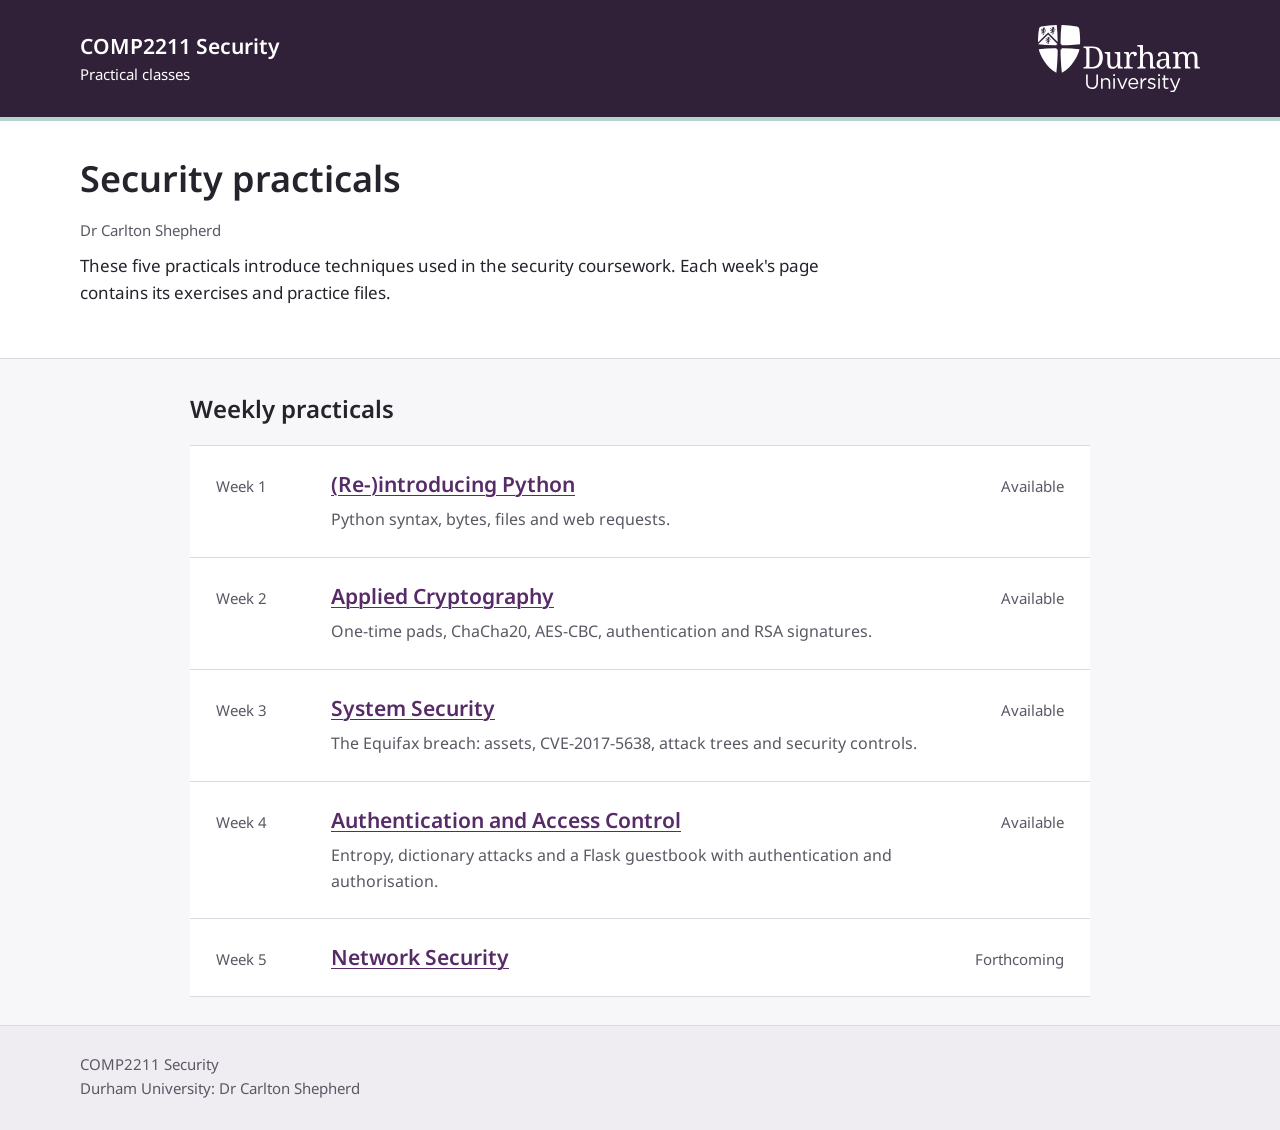
<file: index.html>
<!DOCTYPE html>
<html lang="en-GB">
<head>
<meta charset="utf-8">
<meta name="viewport" content="width=device-width, initial-scale=1">
<meta name="color-scheme" content="light">
<title>Security practicals | COMP2211 Security | Durham University</title>
<link rel="stylesheet" href="assets/style.css">
</head>
<body>
<a class="skip-link" href="#main">Skip to content</a>
<header class="masthead"><div class="wrap">
<div class="brand">COMP2211 Security<small>Practical classes</small></div>

<img class="durham-logo" src="assets/durham-logo.svg" width="162" alt="Durham University">
</div></header>
<main id="main"><section class="hero"><div class="wrap"><h1>Security practicals</h1><p class="course" style="margin-top:18px">Dr Carlton Shepherd</p><p>These five practicals introduce techniques used in the security coursework. Each week's page contains its exercises and practice files.</p></div></section>
<section class="wrap course-index" aria-labelledby="weeks"><h2 id="weeks">Weekly practicals</h2><ol class="week-list"><li><p class="week-label">Week 1</p><div class="week-content"><h3><a href="week1/index.html">(Re-)introducing Python</a></h3><p class="week-description">Python syntax, bytes, files and web requests.</p></div><p class="week-status">Available</p></li>
<li><p class="week-label">Week 2</p><div class="week-content"><h3><a href="week2/index.html">Applied Cryptography</a></h3><p class="week-description">One-time pads, ChaCha20, AES-CBC, authentication and RSA signatures.</p></div><p class="week-status">Available</p></li>
<li><p class="week-label">Week 3</p><div class="week-content"><h3><a href="week3/index.html">System Security</a></h3><p class="week-description">The Equifax breach: assets, CVE-2017-5638, attack trees and security controls.</p></div><p class="week-status">Available</p></li>
<li><p class="week-label">Week 4</p><div class="week-content"><h3><a href="week4/index.html">Authentication and Access Control</a></h3><p class="week-description">Entropy, dictionary attacks and a Flask guestbook with authentication and authorisation.</p></div><p class="week-status">Available</p></li>
<li><p class="week-label">Week 5</p><div class="week-content"><h3><a href="week5/index.html">Network Security</a></h3></div><p class="week-status">Forthcoming</p></li>
</ol></section></main>
<footer><div class="wrap"><p>COMP2211 Security<br>Durham University: Dr Carlton Shepherd</p></div></footer>
</body>
</html>
</file>
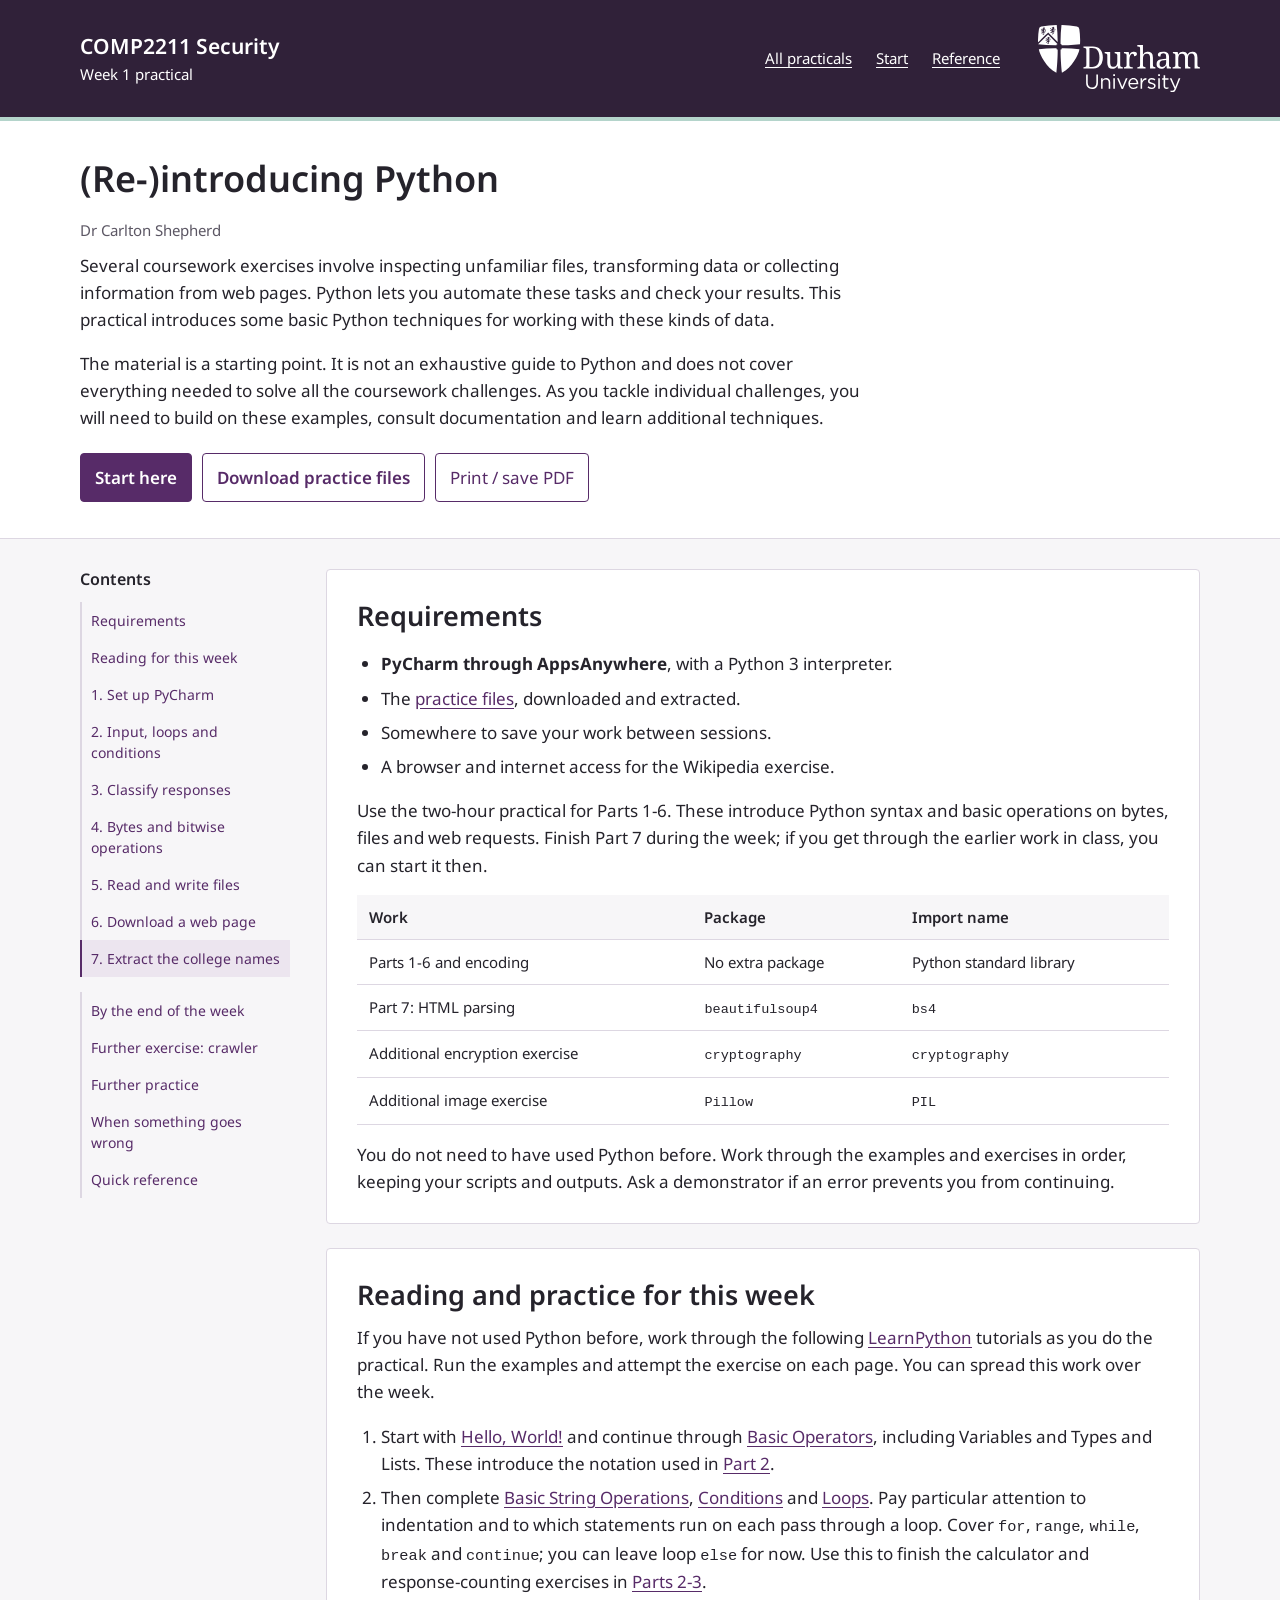
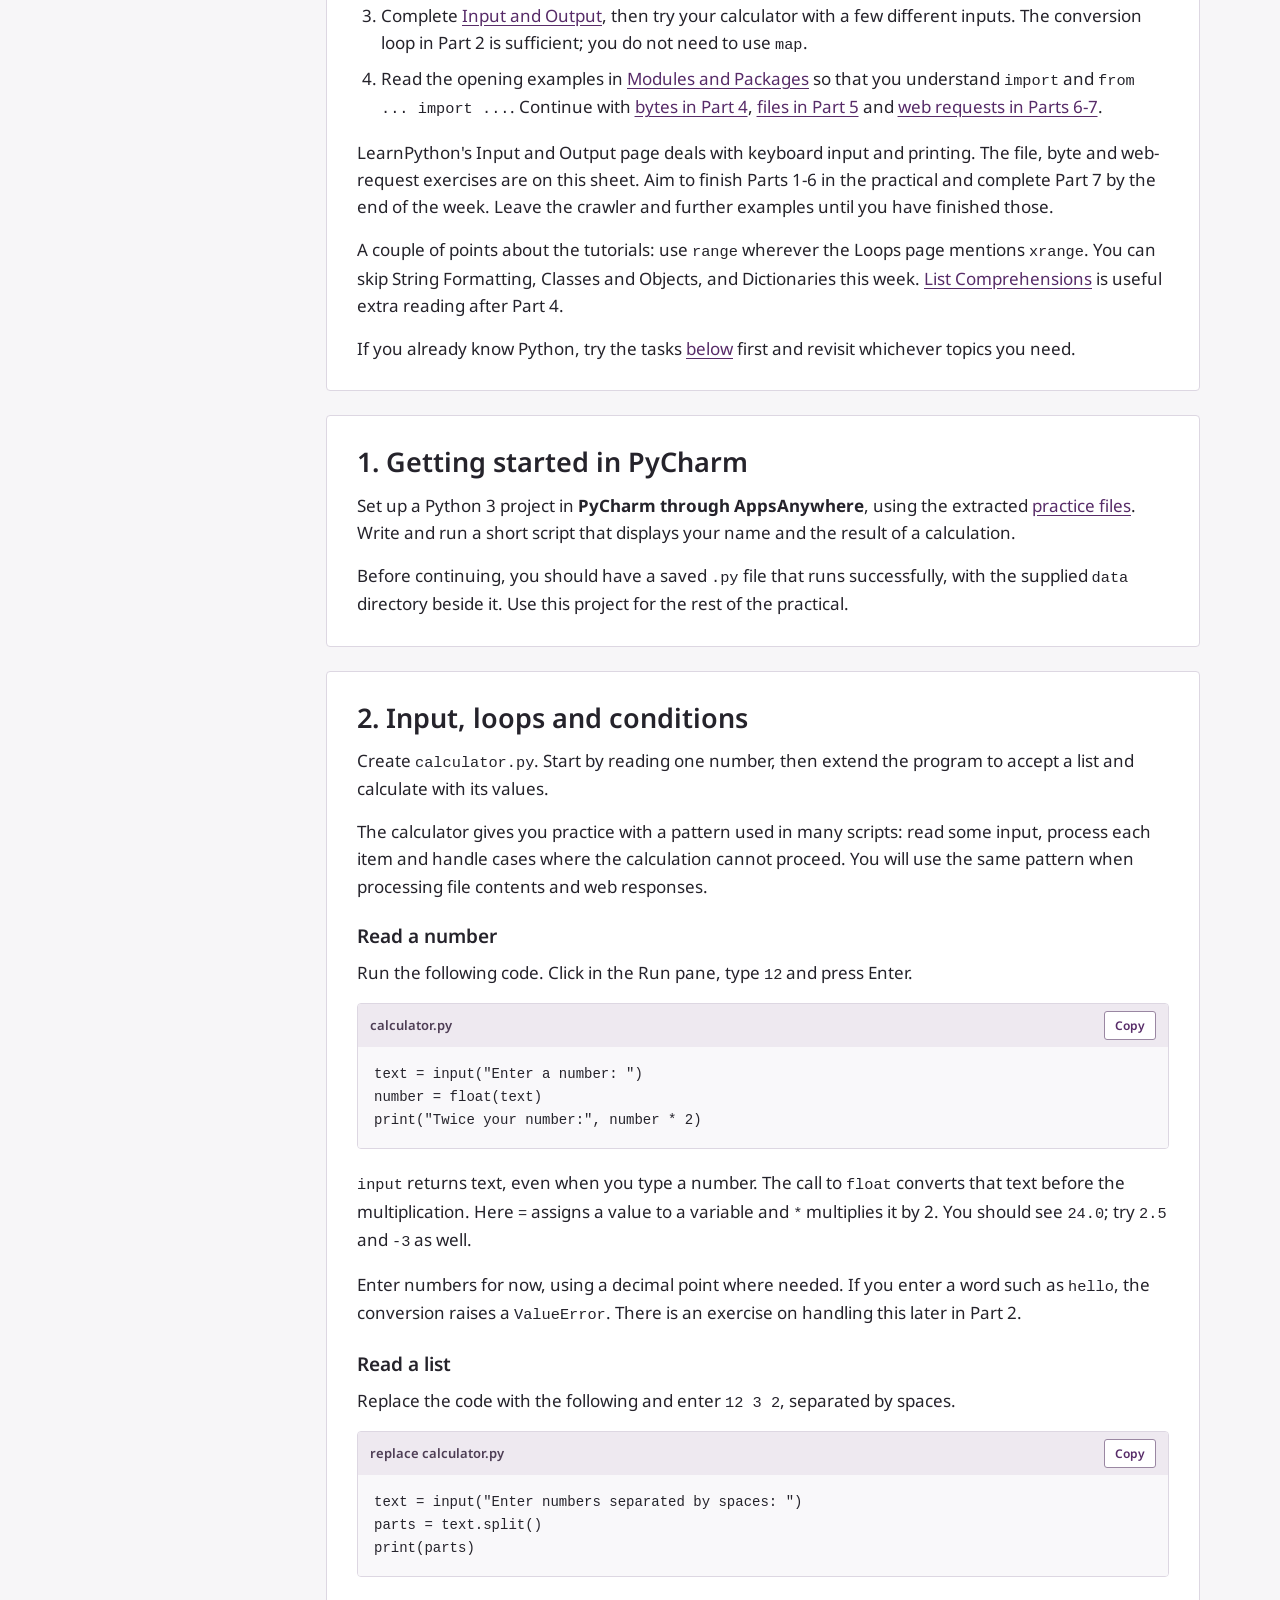
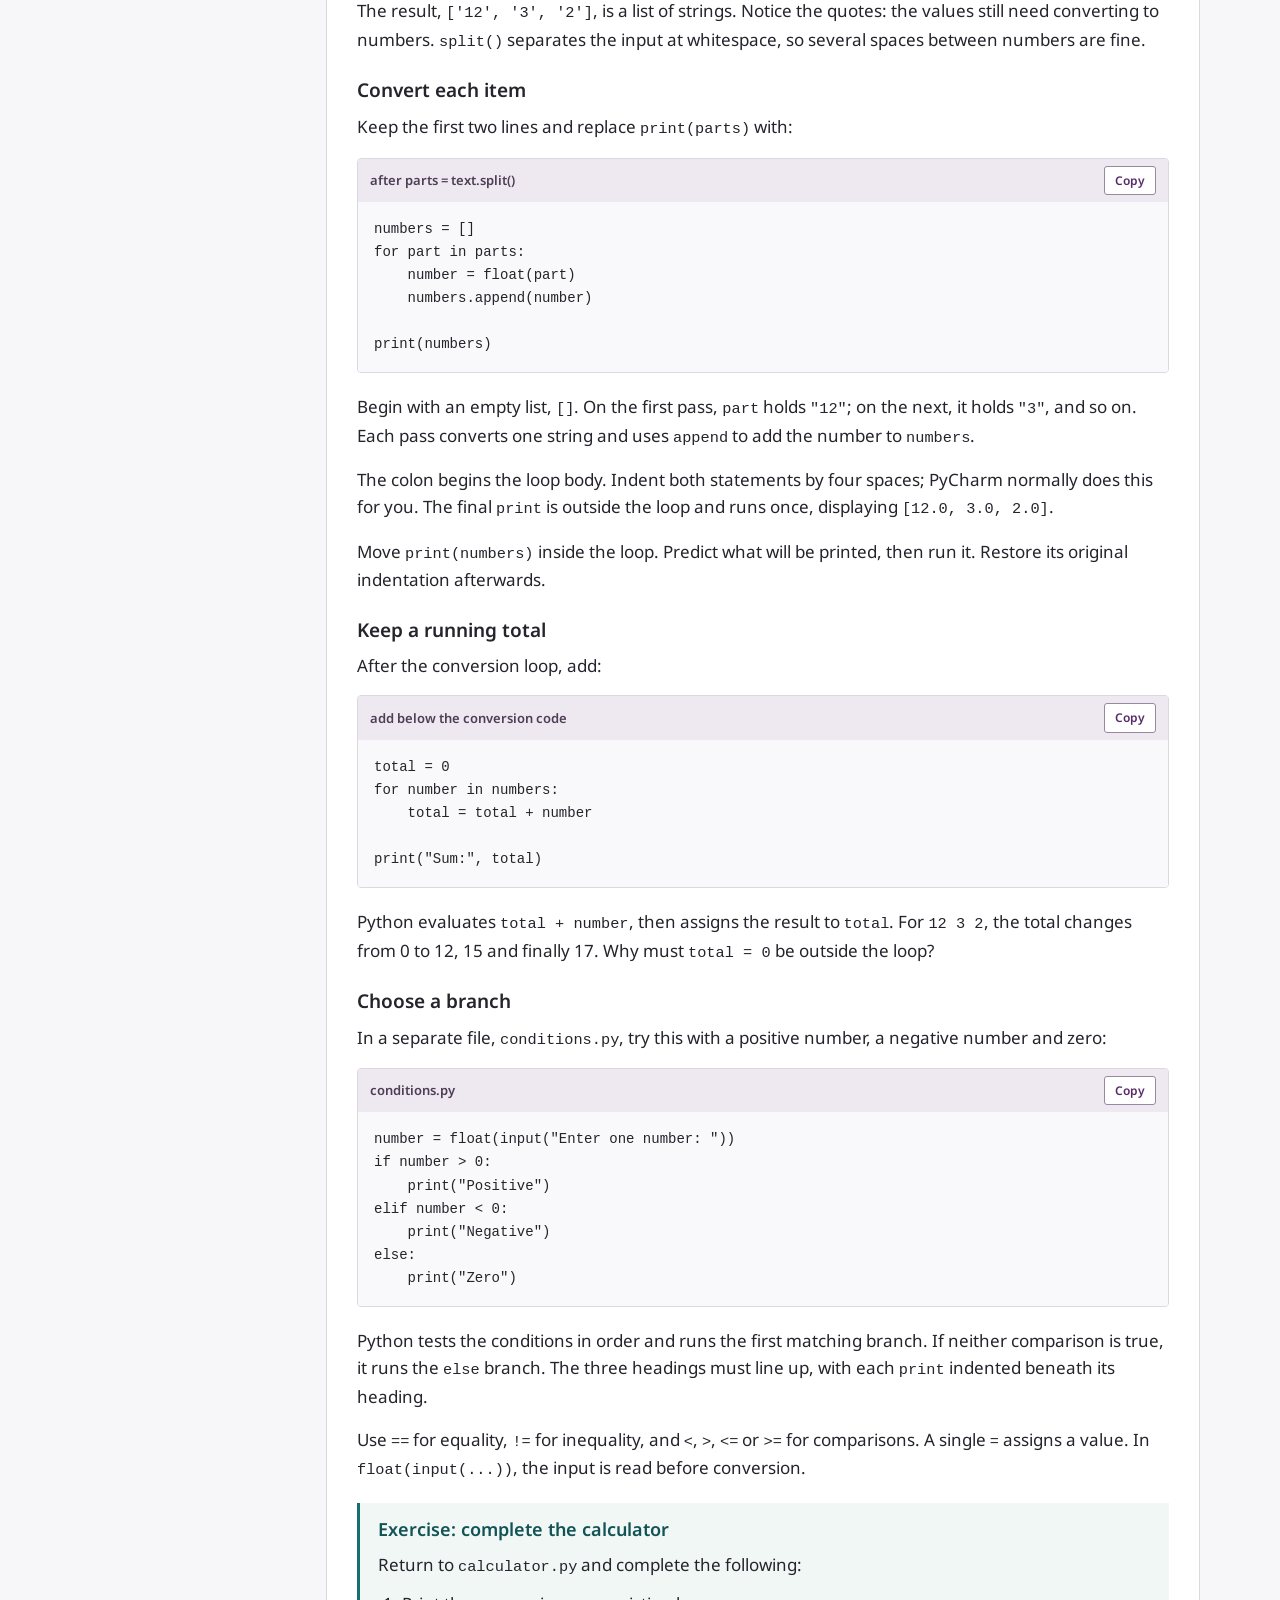
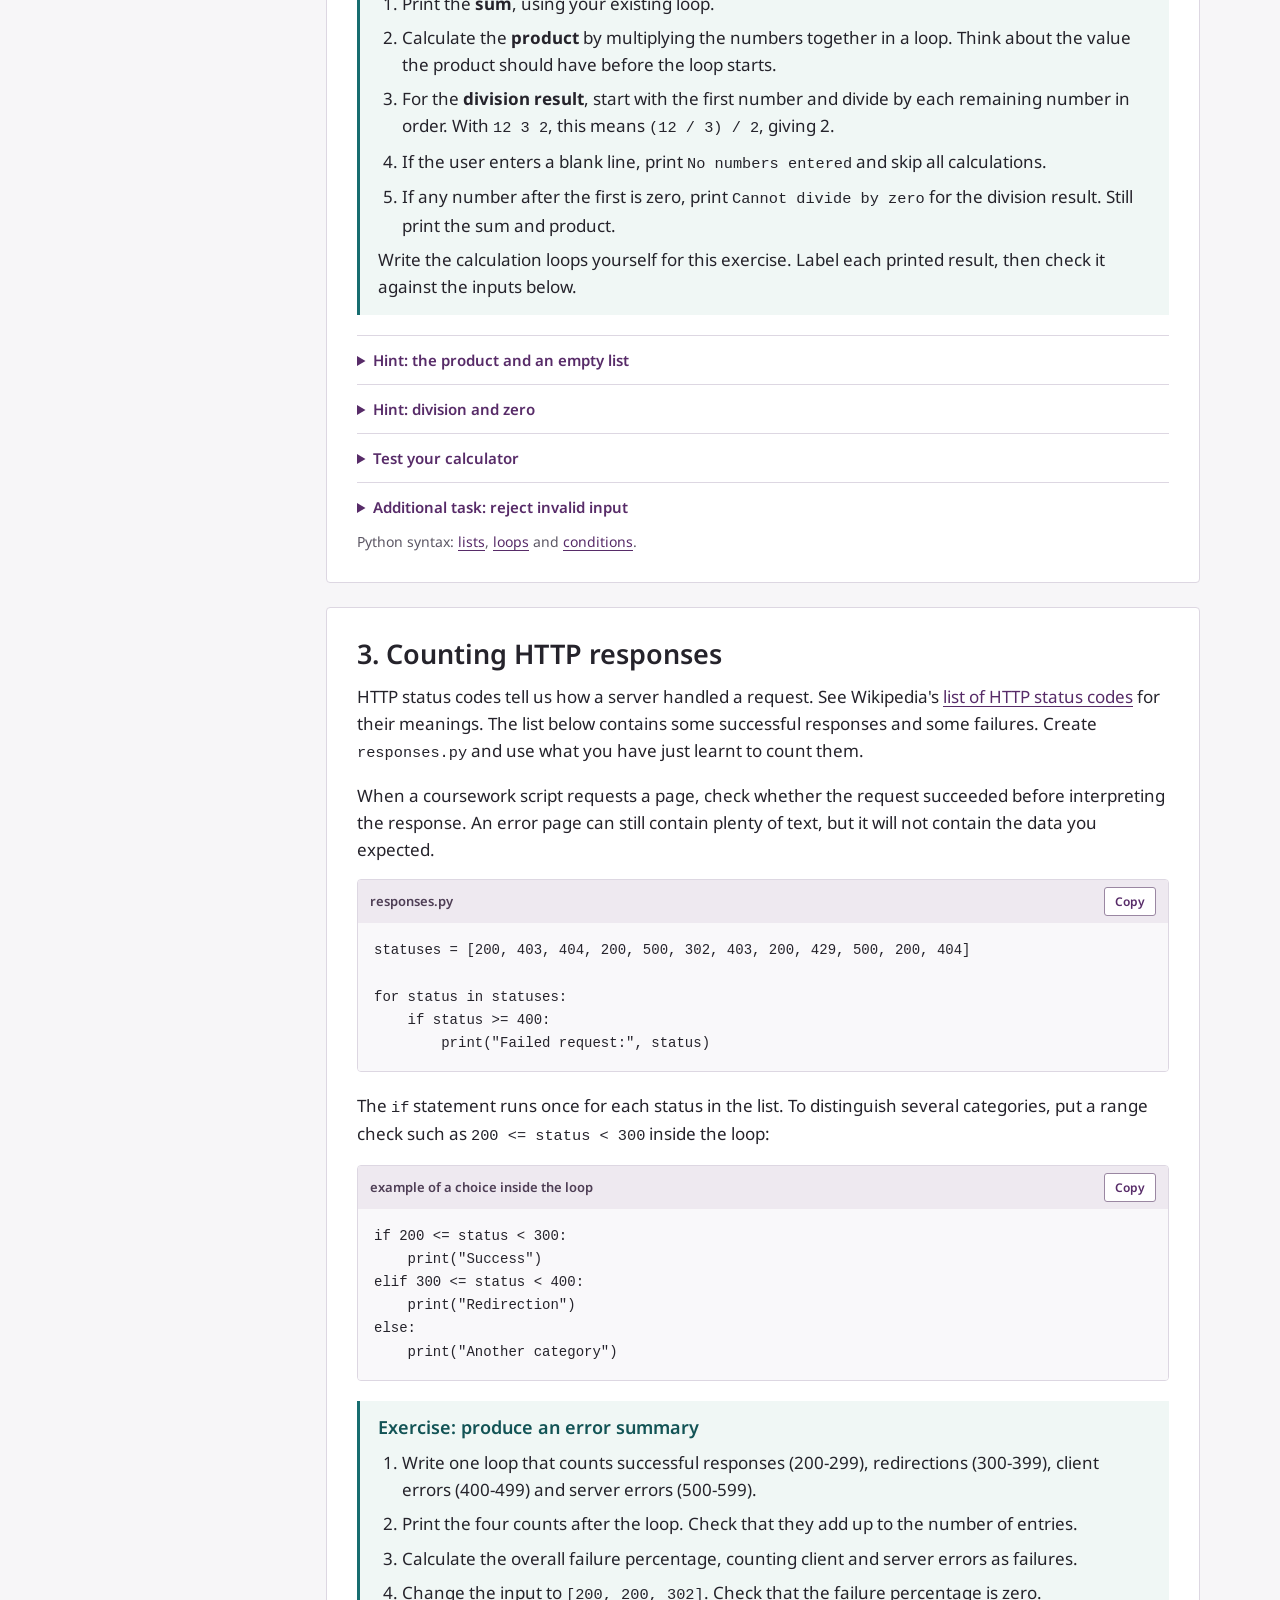
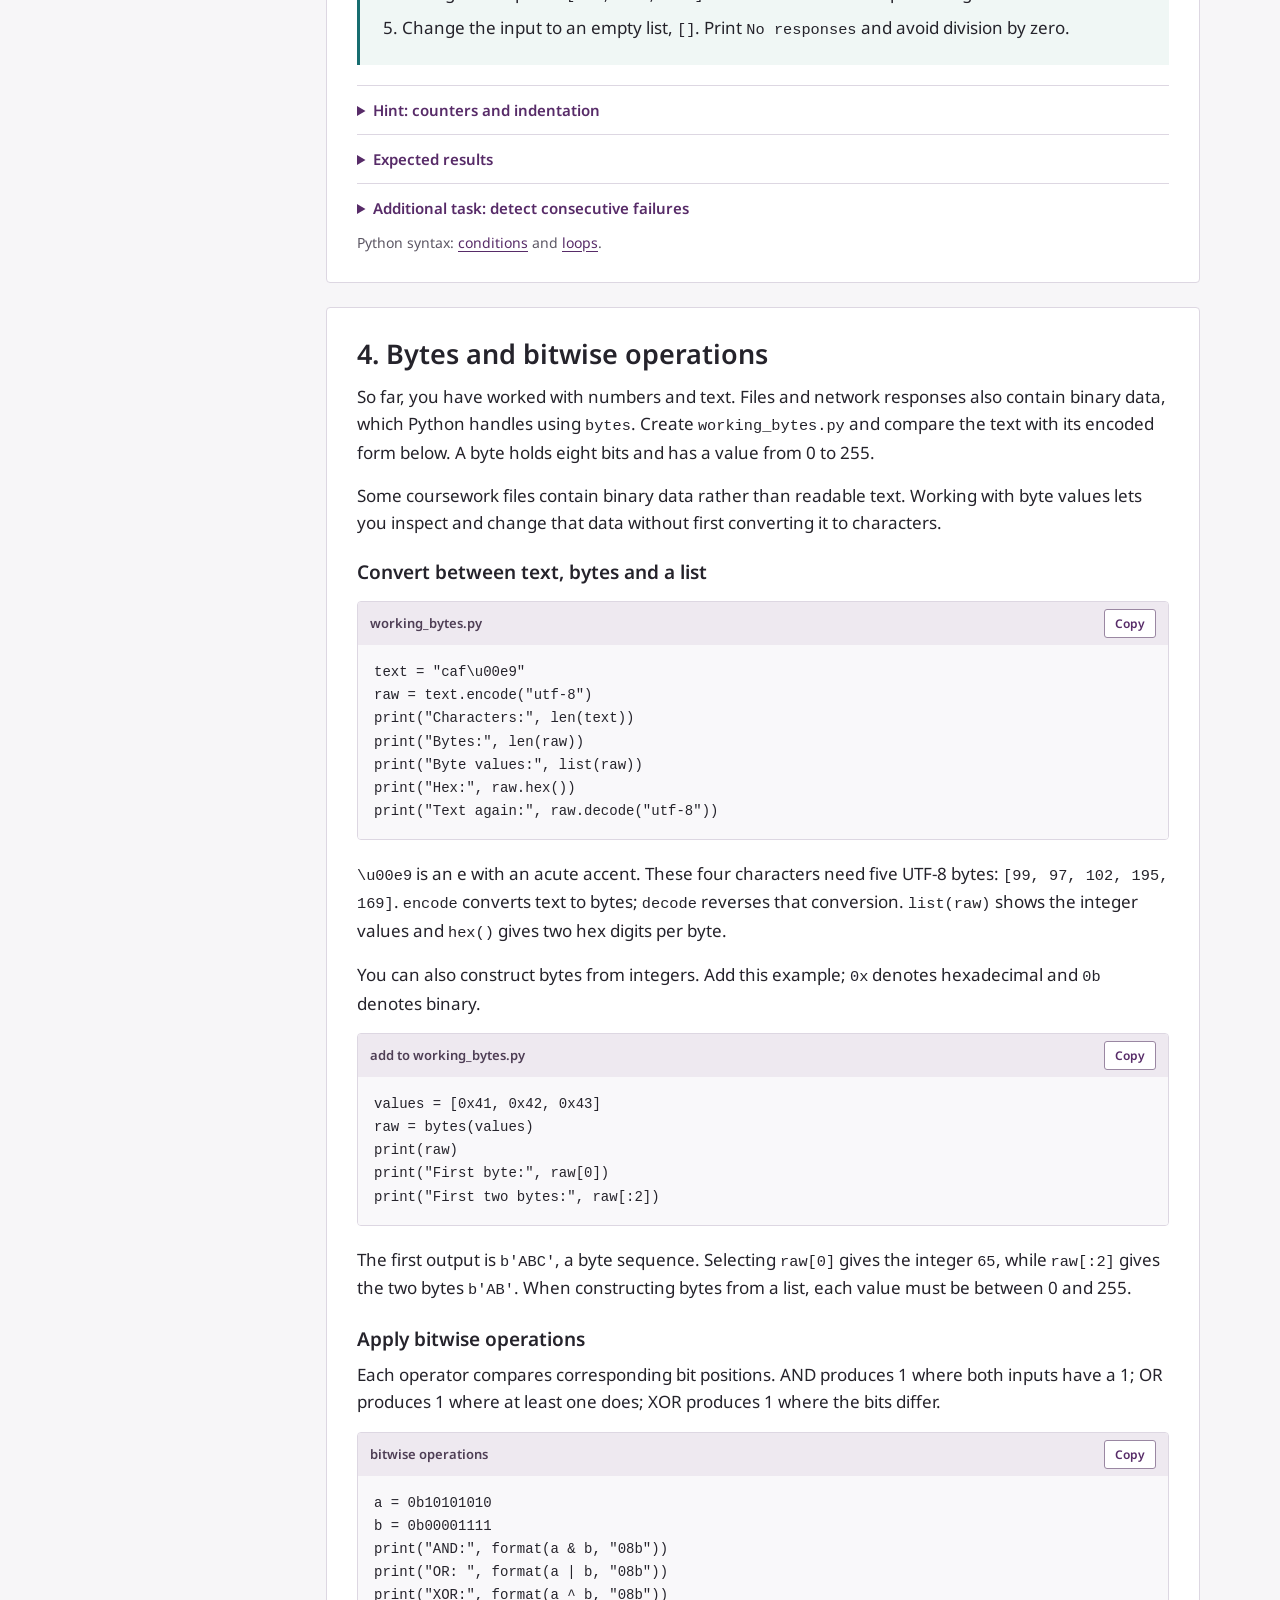
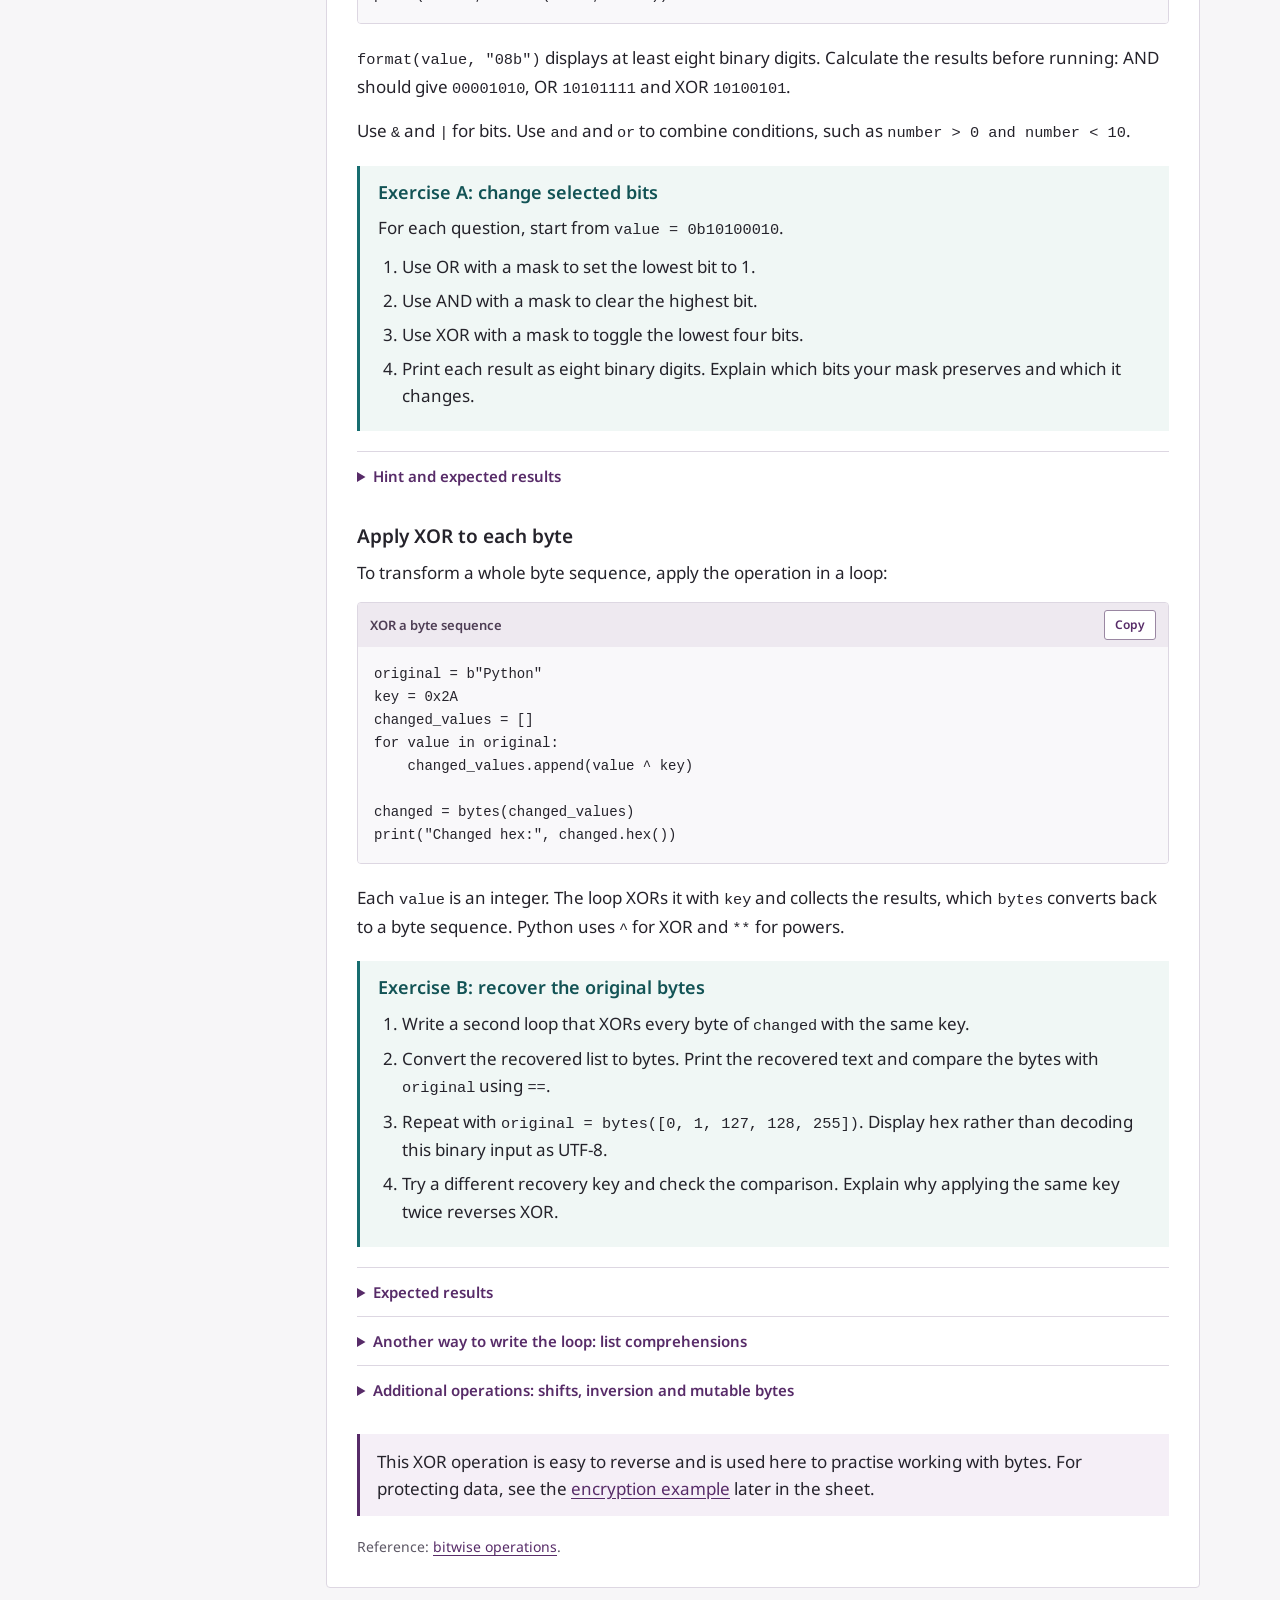
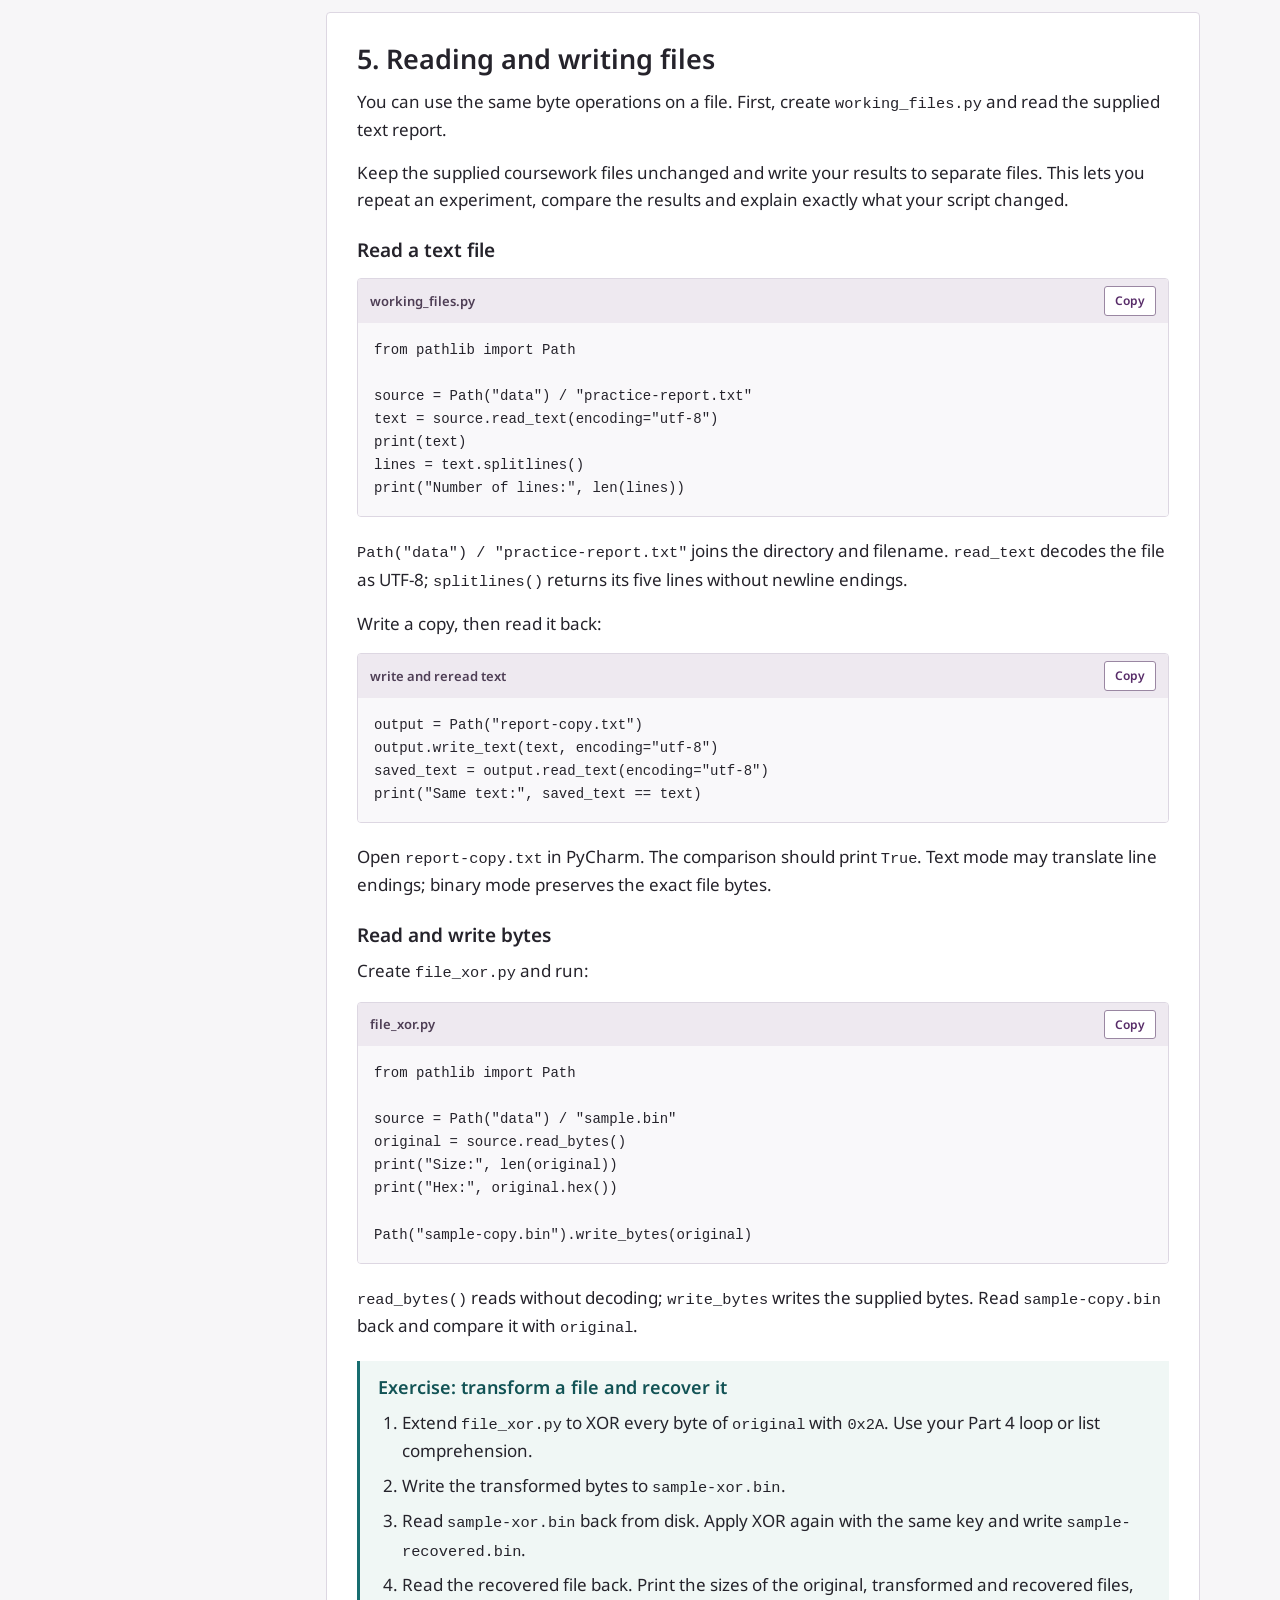
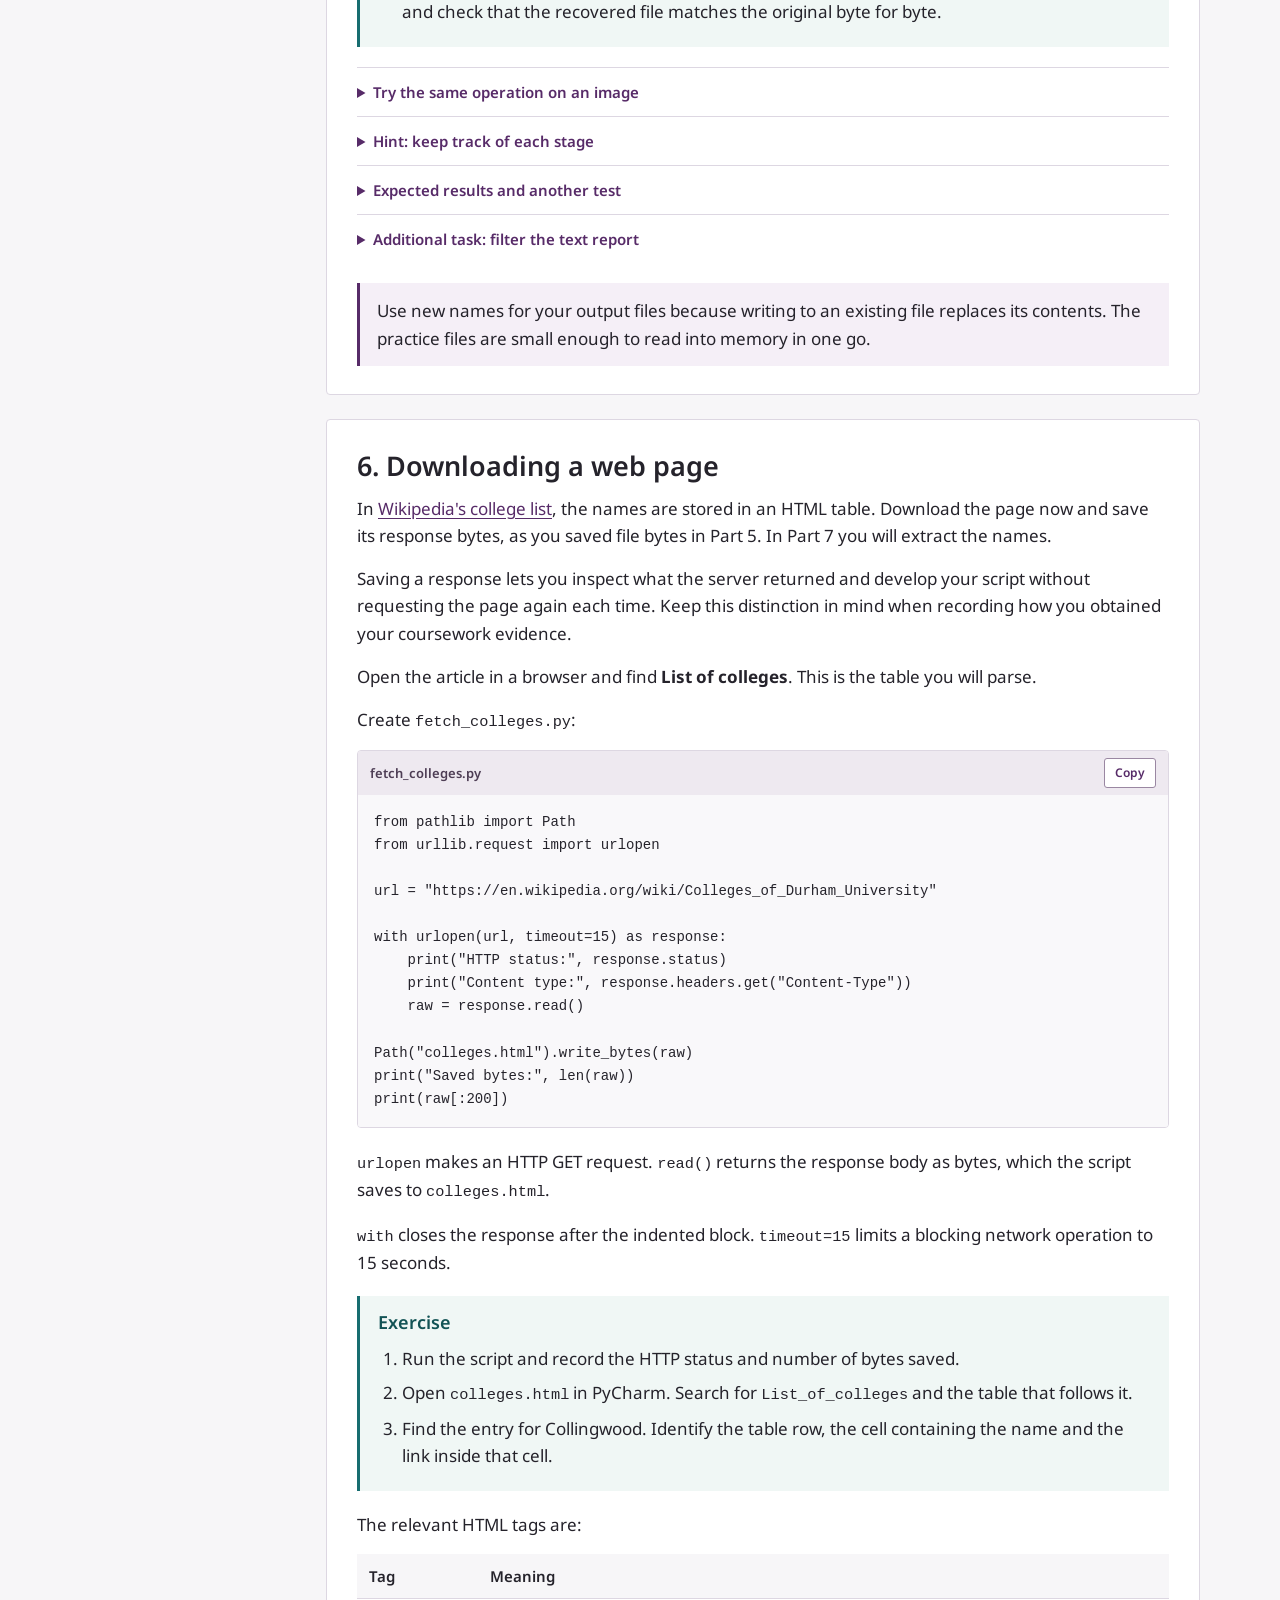
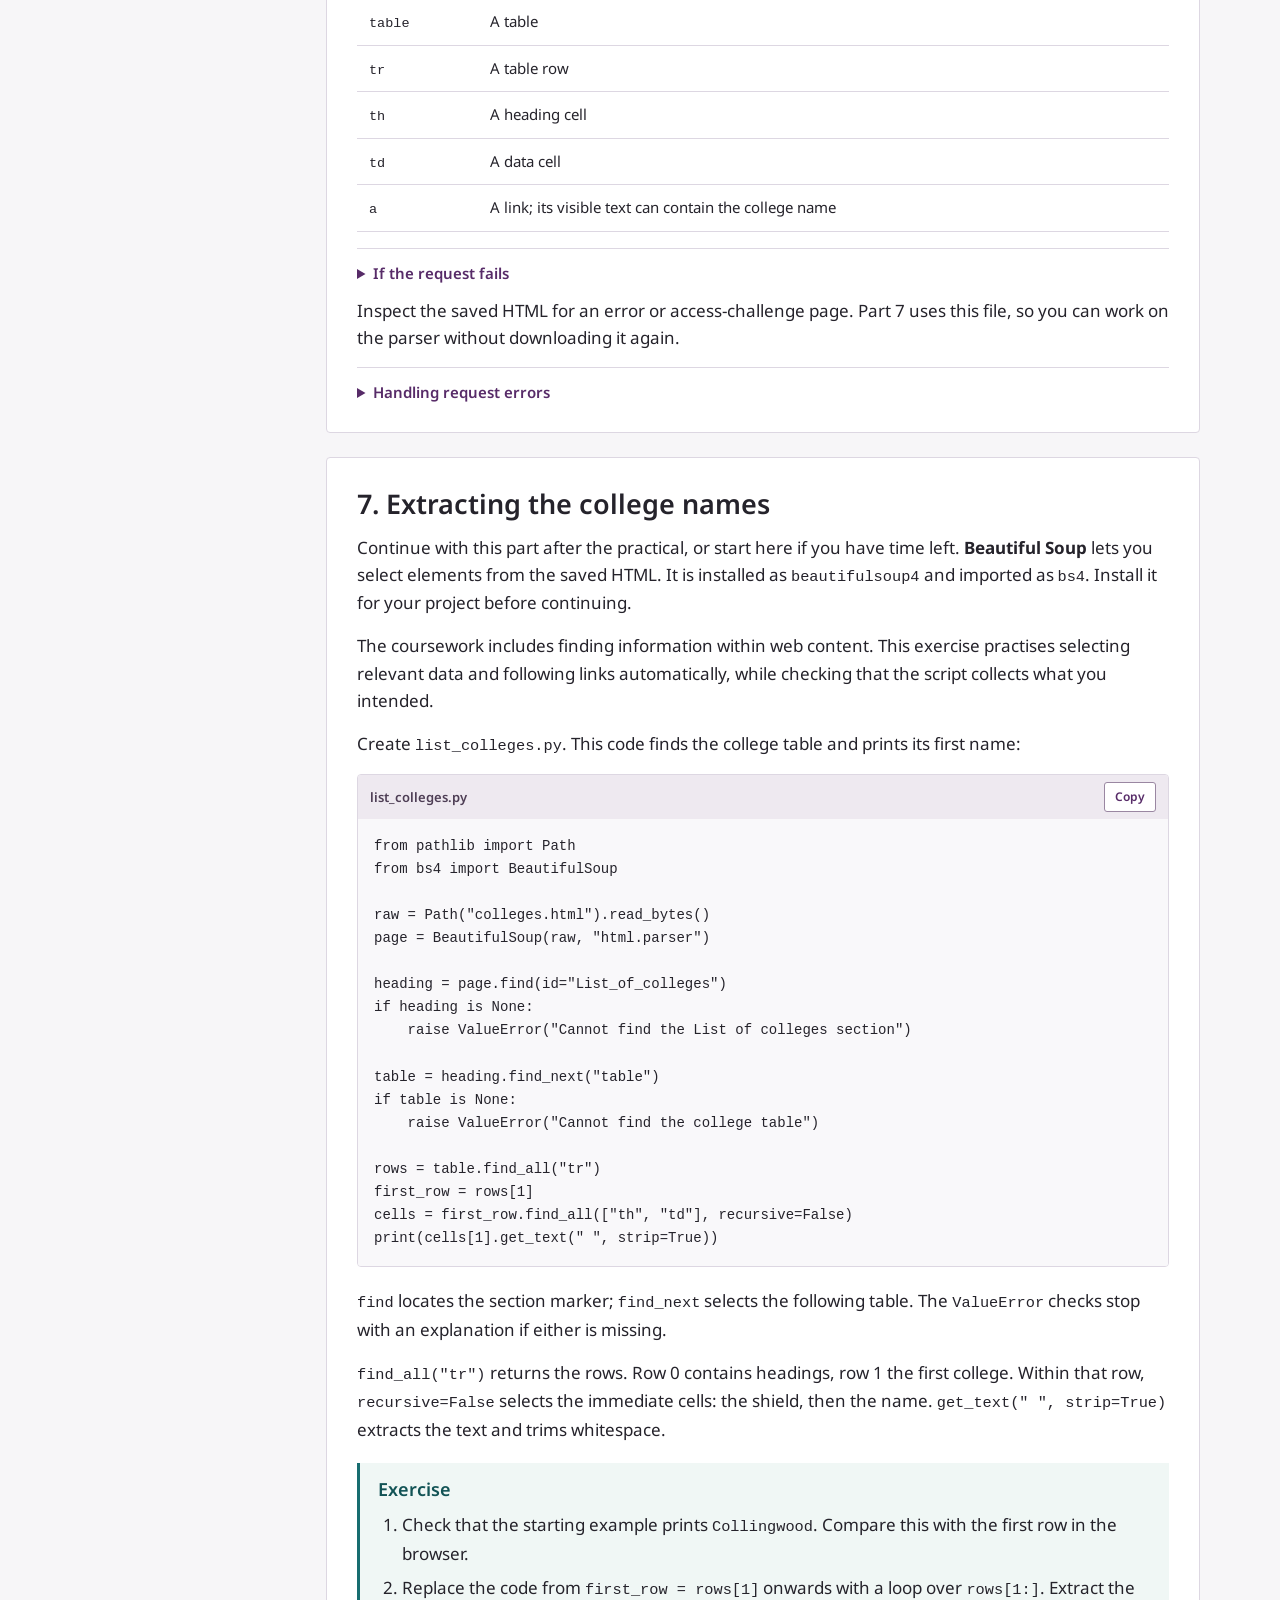
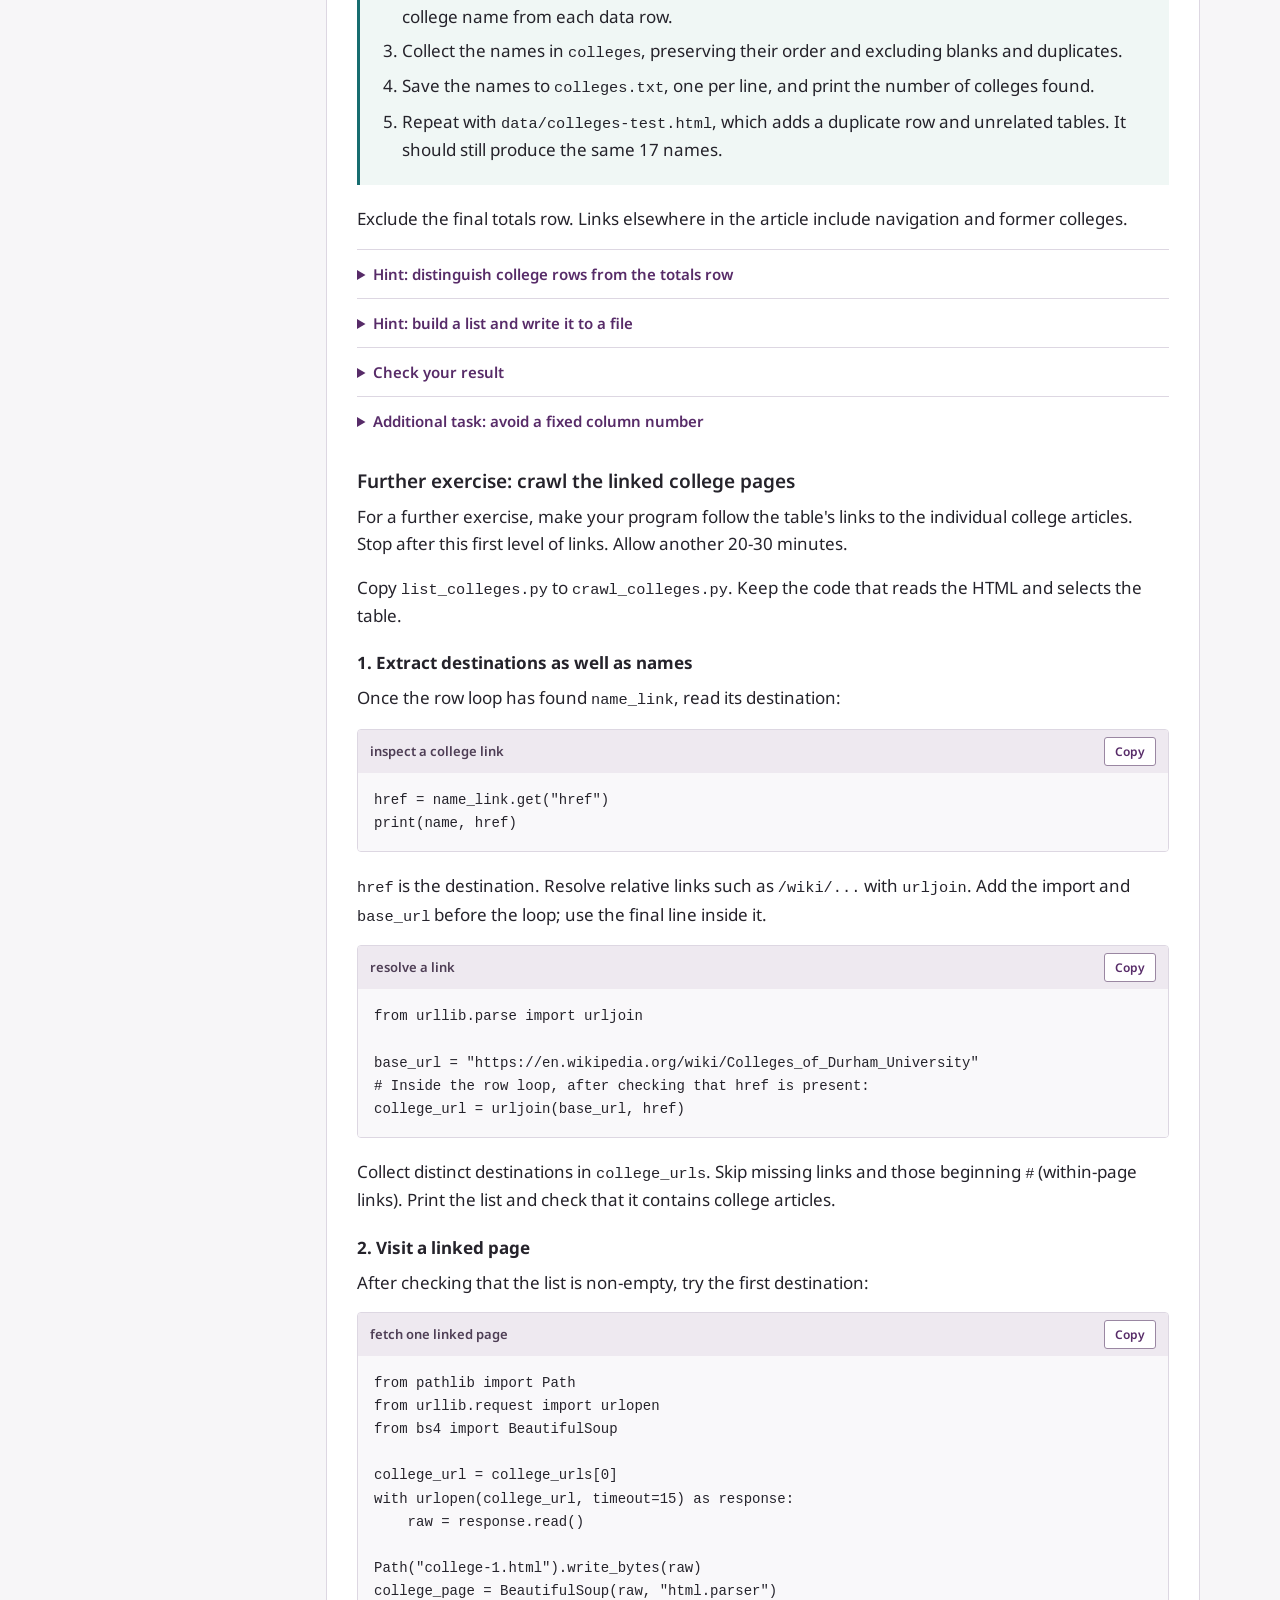
<file: week1/index.html>
<!DOCTYPE html>

<html lang="en-GB"><head><meta charset="utf-8"/><meta content="width=device-width,initial-scale=1" name="viewport"/><meta content="light" name="color-scheme"/><meta content="Week 1 Python practical: input, loops, conditions, bytes, files and web requests, with further exercises for the week." name="description"/><title>Week 1: (Re-)introducing Python | Durham University</title><link href="../assets/style.css" rel="stylesheet"/><script defer="" src="assets/practical.js"></script></head><body>
<a class="skip-link" href="#main">Skip to content</a>
<header class="masthead"><div class="wrap"><div class="brand">COMP2211 Security<small>Week 1 practical</small></div><nav aria-label="Main navigation"><a href="../index.html">All practicals</a><a href="#requirements">Start</a><a href="#reference">Reference</a></nav><img alt="Durham University" class="durham-logo" src="../assets/durham-logo.svg" width="162"/></div></header>
<main id="main"><section class="hero"><div class="wrap"><h1>(Re-)introducing Python</h1><p class="course" style="margin-top:18px">Dr Carlton Shepherd</p><p>Several coursework exercises involve inspecting unfamiliar files, transforming data or collecting information from web pages. Python lets you automate these tasks and check your results. This practical introduces some basic Python techniques for working with these kinds of data.</p><p>The material is a starting point. It is not an exhaustive guide to Python and does not cover everything needed to solve all the coursework challenges. As you tackle individual challenges, you will need to build on these examples, consult documentation and learn additional techniques.</p><div class="actions"><a class="button" href="#requirements">Start here</a><a class="button secondary" download="" href="week1-files.zip">Download practice files</a><button class="button secondary print-button js-only" id="print" type="button">Print / save PDF</button></div></div></section>
<div class="wrap layout"><aside aria-label="Practical contents" class="toc"><h2>Contents</h2><a href="#requirements">Requirements</a><a href="#learnpython">Reading for this week</a><ol>
<li><a href="#part1">1. Set up PyCharm</a></li><li><a href="#part2">2. Input, loops and conditions</a></li><li><a href="#part3">3. Classify responses</a></li><li><a href="#part4">4. Bytes and bitwise operations</a></li><li><a href="#part5">5. Read and write files</a></li><li><a href="#part6">6. Download a web page</a></li><li><a href="#part7">7. Extract the college names</a></li></ol><div class="extra"><a href="#week1-check">By the end of the week</a><a href="#crawler">Further exercise: crawler</a><a href="#worked-examples">Further practice</a><a href="#troubleshooting">When something goes wrong</a><a href="#reference">Quick reference</a></div></aside><div class="content">
<section class="section" id="requirements"><h2>Requirements</h2><ul><li><strong>PyCharm through AppsAnywhere</strong>, with a Python 3 interpreter.</li><li>The <a download="" href="week1-files.zip">practice files</a>, downloaded and extracted.</li><li>Somewhere to save your work between sessions.</li><li>A browser and internet access for the Wikipedia exercise.</li></ul><p>Use the two-hour practical for Parts 1-6. These introduce Python syntax and basic operations on bytes, files and web requests. Finish Part 7 during the week; if you get through the earlier work in class, you can start it then.</p><div class="table-scroll"><table><thead><tr><th scope="col">Work</th><th scope="col">Package</th><th scope="col">Import name</th></tr></thead><tbody><tr><td>Parts 1-6 and encoding</td><td>No extra package</td><td>Python standard library</td></tr><tr><td>Part 7: HTML parsing</td><td><code>beautifulsoup4</code></td><td><code>bs4</code></td></tr><tr><td>Additional encryption exercise</td><td><code>cryptography</code></td><td><code>cryptography</code></td></tr><tr><td>Additional image exercise</td><td><code>Pillow</code></td><td><code>PIL</code></td></tr></tbody></table></div><p>You do not need to have used Python before. Work through the examples and exercises in order, keeping your scripts and outputs. Ask a demonstrator if an error prevents you from continuing.</p></section><section class="section" id="learnpython"><h2>Reading and practice for this week</h2>
<p>If you have not used Python before, work through the following <a href="https://www.learnpython.org/">LearnPython</a> tutorials as you do the practical. Run the examples and attempt the exercise on each page. You can spread this work over the week.</p>
<ol>
<li>Start with <a href="https://www.learnpython.org/en/Hello,_World!">Hello, World!</a> and continue through <a href="https://www.learnpython.org/en/Basic_Operators">Basic Operators</a>, including Variables and Types and Lists. These introduce the notation used in <a href="#part2">Part 2</a>.</li>
<li>Then complete <a href="https://www.learnpython.org/en/Basic_String_Operations">Basic String Operations</a>, <a href="https://www.learnpython.org/en/Conditions">Conditions</a> and <a href="https://www.learnpython.org/en/Loops">Loops</a>. Pay particular attention to indentation and to which statements run on each pass through a loop. Cover <code>for</code>, <code>range</code>, <code>while</code>, <code>break</code> and <code>continue</code>; you can leave loop <code>else</code> for now. Use this to finish the calculator and response-counting exercises in <a href="#part2">Parts 2-3</a>.</li>
<li>Complete <a href="https://www.learnpython.org/en/Input_and_Output">Input and Output</a>, then try your calculator with a few different inputs. The conversion loop in Part 2 is sufficient; you do not need to use <code>map</code>.</li>
<li>Read the opening examples in <a href="https://www.learnpython.org/en/Modules_and_Packages">Modules and Packages</a> so that you understand <code>import</code> and <code>from ... import ...</code>. Continue with <a href="#part4">bytes in Part 4</a>, <a href="#part5">files in Part 5</a> and <a href="#part6">web requests in Parts 6-7</a>.</li>
</ol>
<p>LearnPython's Input and Output page deals with keyboard input and printing. The file, byte and web-request exercises are on this sheet. Aim to finish Parts 1-6 in the practical and complete Part 7 by the end of the week. Leave the crawler and further examples until you have finished those.</p>
<p>A couple of points about the tutorials: use <code>range</code> wherever the Loops page mentions <code>xrange</code>. You can skip String Formatting, Classes and Objects, and Dictionaries this week. <a href="https://www.learnpython.org/en/List_Comprehensions">List Comprehensions</a> is useful extra reading after Part 4.</p>
<p>If you already know Python, try the tasks <a href="#week1-check">below</a> first and revisit whichever topics you need.</p></section>
<section aria-labelledby="title1" class="section" id="part1"><h2 id="title1">1. Getting started in PyCharm</h2>
<p>Set up a Python 3 project in <strong>PyCharm through AppsAnywhere</strong>, using the extracted <a download="" href="week1-files.zip">practice files</a>. Write and run a short script that displays your name and the result of a calculation.</p>
<p>Before continuing, you should have a saved <code>.py</code> file that runs successfully, with the supplied <code>data</code> directory beside it. Use this project for the rest of the practical.</p>
</section>
<section aria-labelledby="title2" class="section" id="part2"><h2 id="title2">2. Input, loops and conditions</h2>
<p>Create <code>calculator.py</code>. Start by reading one number, then extend the program to accept a list and calculate with its values.</p>
<p>The calculator gives you practice with a pattern used in many scripts: read some input, process each item and handle cases where the calculation cannot proceed. You will use the same pattern when processing file contents and web responses.</p>
<h3>Read a number</h3><p>Run the following code. Click in the Run pane, type <code>12</code> and press Enter.</p><div class="codebox"><div class="codebar"><span>calculator.py</span><button aria-label="Copy Python: calculator.py" class="copy js-only" type="button">Copy</button></div><pre tabindex="0"><code>text = input("Enter a number: ")
number = float(text)
print("Twice your number:", number * 2)</code></pre></div>
<p><code>input</code> returns text, even when you type a number. The call to <code>float</code> converts that text before the multiplication. Here <code>=</code> assigns a value to a variable and <code>*</code> multiplies it by 2. You should see <code>24.0</code>; try <code>2.5</code> and <code>-3</code> as well.</p>
<p>Enter numbers for now, using a decimal point where needed. If you enter a word such as <code>hello</code>, the conversion raises a <code>ValueError</code>. There is an exercise on handling this later in Part 2.</p>
<h3>Read a list</h3><p>Replace the code with the following and enter <code>12 3 2</code>, separated by spaces.</p><div class="codebox"><div class="codebar"><span>replace calculator.py</span><button aria-label="Copy Python: replace calculator.py" class="copy js-only" type="button">Copy</button></div><pre tabindex="0"><code>text = input("Enter numbers separated by spaces: ")
parts = text.split()
print(parts)</code></pre></div>
<p>The result, <code>['12', '3', '2']</code>, is a list of strings. Notice the quotes: the values still need converting to numbers. <code>split()</code> separates the input at whitespace, so several spaces between numbers are fine.</p>
<h3>Convert each item</h3><p>Keep the first two lines and replace <code>print(parts)</code> with:</p><div class="codebox"><div class="codebar"><span>after parts = text.split()</span><button aria-label="Copy Python: after parts = text.split()" class="copy js-only" type="button">Copy</button></div><pre tabindex="0"><code>numbers = []
for part in parts:
    number = float(part)
    numbers.append(number)

print(numbers)</code></pre></div>
<p>Begin with an empty list, <code>[]</code>. On the first pass, <code>part</code> holds <code>"12"</code>; on the next, it holds <code>"3"</code>, and so on. Each pass converts one string and uses <code>append</code> to add the number to <code>numbers</code>.</p>
<p>The colon begins the loop body. Indent both statements by four spaces; PyCharm normally does this for you. The final <code>print</code> is outside the loop and runs once, displaying <code>[12.0, 3.0, 2.0]</code>.</p>
<p>Move <code>print(numbers)</code> inside the loop. Predict what will be printed, then run it. Restore its original indentation afterwards.</p>
<h3>Keep a running total</h3><p>After the conversion loop, add:</p><div class="codebox"><div class="codebar"><span>add below the conversion code</span><button aria-label="Copy Python: add below the conversion code" class="copy js-only" type="button">Copy</button></div><pre tabindex="0"><code>total = 0
for number in numbers:
    total = total + number

print("Sum:", total)</code></pre></div>
<p>Python evaluates <code>total + number</code>, then assigns the result to <code>total</code>. For <code>12 3 2</code>, the total changes from 0 to 12, 15 and finally 17. Why must <code>total = 0</code> be outside the loop?</p>
<h3>Choose a branch</h3><p>In a separate file, <code>conditions.py</code>, try this with a positive number, a negative number and zero:</p><div class="codebox"><div class="codebar"><span>conditions.py</span><button aria-label="Copy Python: conditions.py" class="copy js-only" type="button">Copy</button></div><pre tabindex="0"><code>number = float(input("Enter one number: "))
if number &gt; 0:
    print("Positive")
elif number &lt; 0:
    print("Negative")
else:
    print("Zero")</code></pre></div>
<p>Python tests the conditions in order and runs the first matching branch. If neither comparison is true, it runs the <code>else</code> branch. The three headings must line up, with each <code>print</code> indented beneath its heading.</p>
<p>Use <code>==</code> for equality, <code>!=</code> for inequality, and <code>&lt;</code>, <code>&gt;</code>, <code>&lt;=</code> or <code>&gt;=</code> for comparisons. A single <code>=</code> assigns a value. In <code>float(input(...))</code>, the input is read before conversion.</p>
<div class="task"><h3>Exercise: complete the calculator</h3><p>Return to <code>calculator.py</code> and complete the following:</p><ol>
<li>Print the <strong>sum</strong>, using your existing loop.</li>
<li>Calculate the <strong>product</strong> by multiplying the numbers together in a loop. Think about the value the product should have before the loop starts.</li>
<li>For the <strong>division result</strong>, start with the first number and divide by each remaining number in order. With <code>12 3 2</code>, this means <code>(12 / 3) / 2</code>, giving 2.</li>
<li>If the user enters a blank line, print <code>No numbers entered</code> and skip all calculations.</li>
<li>If any number after the first is zero, print <code>Cannot divide by zero</code> for the division result. Still print the sum and product.</li>
</ol><p>Write the calculation loops yourself for this exercise. Label each printed result, then check it against the inputs below.</p></div>
<details><summary>Hint: the product and an empty list</summary><p>Start the product at 1. A starting value of zero would make every result zero. Check <code>len(numbers) == 0</code> first; put the calculations in its <code>else</code> branch.</p></details>
<details><summary>Hint: division and zero</summary><p>After checking for empty input, use <code>numbers[0]</code> for the first number and <code>numbers[1:]</code> for the rest. List positions start at zero.</p><p>Set <code>divisors = numbers[1:]</code>. If <code>0 in divisors</code>, report the division error. Otherwise, start with <code>numbers[0]</code> and divide by each item using <code>/</code>.</p><p>The first number may be zero. With only one number, there are no divisions to perform.</p></details>
<details><summary>Test your calculator</summary><div class="table-scroll"><table><thead><tr><th scope="col">Input</th><th scope="col">Sum</th><th scope="col">Product</th><th scope="col">Division</th></tr></thead><tbody>
<tr><td><code>12 3 2</code></td><td>17</td><td>72</td><td>2</td></tr>
<tr><td><code>2.5 -2 4</code></td><td>4.5</td><td>-20</td><td>-0.3125</td></tr>
<tr><td><code>5</code></td><td>5</td><td>5</td><td>5</td></tr>
<tr><td><code>8 0 2</code></td><td>10</td><td>0</td><td>Cannot divide by zero</td></tr>
<tr><td><code>0 2 4</code></td><td>6</td><td>0</td><td>0</td></tr>
<tr><td>Blank line</td><td colspan="3">No numbers entered</td></tr>
</tbody></table></div><p><code>17.0</code> is fine in place of <code>17</code>. Try extra spaces too. Why can reordering the input change the division result?</p></details>
<details><summary>Additional task: reject invalid input</summary><p>For <code>12 hello 3</code>, catch <code>ValueError</code> and print an explanation without calculating from the incomplete list. See <a href="#request-errors">the exception example</a> for <code>try</code> and <code>except</code> syntax.</p></details>
<p class="reading-link">Python syntax: <a href="https://www.learnpython.org/en/Lists">lists</a>, <a href="https://www.learnpython.org/en/Loops">loops</a> and <a href="https://www.learnpython.org/en/Conditions">conditions</a>.</p>
</section>
<section aria-labelledby="title3" class="section" id="part3"><h2 id="title3">3. Counting HTTP responses</h2><p>HTTP status codes tell us how a server handled a request. See Wikipedia's <a href="https://en.wikipedia.org/wiki/List_of_HTTP_status_codes">list of HTTP status codes</a> for their meanings. The list below contains some successful responses and some failures. Create <code>responses.py</code> and use what you have just learnt to count them.</p>
<p>When a coursework script requests a page, check whether the request succeeded before interpreting the response. An error page can still contain plenty of text, but it will not contain the data you expected.</p><div class="codebox"><div class="codebar"><span>responses.py</span><button aria-label="Copy Python: responses.py" class="copy js-only" type="button">Copy</button></div><pre tabindex="0"><code>statuses = [200, 403, 404, 200, 500, 302, 403, 200, 429, 500, 200, 404]

for status in statuses:
    if status &gt;= 400:
        print("Failed request:", status)</code></pre></div><p>The <code>if</code> statement runs once for each status in the list. To distinguish several categories, put a range check such as <code>200 &lt;= status &lt; 300</code> inside the loop:</p><div class="codebox"><div class="codebar"><span>example of a choice inside the loop</span><button aria-label="Copy Python: example of a choice inside the loop" class="copy js-only" type="button">Copy</button></div><pre tabindex="0"><code>if 200 &lt;= status &lt; 300:
    print("Success")
elif 300 &lt;= status &lt; 400:
    print("Redirection")
else:
    print("Another category")</code></pre></div><div class="task"><h3>Exercise: produce an error summary</h3><ol><li>Write one loop that counts successful responses (200-299), redirections (300-399), client errors (400-499) and server errors (500-599).</li><li>Print the four counts after the loop. Check that they add up to the number of entries.</li><li>Calculate the overall failure percentage, counting client and server errors as failures.</li><li>Change the input to <code>[200, 200, 302]</code>. Check that the failure percentage is zero.</li><li>Change the input to an empty list, <code>[]</code>. Print <code>No responses</code> and avoid division by zero.</li></ol></div><details><summary>Hint: counters and indentation</summary><p>Initialise four counters before the loop. Increase the matching one, for example <code>client_errors = client_errors + 1</code>. Print the results afterwards. Check <code>len(statuses)</code> before dividing.</p></details><details><summary>Expected results</summary><p>For the supplied list: 12 responses, 4 successes, 1 redirection, 5 client errors and 2 server errors. There are 7 failed responses, or <code>58.33%</code>. The three-response test gives 2 successes, 1 redirection and no failures.</p></details><details><summary>Additional task: detect consecutive failures</summary><p>Find the longest uninterrupted run of statuses of 400 or above. Keep a current-run counter and a largest-run counter. Reset the current run on a non-failure. The supplied list has a longest run of 2. Check <code>[500, 403, 404, 200, 500]</code>, which should give 3.</p></details><p class="reading-link">Python syntax: <a href="https://www.learnpython.org/en/Conditions">conditions</a> and <a href="https://www.learnpython.org/en/Loops">loops</a>.</p></section>
<section aria-labelledby="title4" class="section" id="part4"><h2 id="title4">4. Bytes and bitwise operations</h2><p>So far, you have worked with numbers and text. Files and network responses also contain binary data, which Python handles using <code>bytes</code>. Create <code>working_bytes.py</code> and compare the text with its encoded form below. A byte holds eight bits and has a value from 0 to 255.</p>
<p>Some coursework files contain binary data rather than readable text. Working with byte values lets you inspect and change that data without first converting it to characters.</p>
<h3>Convert between text, bytes and a list</h3><div class="codebox"><div class="codebar"><span>working_bytes.py</span><button aria-label="Copy Python: working_bytes.py" class="copy js-only" type="button">Copy</button></div><pre tabindex="0"><code>text = "caf\u00e9"
raw = text.encode("utf-8")
print("Characters:", len(text))
print("Bytes:", len(raw))
print("Byte values:", list(raw))
print("Hex:", raw.hex())
print("Text again:", raw.decode("utf-8"))</code></pre></div>
<p><code>\u00e9</code> is an e with an acute accent. These four characters need five UTF-8 bytes: <code>[99, 97, 102, 195, 169]</code>. <code>encode</code> converts text to bytes; <code>decode</code> reverses that conversion. <code>list(raw)</code> shows the integer values and <code>hex()</code> gives two hex digits per byte.</p>
<p>You can also construct bytes from integers. Add this example; <code>0x</code> denotes hexadecimal and <code>0b</code> denotes binary.</p><div class="codebox"><div class="codebar"><span>add to working_bytes.py</span><button aria-label="Copy Python: add to working_bytes.py" class="copy js-only" type="button">Copy</button></div><pre tabindex="0"><code>values = [0x41, 0x42, 0x43]
raw = bytes(values)
print(raw)
print("First byte:", raw[0])
print("First two bytes:", raw[:2])</code></pre></div>
<p>The first output is <code>b'ABC'</code>, a byte sequence. Selecting <code>raw[0]</code> gives the integer <code>65</code>, while <code>raw[:2]</code> gives the two bytes <code>b'AB'</code>. When constructing bytes from a list, each value must be between 0 and 255.</p>
<h3>Apply bitwise operations</h3><p>Each operator compares corresponding bit positions. AND produces 1 where both inputs have a 1; OR produces 1 where at least one does; XOR produces 1 where the bits differ.</p><div class="codebox"><div class="codebar"><span>bitwise operations</span><button aria-label="Copy Python: bitwise operations" class="copy js-only" type="button">Copy</button></div><pre tabindex="0"><code>a = 0b10101010
b = 0b00001111
print("AND:", format(a &amp; b, "08b"))
print("OR: ", format(a | b, "08b"))
print("XOR:", format(a ^ b, "08b"))</code></pre></div>
<p><code>format(value, "08b")</code> displays at least eight binary digits. Calculate the results before running: AND should give <code>00001010</code>, OR <code>10101111</code> and XOR <code>10100101</code>.</p>
<p>Use <code>&amp;</code> and <code>|</code> for bits. Use <code>and</code> and <code>or</code> to combine conditions, such as <code>number &gt; 0 and number &lt; 10</code>.</p>
<div class="task"><h3>Exercise A: change selected bits</h3><p>For each question, start from <code>value = 0b10100010</code>.</p><ol><li>Use OR with a mask to set the lowest bit to 1.</li><li>Use AND with a mask to clear the highest bit.</li><li>Use XOR with a mask to toggle the lowest four bits.</li><li>Print each result as eight binary digits. Explain which bits your mask preserves and which it changes.</li></ol></div>
<details><summary>Hint and expected results</summary><p>A <strong>mask</strong> is a value whose bit pattern selects positions. Use <code>0b00000001</code>, <code>0b01111111</code> and <code>0b00001111</code>, respectively. The results are <code>10100011</code>, <code>00100010</code> and <code>10101101</code>.</p></details>
<h3>Apply XOR to each byte</h3><p>To transform a whole byte sequence, apply the operation in a loop:</p><div class="codebox"><div class="codebar"><span>XOR a byte sequence</span><button aria-label="Copy Python: XOR a byte sequence" class="copy js-only" type="button">Copy</button></div><pre tabindex="0"><code>original = b"Python"
key = 0x2A
changed_values = []
for value in original:
    changed_values.append(value ^ key)

changed = bytes(changed_values)
print("Changed hex:", changed.hex())</code></pre></div>
<p>Each <code>value</code> is an integer. The loop XORs it with <code>key</code> and collects the results, which <code>bytes</code> converts back to a byte sequence. Python uses <code>^</code> for XOR and <code>**</code> for powers.</p>
<div class="task"><h3>Exercise B: recover the original bytes</h3><ol><li>Write a second loop that XORs every byte of <code>changed</code> with the same key.</li><li>Convert the recovered list to bytes. Print the recovered text and compare the bytes with <code>original</code> using <code>==</code>.</li><li>Repeat with <code>original = bytes([0, 1, 127, 128, 255])</code>. Display hex rather than decoding this binary input as UTF-8.</li><li>Try a different recovery key and check the comparison. Explain why applying the same key twice reverses XOR.</li></ol></div>
<details><summary>Expected results</summary><p><code>b"Python"</code> becomes hex <code>7a535e424544</code>. Applying <code>0x2A</code> again recovers the original bytes and the comparison prints <code>True</code>. For the five-byte binary input, the transformed hex is <code>2a2b55aad5</code>. Recovery should still be exact.</p></details>
<details><summary>Another way to write the loop: list comprehensions</summary><p>The list-building loop can also be written as a <strong>list comprehension</strong>:</p><div class="codebox"><div class="codebar"><span>equivalent list comprehension</span><button aria-label="Copy Python: equivalent list comprehension" class="copy js-only" type="button">Copy</button></div><pre tabindex="0"><code>changed_values = [value ^ key for value in original]
changed = bytes(changed_values)</code></pre></div>
<p>The expression before <code>for</code> supplies each new item. Check that this produces the same result as the loop, then rewrite the recovery loop in the same form.</p>
</details><details><summary>Additional operations: shifts, inversion and mutable bytes</summary><p><code>value &gt;&gt; 1</code> shifts bits right; <code>value &lt;&lt; 1</code> shifts left. Python integers are not limited to eight bits, so use <code>(value &lt;&lt; 1) &amp; 0xFF</code> if you want to retain only the lowest byte. For an eight-bit inversion, use <code>(~value) &amp; 0xFF</code>; <code>~value</code> alone produces a negative integer for a non-negative input.</p><p>A <code>bytes</code> object cannot be changed in place. Try <code>editable = bytearray(original)</code>, then <code>editable[0] = editable[0] ^ 1</code>. Convert back with <code>bytes(editable)</code>. What changed, and why is the original unaffected?</p></details>
<p class="callout">This XOR operation is easy to reverse and is used here to practise working with bytes. For protecting data, see the <a href="#encryption-example">encryption example</a> later in the sheet.</p>
<p class="reading-link">Reference: <a href="https://docs.python.org/3/library/stdtypes.html#bitwise-operations-on-integer-types">bitwise operations</a>.</p></section>
<section aria-labelledby="title5" class="section" id="part5"><h2 id="title5">5. Reading and writing files</h2><p>You can use the same byte operations on a file. First, create <code>working_files.py</code> and read the supplied text report.</p>
<p>Keep the supplied coursework files unchanged and write your results to separate files. This lets you repeat an experiment, compare the results and explain exactly what your script changed.</p>
<h3>Read a text file</h3><div class="codebox"><div class="codebar"><span>working_files.py</span><button aria-label="Copy Python: working_files.py" class="copy js-only" type="button">Copy</button></div><pre tabindex="0"><code>from pathlib import Path

source = Path("data") / "practice-report.txt"
text = source.read_text(encoding="utf-8")
print(text)
lines = text.splitlines()
print("Number of lines:", len(lines))</code></pre></div>
<p><code>Path("data") / "practice-report.txt"</code> joins the directory and filename. <code>read_text</code> decodes the file as UTF-8; <code>splitlines()</code> returns its five lines without newline endings.</p>
<p>Write a copy, then read it back:</p><div class="codebox"><div class="codebar"><span>write and reread text</span><button aria-label="Copy Python: write and reread text" class="copy js-only" type="button">Copy</button></div><pre tabindex="0"><code>output = Path("report-copy.txt")
output.write_text(text, encoding="utf-8")
saved_text = output.read_text(encoding="utf-8")
print("Same text:", saved_text == text)</code></pre></div>
<p>Open <code>report-copy.txt</code> in PyCharm. The comparison should print <code>True</code>. Text mode may translate line endings; binary mode preserves the exact file bytes.</p>
<h3>Read and write bytes</h3><p>Create <code>file_xor.py</code> and run:</p><div class="codebox"><div class="codebar"><span>file_xor.py</span><button aria-label="Copy Python: file_xor.py" class="copy js-only" type="button">Copy</button></div><pre tabindex="0"><code>from pathlib import Path

source = Path("data") / "sample.bin"
original = source.read_bytes()
print("Size:", len(original))
print("Hex:", original.hex())

Path("sample-copy.bin").write_bytes(original)</code></pre></div>
<p><code>read_bytes()</code> reads without decoding; <code>write_bytes</code> writes the supplied bytes. Read <code>sample-copy.bin</code> back and compare it with <code>original</code>.</p>
<div class="task"><h3>Exercise: transform a file and recover it</h3><ol><li>Extend <code>file_xor.py</code> to XOR every byte of <code>original</code> with <code>0x2A</code>. Use your Part 4 loop or list comprehension.</li><li>Write the transformed bytes to <code>sample-xor.bin</code>.</li><li>Read <code>sample-xor.bin</code> back from disk. Apply XOR again with the same key and write <code>sample-recovered.bin</code>.</li><li>Read the recovered file back. Print the sizes of the original, transformed and recovered files, and check that the recovered file matches the original byte for byte.</li></ol></div><details><summary>Try the same operation on an image</summary><p>Repeat the exercise with <code>data/sample-image.png</code>, saving <code>image-xor.bin</code> and <code>image-recovered.png</code>. Compare the recovered bytes with the original, then open the image.</p></details>
<details><summary>Hint: keep track of each stage</summary><p>Keep the stages in separate variables. For example, <code>transformed = bytes([value ^ key for value in original])</code>. Recovery should start from the saved file, read back with <code>read_bytes()</code>.</p></details>
<details><summary>Expected results and another test</summary><p>For <code>sample.bin</code>, all three sizes should be six and the comparison <code>True</code>. The PNG must also match byte for byte.</p><p>For another test, create an empty input file with <code>Path("empty.bin").write_bytes(b"")</code>. All three sizes should be zero, and recovery should still compare equal.</p></details>
<details><summary>Additional task: filter the text report</summary><p>Use <code>line.startswith("WARN")</code> inside a loop over <code>lines</code>. Collect matching lines in a list and write them to <code>warnings.txt</code>. Use <code>"\n".join(warnings)</code> to put a newline between entries. The supplied report has two matching lines. What should the output file contain when no lines match?</p></details>
<p class="callout">Use new names for your output files because writing to an existing file replaces its contents. The practice files are small enough to read into memory in one go.</p></section>
<section aria-labelledby="title6" class="section" id="part6"><h2 id="title6">6. Downloading a web page</h2><p>In <a href="https://en.wikipedia.org/wiki/Colleges_of_Durham_University">Wikipedia's college list</a>, the names are stored in an HTML table. Download the page now and save its response bytes, as you saved file bytes in Part 5. In Part 7 you will extract the names.</p>
<p>Saving a response lets you inspect what the server returned and develop your script without requesting the page again each time. Keep this distinction in mind when recording how you obtained your coursework evidence.</p><p>Open the article in a browser and find <strong>List of colleges</strong>. This is the table you will parse.</p><p>Create <code>fetch_colleges.py</code>:</p><div class="codebox"><div class="codebar"><span>fetch_colleges.py</span><button aria-label="Copy Python: fetch_colleges.py" class="copy js-only" type="button">Copy</button></div><pre tabindex="0"><code>from pathlib import Path
from urllib.request import urlopen

url = "https://en.wikipedia.org/wiki/Colleges_of_Durham_University"

with urlopen(url, timeout=15) as response:
    print("HTTP status:", response.status)
    print("Content type:", response.headers.get("Content-Type"))
    raw = response.read()

Path("colleges.html").write_bytes(raw)
print("Saved bytes:", len(raw))
print(raw[:200])</code></pre></div><p><code>urlopen</code> makes an HTTP GET request. <code>read()</code> returns the response body as bytes, which the script saves to <code>colleges.html</code>.</p><p><code>with</code> closes the response after the indented block. <code>timeout=15</code> limits a blocking network operation to 15 seconds.</p><div class="task"><h3>Exercise</h3><ol><li>Run the script and record the HTTP status and number of bytes saved.</li><li>Open <code>colleges.html</code> in PyCharm. Search for <code>List_of_colleges</code> and the table that follows it.</li><li>Find the entry for Collingwood. Identify the table row, the cell containing the name and the link inside that cell.</li></ol></div><p>The relevant HTML tags are:</p><div class="table-scroll"><table><thead><tr><th scope="col">Tag</th><th scope="col">Meaning</th></tr></thead><tbody><tr><td><code>table</code></td><td>A table</td></tr><tr><td><code>tr</code></td><td>A table row</td></tr><tr><td><code>th</code></td><td>A heading cell</td></tr><tr><td><code>td</code></td><td>A data cell</td></tr><tr><td><code>a</code></td><td>A link; its visible text can contain the college name</td></tr></tbody></table></div><details><summary>If the request fails</summary><p>Expect HTTP <code>200</code> and an HTML content type. If access is refused (<code>403</code>), save the browser's <strong>View Page Source</strong> as <code>colleges.html</code> instead.</p><p>Alternatively, copy the supplied sample into place:</p><div class="codebox"><div class="codebar"><span>prepare the offline sample</span><button aria-label="Copy Python: prepare the offline sample" class="copy js-only" type="button">Copy</button></div><pre tabindex="0"><code>from pathlib import Path

raw = Path("data/colleges-sample.html").read_bytes()
Path("colleges.html").write_bytes(raw)</code></pre></div><p>The sample is a shortened teaching page, not a saved Wikipedia article. Note which source you used.</p></details><p>Inspect the saved HTML for an error or access-challenge page. Part 7 uses this file, so you can work on the parser without downloading it again.</p><details id="request-errors"><summary>Handling request errors</summary><p>A failed request raises an exception. <code>try</code> runs the request; <code>except</code> handles a named error. In this version, <code>else</code> saves the response only after success.</p><div class="codebox"><div class="codebar"><span>fetch_with_errors.py</span><button aria-label="Copy Python: fetch_with_errors.py" class="copy js-only" type="button">Copy</button></div><pre tabindex="0"><code>from pathlib import Path
from urllib.request import urlopen
from urllib.error import HTTPError, URLError

url = "https://en.wikipedia.org/wiki/Colleges_of_Durham_University"
try:
    with urlopen(url, timeout=15) as response:
        raw = response.read()
except HTTPError as error:
    print("HTTP error:", error.code)
except URLError as error:
    print("Connection failed:", error.reason)
except TimeoutError:
    print("The request timed out")
else:
    Path("colleges.html").write_bytes(raw)
    print("Saved bytes:", len(raw))</code></pre></div><p><code>HTTPError</code> is a kind of <code>URLError</code>, so catch it first. If the request fails, an existing <code>colleges.html</code> is left untouched.</p></details></section>
<section aria-labelledby="title7" class="section" id="part7"><h2 id="title7">7. Extracting the college names</h2><p>Continue with this part after the practical, or start here if you have time left. <strong>Beautiful Soup</strong> lets you select elements from the saved HTML. It is installed as <code>beautifulsoup4</code> and imported as <code>bs4</code>. Install it for your project before continuing.</p>
<p>The coursework includes finding information within web content. This exercise practises selecting relevant data and following links automatically, while checking that the script collects what you intended.</p><p>Create <code>list_colleges.py</code>. This code finds the college table and prints its first name:</p><div class="codebox"><div class="codebar"><span>list_colleges.py</span><button aria-label="Copy Python: list_colleges.py" class="copy js-only" type="button">Copy</button></div><pre tabindex="0"><code>from pathlib import Path
from bs4 import BeautifulSoup

raw = Path("colleges.html").read_bytes()
page = BeautifulSoup(raw, "html.parser")

heading = page.find(id="List_of_colleges")
if heading is None:
    raise ValueError("Cannot find the List of colleges section")

table = heading.find_next("table")
if table is None:
    raise ValueError("Cannot find the college table")

rows = table.find_all("tr")
first_row = rows[1]
cells = first_row.find_all(["th", "td"], recursive=False)
print(cells[1].get_text(" ", strip=True))</code></pre></div><p><code>find</code> locates the section marker; <code>find_next</code> selects the following table. The <code>ValueError</code> checks stop with an explanation if either is missing.</p><p><code>find_all("tr")</code> returns the rows. Row 0 contains headings, row 1 the first college. Within that row, <code>recursive=False</code> selects the immediate cells: the shield, then the name. <code>get_text(" ", strip=True)</code> extracts the text and trims whitespace.</p><div class="task"><h3>Exercise</h3><ol><li>Check that the starting example prints <code>Collingwood</code>. Compare this with the first row in the browser.</li><li>Replace the code from <code>first_row = rows[1]</code> onwards with a loop over <code>rows[1:]</code>. Extract the college name from each data row.</li><li>Collect the names in <code>colleges</code>, preserving their order and excluding blanks and duplicates.</li><li>Save the names to <code>colleges.txt</code>, one per line, and print the number of colleges found.</li><li>Repeat with <code>data/colleges-test.html</code>, which adds a duplicate row and unrelated tables. It should still produce the same 17 names.</li></ol></div><p>Exclude the final totals row. Links elsewhere in the article include navigation and former colleges.</p><details><summary>Hint: distinguish college rows from the totals row</summary><p>Check that a row has at least two cells. In this table, the second cell contains a college link; the totals row has no such link.</p><div class="codebox"><div class="codebar"><span>inside the row loop</span><button aria-label="Copy Python: inside the row loop" class="copy js-only" type="button">Copy</button></div><pre tabindex="0"><code>name_link = cells[1].find("a")
if name_link is not None:
    name = name_link.get_text(" ", strip=True)
    print(name)</code></pre></div><p><code>None</code> means that no matching link was found.</p></details><details><summary>Hint: build a list and write it to a file</summary><p>Start with <code>colleges = []</code>. Append each name with <code>colleges.append(name)</code>, then save the list after the loop:</p><div class="codebox"><div class="codebar"><span>after the loop</span><button aria-label="Copy Python: after the loop" class="copy js-only" type="button">Copy</button></div><pre tabindex="0"><code>text = "\n".join(colleges) + "\n"
Path("colleges.txt").write_text(text, encoding="utf-8")
print("Colleges found:", len(colleges))</code></pre></div><p><code>join</code> separates the names with newlines.</p><p>Before appending, require <code>name != "" and name not in colleges</code>. <code>and</code> requires both conditions to hold.</p></details><details><summary>Check your result</summary><p>The supplied samples contain 17 names, from Collingwood to Van Mildert. Compare the full list, not only the count.</p><p>For a live download, compare with its table: the article may change. Each current college should appear once, without headings, totals or references.</p></details><details><summary>Additional task: avoid a fixed column number</summary><p>Find the <code>College</code> column from its heading rather than assuming position 1. Build a list of heading texts and use <code>headings.index("College")</code>. Test by swapping the first two columns in a copy of the sample.</p></details><div id="crawler"><h3>Further exercise: crawl the linked college pages</h3><p>For a further exercise, make your program follow the table's links to the individual college articles. Stop after this first level of links. Allow another 20-30 minutes.</p>
<p>Copy <code>list_colleges.py</code> to <code>crawl_colleges.py</code>. Keep the code that reads the HTML and selects the table.</p>
<h4>1. Extract destinations as well as names</h4><p>Once the row loop has found <code>name_link</code>, read its destination:</p><div class="codebox"><div class="codebar"><span>inspect a college link</span><button aria-label="Copy Python: inspect a college link" class="copy js-only" type="button">Copy</button></div><pre tabindex="0"><code>href = name_link.get("href")
print(name, href)</code></pre></div>
<p><code>href</code> is the destination. Resolve relative links such as <code>/wiki/...</code> with <code>urljoin</code>. Add the import and <code>base_url</code> before the loop; use the final line inside it.</p><div class="codebox"><div class="codebar"><span>resolve a link</span><button aria-label="Copy Python: resolve a link" class="copy js-only" type="button">Copy</button></div><pre tabindex="0"><code>from urllib.parse import urljoin

base_url = "https://en.wikipedia.org/wiki/Colleges_of_Durham_University"
# Inside the row loop, after checking that href is present:
college_url = urljoin(base_url, href)</code></pre></div>
<p>Collect distinct destinations in <code>college_urls</code>. Skip missing links and those beginning <code>#</code> (within-page links). Print the list and check that it contains college articles.</p>
<h4>2. Visit a linked page</h4><p>After checking that the list is non-empty, try the first destination:</p><div class="codebox"><div class="codebar"><span>fetch one linked page</span><button aria-label="Copy Python: fetch one linked page" class="copy js-only" type="button">Copy</button></div><pre tabindex="0"><code>from pathlib import Path
from urllib.request import urlopen
from bs4 import BeautifulSoup

college_url = college_urls[0]
with urlopen(college_url, timeout=15) as response:
    raw = response.read()

Path("college-1.html").write_bytes(raw)
college_page = BeautifulSoup(raw, "html.parser")
heading = college_page.find("h1")
if heading is None:
    title = "No heading found"
else:
    title = heading.get_text(" ", strip=True)
print(college_url, title)</code></pre></div>
<div class="task"><h4>Exercise: automate the visits</h4><ol><li>Loop over <code>college_urls[:3]</code> to visit the first three distinct destinations.</li><li>Save the responses as <code>college-1.html</code>, <code>college-2.html</code> and <code>college-3.html</code>, using a counter.</li><li>Write each requested URL and its heading to <code>crawl-report.txt</code>, one entry per page.</li><li>For live requests, import <code>sleep</code> from <code>time</code> and call <code>sleep(1)</code> inside the loop. Stop if access is refused.</li><li>Compare the report with the saved pages, then run the local test below.</li></ol></div>
<details><summary>Hint: output names and report lines</summary><p>Before the loop, set <code>page_number = 1</code> and <code>report_lines = []</code>. Use <code>Path(f"college-{page_number}.html")</code> for filenames and append <code>f"{college_url} | {title}"</code> to the report. Increase the counter after each page; write the joined report after the loop. The f prefix inserts the value of an expression written in braces.</p></details>
<details><summary>Test without requesting Wikipedia</summary><p>Use <code>data/crawl</code> to test link handling locally. The earlier names-only sample has placeholder links. Replace the starting file and base URL with:</p><div class="codebox"><div class="codebar"><span>use the local crawler fixture</span><button aria-label="Copy Python: use the local crawler fixture" class="copy js-only" type="button">Copy</button></div><pre tabindex="0"><code>start_file = Path("data/crawl/index.html")
base_url = start_file.resolve().as_uri()
raw = start_file.read_bytes()
page = BeautifulSoup(raw, "html.parser")</code></pre></div>
<p>Put these lines before table selection and remove the Wikipedia <code>base_url</code> assignment. <code>urljoin</code> and <code>urlopen</code> also work with the resulting <code>file:</code> URLs.</p><p>There are three college destinations, a duplicate and an unrelated table. Expect three saved pages headed Collingwood College, Durham; Grey College, Durham; and Hatfield College, Durham. Ignore child-page links to <code>do-not-visit.html</code>.</p><p>These are teaching files, so this checks traversal rather than HTTP access. Restore <code>colleges.html</code> and the Wikipedia base URL for a live run.</p></details>
<details><summary>Additional task: reuse saved responses</summary><p>Use <code>Path.exists()</code> to reuse saved pages on a second run. Report whether each page was downloaded or read locally. Why would numbered filenames cause trouble if the URL order changed?</p></details>
<p class="reading-link">Reference: <a href="https://docs.python.org/3/library/urllib.parse.html#urllib.parse.urljoin">urljoin</a>. For failed downloads, see <a href="#request-errors">handling request errors</a>.</p></div></section>
<section class="section" id="week1-check"><h2>By the end of the week</h2>
<p>You should be able to write the following small programs yourself. Start from a new file. Looking up syntax or a method name is fine, but try without copying the worked examples.</p>
<ol>
<li>Read a list of numbers, calculate their sum, and count how many are positive, negative or zero. Use a <code>for</code> loop and <code>if</code>/<code>elif</code>/<code>else</code>. See <a href="#part2">Parts 2-3</a>.</li>
<li>Keep asking for input until the user enters <code>stop</code>, using a <code>while</code> loop. See <a href="https://www.learnpython.org/en/Loops">Loops</a>.</li>
<li>Convert text to UTF-8 bytes, print the byte values, apply XOR to each byte and recover the original. See <a href="#part4">Part 4</a>.</li>
<li>Read a text file and save selected lines to another file. Make a separate binary-file copy and compare its bytes with the original. See <a href="#part5">Part 5</a>.</li>
<li>Fetch the Wikipedia college page with a timeout, print its HTTP status and save the response. Extract the college names from the saved HTML. See <a href="#part6">Parts 6-7</a>.</li>
</ol>
<p>Test each program with a few different inputs. If you get stuck, use the linked section to work out why, then try writing that part again.</p></section><section class="section" id="worked-examples"><h2>Further practice</h2><p>These examples help you distinguish between changing how data is represented, encrypting it and changing its contents. That distinction matters when explaining what you found in a coursework file.</p><p>Once Parts 1-7 are working, you can use these examples to practise encoding, encryption and image processing. Install <code>cryptography</code> and <code>Pillow</code> for your project before attempting the encryption and image exercises.</p><article class="extra-example" id="encoding-example"><h3>Encode and decode a message</h3><p>Hex and Base64 represent bytes as printable text. Both can be decoded without a key. Create <code>encoding_data.py</code>:</p><div class="codebox"><div class="codebar"><span>encoding_data.py</span><button aria-label="Copy Python: encoding_data.py" class="copy js-only" type="button">Copy</button></div><pre tabindex="0"><code>import base64

text = "Meet at 10:30"
raw = text.encode("utf-8")

hex_text = raw.hex()
base64_bytes = base64.b64encode(raw)

print("Hex:", hex_text)
print("Base64:", base64_bytes.decode("ascii"))

from_hex = bytes.fromhex(hex_text)
from_base64 = base64.b64decode(base64_bytes, validate=True)

print(from_hex.decode("utf-8"))
print(from_base64.decode("utf-8"))
print("Same bytes:", from_base64 == raw)</code></pre></div><p><code>b64encode</code> returns ASCII bytes; <code>decode("ascii")</code> makes them a string. <code>b64decode</code> recovers the original bytes, and <code>validate=True</code> rejects characters outside the Base64 alphabet.</p><div class="task"><h4>Exercise</h4><p>Change the message to <code>"caf\u00e9 at 10:30"</code> and repeat the round trip. Does the final comparison still print <code>True</code>? Can you recover the message using only its Base64 representation?</p><p>Then change the Base64 text to include an exclamation mark and run the strict decoder. Record the exception. Explain why rejecting malformed Base64 does not establish that a successfully decoded message is authentic.</p></div><details><summary>Expected result</summary><p>Expect hex <code>4d6565742061742031303a3330</code>, Base64 <code>TWVldCBhdCAxMDozMA==</code> and an exact recovery of <code>Meet at 10:30</code>.</p></details><p class="reading-link">Reference: <a href="https://docs.python.org/3/library/base64.html">Python base64 documentation</a>.</p></article><article class="extra-example" id="encryption-example"><h3>Encrypt and decrypt data</h3><p><strong>Fernet</strong>, from <code>cryptography</code>, encrypts data and checks for tampering during decryption. It uses the same secret key for both operations. Create <code>encrypt_data.py</code>:</p><div class="codebox"><div class="codebar"><span>encrypt_data.py</span><button aria-label="Copy Python: encrypt_data.py" class="copy js-only" type="button">Copy</button></div><pre tabindex="0"><code>from cryptography.fernet import Fernet

key = Fernet.generate_key()
cipher = Fernet(key)

message = "A private practice message"
plaintext = message.encode("utf-8")
token = cipher.encrypt(plaintext)

print("Encrypted:", token.decode("ascii"))
recovered = cipher.decrypt(token)
print("Decrypted:", recovered.decode("utf-8"))</code></pre></div><p><code>generate_key()</code> produces a random key. The <code>cipher</code> object uses it to encrypt and decrypt bytes. The token is represented in Base64; decoding that representation alone does not recover the plaintext.</p><div class="task"><h4>Exercise</h4><ol><li>Run the script twice. Check that the encrypted output changes but the decrypted message stays the same.</li><li>After creating <code>token</code>, add <code>second_token = cipher.encrypt(plaintext)</code> and <code>print(token == second_token)</code>. Even with the same key and message, fresh randomness makes the tokens different.</li><li>Add the wrong-key experiment below at the end of your script.</li><li>Test tampering as well as the wrong key. Use the hint below to change one byte inside a token without breaking its Base64 representation. Decryption must reject it.</li></ol></div><details><summary>Hint: alter a token while keeping valid Base64</summary><p>After creating <code>token</code>, change one bit using a mutable <code>bytearray</code>. Attempt decryption and catch <code>InvalidToken</code>, as in the wrong-key test.</p><div class="codebox"><div class="codebar"><span>prepare a tampered token</span><button aria-label="Copy Python: prepare a tampered token" class="copy js-only" type="button">Copy</button></div><pre tabindex="0"><code>import base64

token_bytes = bytearray(base64.urlsafe_b64decode(token))
token_bytes[-1] = token_bytes[-1] ^ 1
tampered = base64.urlsafe_b64encode(token_bytes)</code></pre></div></details><div class="codebox"><div class="codebar"><span>add to encrypt_data.py</span><button aria-label="Copy Python: add to encrypt_data.py" class="copy js-only" type="button">Copy</button></div><pre tabindex="0"><code>from cryptography.fernet import InvalidToken

other_key = Fernet.generate_key()
other_cipher = Fernet(other_key)

try:
    other_cipher.decrypt(token)
except InvalidToken:
    print("This key cannot decrypt the message")</code></pre></div><p><code>except InvalidToken</code> catches the decryption failure and prints the message.</p><details><summary>Expected result</summary><p>With the original key, you should recover the message. The wrong-key example prints <code>This key cannot decrypt the message</code>, and attempting to decrypt the altered token should also raise <code>InvalidToken</code>.</p></details><details><summary>Encrypt a file and write the recovered data</summary><p>Add the following to encrypt a file and recover its contents, using the same <code>cipher</code>:</p><div class="codebox"><div class="codebar"><span>add to encrypt_data.py</span><button aria-label="Copy Python: add to encrypt_data.py" class="copy js-only" type="button">Copy</button></div><pre tabindex="0"><code>from pathlib import Path

original = Path("data/practice-report.txt").read_bytes()
encrypted = cipher.encrypt(original)
Path("report.encrypted").write_bytes(encrypted)

stored_token = Path("report.encrypted").read_bytes()
restored = cipher.decrypt(stored_token)
Path("report-recovered.txt").write_bytes(restored)
print("Recovered exactly:", restored == original)</code></pre></div><p>Compare <code>report-recovered.txt</code> with the original; the byte comparison should print <code>True</code>. Repeat with <code>data/sample-image.png</code>, saving <code>image.encrypted</code> and <code>image-recovered.png</code>.</p></details><div class="callout"><p>This script generates a new key each time it runs. Keep the original key if you want to decrypt a saved token later, and store it privately, separately from the file. Fernet protects the message but leaves the token's creation timestamp visible.</p></div><p class="reading-link">Reference: <a href="https://cryptography.io/en/stable/fernet/">Fernet documentation</a>.</p></article><article class="extra-example" id="image-example"><h3>Read and write images</h3><p>A PNG contains headers and compressed data. To work with its pixels, use Pillow. The supplied <code>sample-image.png</code> is a 96 x 64 image with red, green and blue blocks.</p><figure style="margin:18px 0"><img alt="Three equal vertical blocks: red, green and blue." height="192" src="data/sample-image.png" style="max-width:100%;height:auto;image-rendering:pixelated;border:1px solid var(--line)" width="288"/><figcaption style="font-size:14px;color:var(--muted)">The sample, enlarged three times.</figcaption></figure><h4>Read the pixels with Pillow</h4><p>Create <code>image_pixels.py</code>. Pillow is imported as <code>PIL</code>:</p><div class="codebox"><div class="codebar"><span>image_pixels.py</span><button aria-label="Copy Python: image_pixels.py" class="copy js-only" type="button">Copy</button></div><pre tabindex="0"><code>from PIL import Image

with Image.open("data/sample-image.png") as source:
    print("Format:", source.format)
    print("Size:", source.size)
    print("Mode:", source.mode)
    image = source.convert("RGB")

print("Top-left pixel:", image.getpixel((0, 0)))
print("Middle pixel:", image.getpixel((40, 20)))</code></pre></div><p><code>convert("RGB")</code> loads a copy with red, green and blue channels. The <code>with</code> block closes the source file afterwards. Pixel coordinates <code>(x, y)</code> count from the top left; RGB values range from 0 to 255. These groups in parentheses are tuples.</p><h4>Change a pixel and save; create a new image</h4><p>Add this to <code>image_pixels.py</code>:</p><div class="codebox"><div class="codebar"><span>add to image_pixels.py</span><button aria-label="Copy Python: add to image_pixels.py" class="copy js-only" type="button">Copy</button></div><pre tabindex="0"><code>image.putpixel((0, 0), (255, 255, 255))
image.save("edited-image.png")

with Image.open("edited-image.png") as saved:
    print("Saved pixel:", saved.getpixel((0, 0)))

new_image = Image.new("RGB", (96, 64), (87, 43, 104))
new_image.save("created-image.png")</code></pre></div><p><code>putpixel</code> changes one pixel; <code>save</code> writes the image. <code>Image.new</code> creates a filled image. Open both files and zoom in to check the white pixel.</p><div class="task"><h4>Exercise: produce an image mask</h4><p>Create <code>red_mask.py</code>. Read <code>data/sample-image.png</code> and create an output image of the same dimensions. A mask labels selected pixels using a different colour.</p><ol><li>Inspect every pixel. If its RGB value is exactly <code>(255, 0, 0)</code>, make the corresponding output pixel white. Make every other output pixel black.</li><li>Count the selected pixels and print their percentage of the image.</li><li>Save the result as <code>red-mask.png</code>. Reopen it and check the dimensions and a pixel from each of the three original colour blocks.</li><li>Change the rule to select blue pixels and save a separate <code>blue-mask.png</code>. Check the count and position of the selected region.</li></ol></div><details><summary>Hint: visit the pixel coordinates</summary><p>Use <code>Image.new("RGB", image.size, (0, 0, 0))</code> to make a black output image. <code>range(n)</code> supplies integers from zero up to, but excluding, <code>n</code>. The following nested loops visit each position:</p><div class="codebox"><div class="codebar"><span>loops for red_mask.py</span><button aria-label="Copy Python: loops for red_mask.py" class="copy js-only" type="button">Copy</button></div><pre tabindex="0"><code>for y in range(image.height):
    for x in range(image.width):
        colour = image.getpixel((x, y))</code></pre></div><p>Add your condition inside the inner loop. Use <code>mask.putpixel((x, y), (255, 255, 255))</code> when the condition matches. The pixel count is <code>image.width * image.height</code>.</p></details><details><summary>Expected result</summary><p>Expect <code>PNG</code>, <code>(96, 64)</code> and <code>RGB</code>. Positions <code>(10, 20)</code>, <code>(40, 20)</code> and <code>(70, 20)</code> lie in the red, green and blue blocks.</p><p>Pillow may change a file's bytes even when its pixels are unchanged. Use the Part 5 byte-copy method when you need an identical file.</p><p>Each mask selects 2048 of 6144 pixels (33.33%). The red mask is white on the left; the blue mask is white on the right. Both remain 96 x 64.</p></details><details><summary>Encode a whole image as Base64, then write it back</summary><p>The same Base64 conversion also works on a whole file. Create <code>image_base64.py</code>:</p><div class="codebox"><div class="codebar"><span>image_base64.py</span><button aria-label="Copy Python: image_base64.py" class="copy js-only" type="button">Copy</button></div><pre tabindex="0"><code>import base64
from pathlib import Path

original = Path("data/sample-image.png").read_bytes()
encoded = base64.b64encode(original)
Path("image-base64.txt").write_text(encoded.decode("ascii"), encoding="ascii")

stored_text = Path("image-base64.txt").read_text(encoding="ascii")
restored = base64.b64decode(stored_text, validate=True)
Path("image-from-base64.png").write_bytes(restored)
print("Same file bytes:", restored == original)</code></pre></div><p>The recovered image should match the original bytes. This example needs no Pillow.</p></details><p class="reading-link">References: <a href="https://pillow.readthedocs.io/en/stable/handbook/tutorial.html">Pillow tutorial</a> and <a href="https://pillow.readthedocs.io/en/stable/reference/Image.html">Image methods</a>.</p></article></section>
<section class="section" id="troubleshooting"><h2>When something goes wrong</h2><p>Read the final error message and find the reported line in your script.</p><div class="table-scroll"><table><thead><tr><th scope="col">Message or symptom</th><th scope="col">What to check</th></tr></thead><tbody>
<tr><td><code>ModuleNotFoundError</code></td><td>Check that the required package is installed for this project's interpreter. The package names are listed under Requirements.</td></tr><tr><td><code>SyntaxError</code></td><td>Look for a missing quote, parenthesis or colon. The mistake can be just before the reported position.</td></tr>
<tr><td><code>IndentationError</code></td><td>Use four spaces per block level. Do not mix tabs and spaces.</td></tr>
<tr><td><code>NameError</code></td><td>Check spelling, capitalisation and the order of assignments. A variable must be assigned before it is used.</td></tr>
<tr><td><code>TypeError</code></td><td>Check whether you have text, bytes or a number. <code>print(type(value))</code> shows a variable's type; replace <code>value</code> with its actual name.</td></tr>
<tr><td><code>FileNotFoundError</code></td><td>Check the filename and working directory. The supplied <code>data</code> directory should be beside your scripts.</td></tr>
<tr><td><code>UnicodeDecodeError</code></td><td>The bytes do not match the encoding you chose. For the binary sample, inspect bytes or hex instead.</td></tr>
<tr><td>HTTPError: 403 or 404</td><td>403 means the server refused the request; 404 means the resource was not found. Check the address, then use the fallback in Part 6 if necessary.</td></tr>
<tr><td><code>URLError</code> or timeout</td><td>Check the address and connection. If the request still fails, use browser-saved source or the sample HTML from Part 6.</td></tr>
<tr><td>Certificate verification failed</td><td>Ask a demonstrator to check the Python installation. Use the offline sample if necessary; keep certificate verification enabled.</td></tr>
<tr><td>Script seems to do nothing</td><td>Check the Run pane for a prompt waiting for input. Right-click the intended script and choose Run; the green button may rerun a different configuration.</td></tr>
</tbody></table></div></section>
<section class="section" id="reference"><h2>Quick reference</h2><div class="table-scroll"><table><thead><tr><th scope="col">Task</th><th scope="col">Example</th></tr></thead><tbody>
<tr><td>Display a value</td><td><code>print(value)</code></td></tr><tr><td>Ask for text</td><td><code>name = input("Name: ")</code></td></tr><tr><td>Get a length</td><td><code>len(data)</code></td></tr><tr><td>Compare values</td><td><code>status == 200</code></td></tr><tr><td>First item / first two items</td><td><code>data[0]</code> / <code>data[:2]</code></td></tr><tr><td>Encode text as bytes</td><td><code>text.encode("utf-8")</code></td></tr><tr><td>Decode bytes as text</td><td><code>raw.decode("utf-8")</code></td></tr><tr><td>Display bytes as hex</td><td><code>raw.hex()</code></td></tr><tr><td>Read bytes from hex</td><td><code>bytes.fromhex("41 42")</code></td></tr><tr><td>Split text into lines</td><td><code>text.splitlines()</code></td></tr><tr><td>Check a line's beginning</td><td><code>line.startswith("WARN")</code></td></tr><tr><td>Convert text to a number</td><td><code>float(text)</code></td></tr><tr><td>Split input at spaces</td><td><code>text.split()</code></td></tr><tr><td>Add an item to a list</td><td><code>numbers.append(number)</code></td></tr><tr><td>All items after the first</td><td><code>numbers[1:]</code></td></tr></tbody></table></div>
<h3>Further reading</h3><ul><li><a href="https://www.learnpython.org/">LearnPython.org</a>: short, interactive introductions.</li><li><a href="https://docs.python.org/3/tutorial/controlflow.html">Python tutorial: control flow</a> and <a href="https://docs.python.org/3/tutorial/inputoutput.html">input and output</a>.</li><li><a href="https://docs.python.org/3/library/stdtypes.html#binary-sequence-types-bytes-bytearray-memoryview">Python reference: bytes</a>, <a href="https://docs.python.org/3/library/pathlib.html">pathlib</a>, <a href="https://docs.python.org/3/library/urllib.request.html">urllib.request</a> and <a href="https://docs.python.org/3/library/base64.html">base64</a>.</li><li><a href="https://www.crummy.com/software/BeautifulSoup/bs4/doc/">Beautiful Soup documentation</a>: selecting HTML elements and extracting their contents.</li><li><a href="https://www.jetbrains.com/help/pycharm/creating-and-running-your-first-python-project.html">PyCharm: creating and running scripts</a> and <a href="https://www.jetbrains.com/help/pycharm/installing-uninstalling-and-upgrading-packages.html">installing packages</a>.</li></ul></section>
</div></div></main><footer><div class="wrap"><p>COMP2211 Security: Week 1 practical<br/>Durham University: Dr Carlton Shepherd</p><div class="footer-links"><a href="../index.html">All practicals</a><a href="#main">Back to top</a><a download="" href="week1-files.zip">Practice files</a></div></div></footer><div aria-live="polite" class="sr-only" id="copy-status"></div></body></html>
</file>
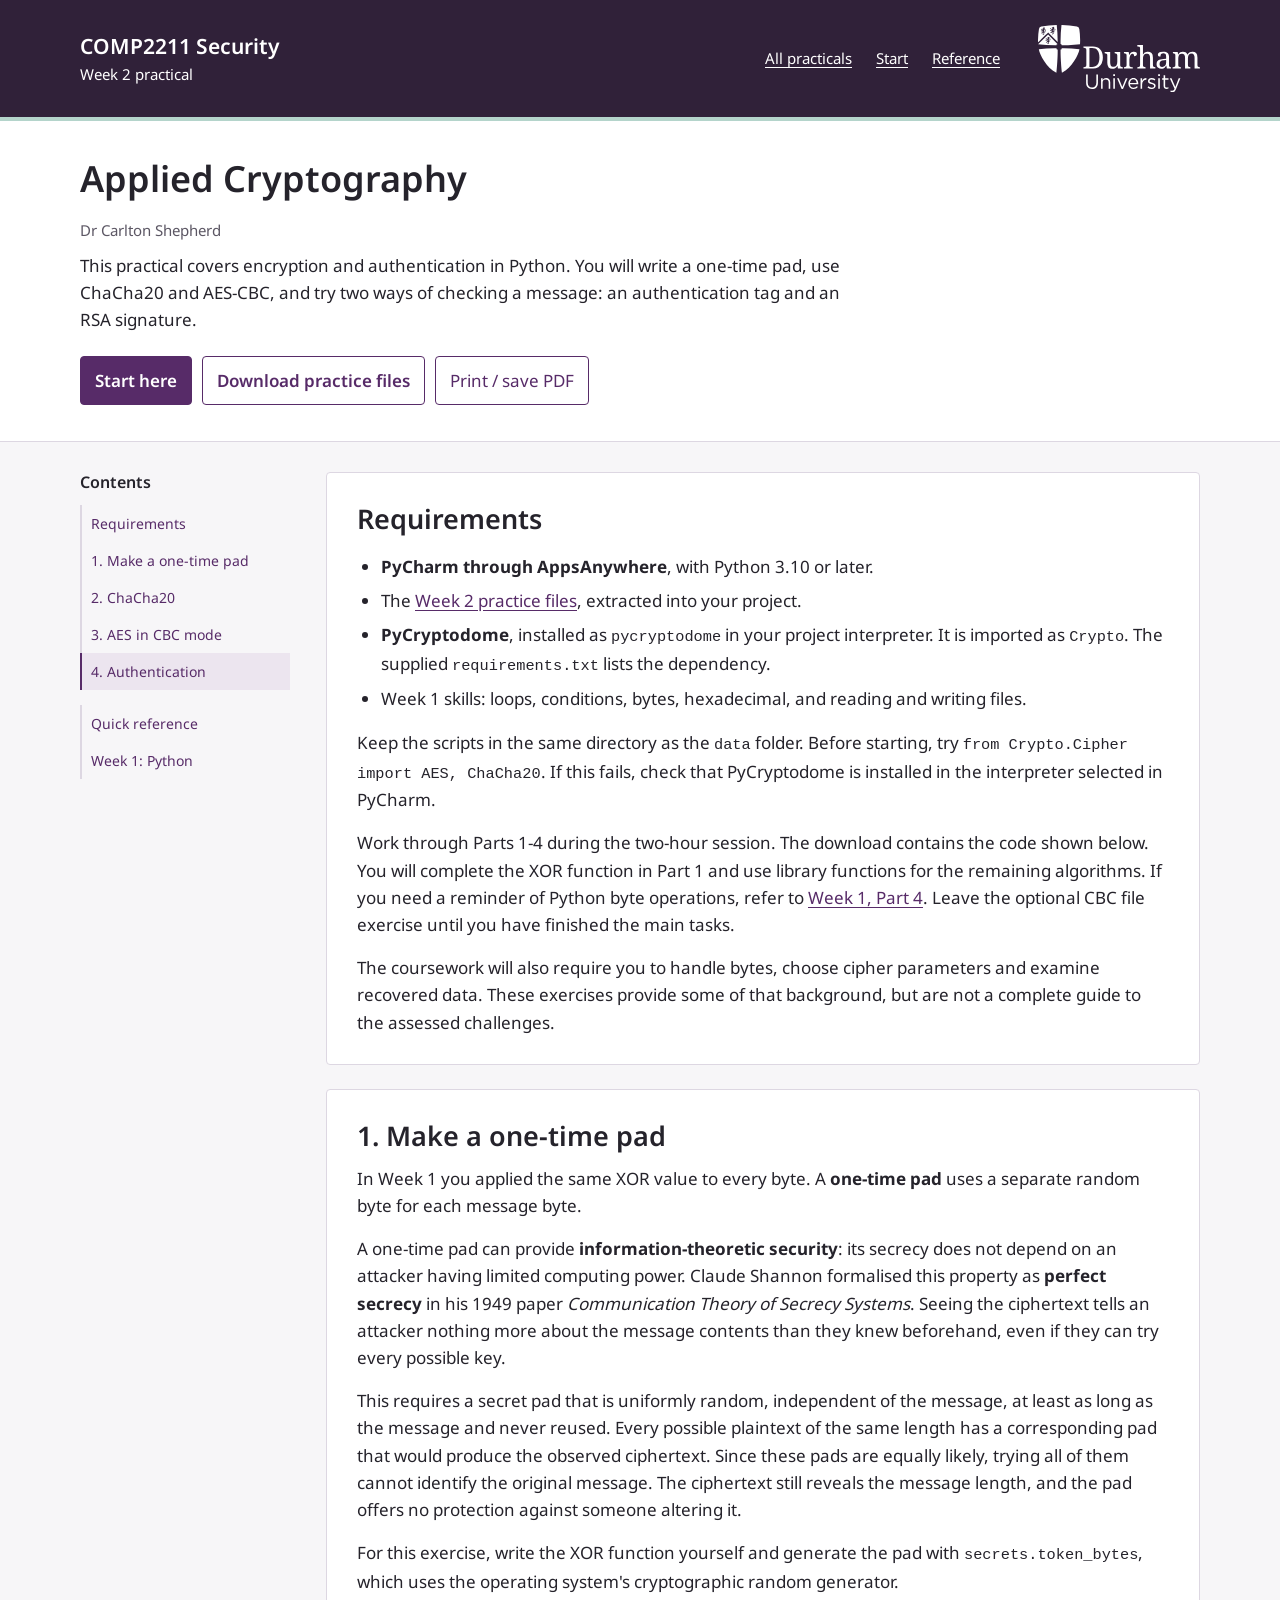
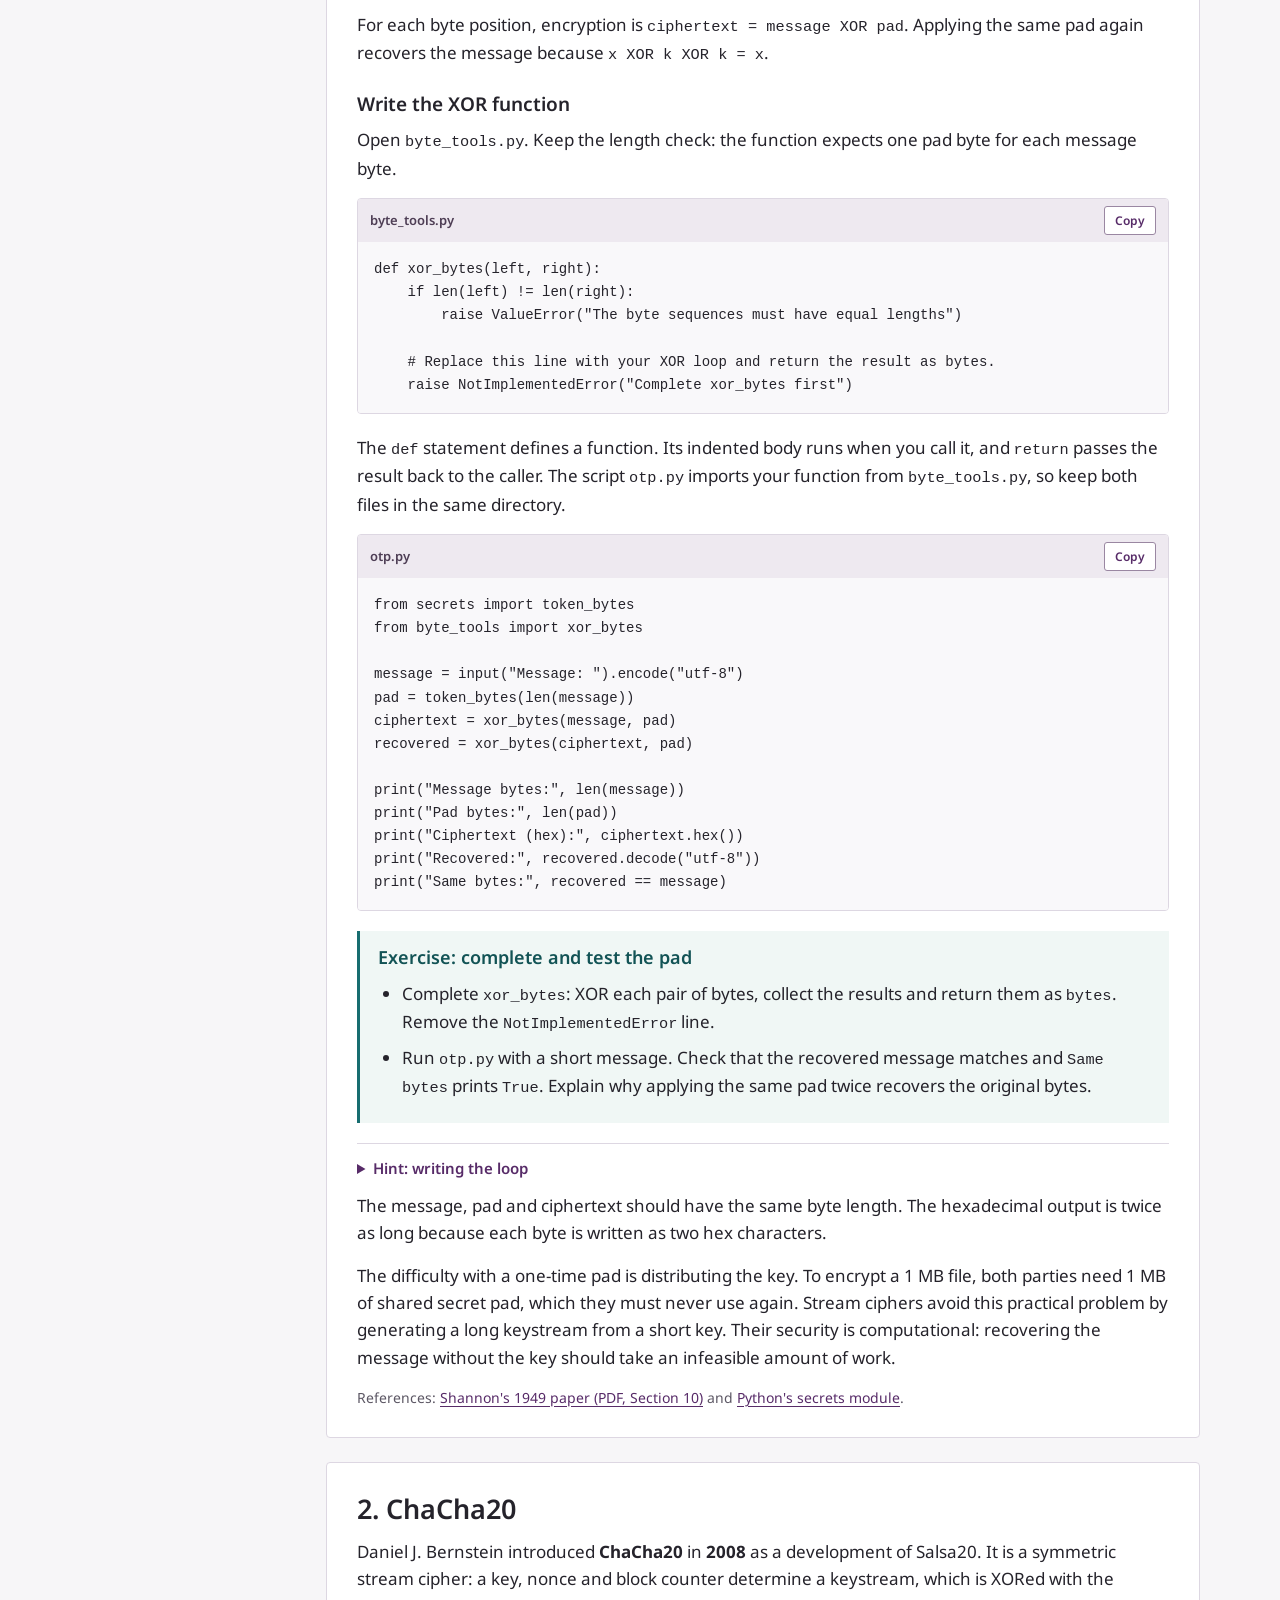
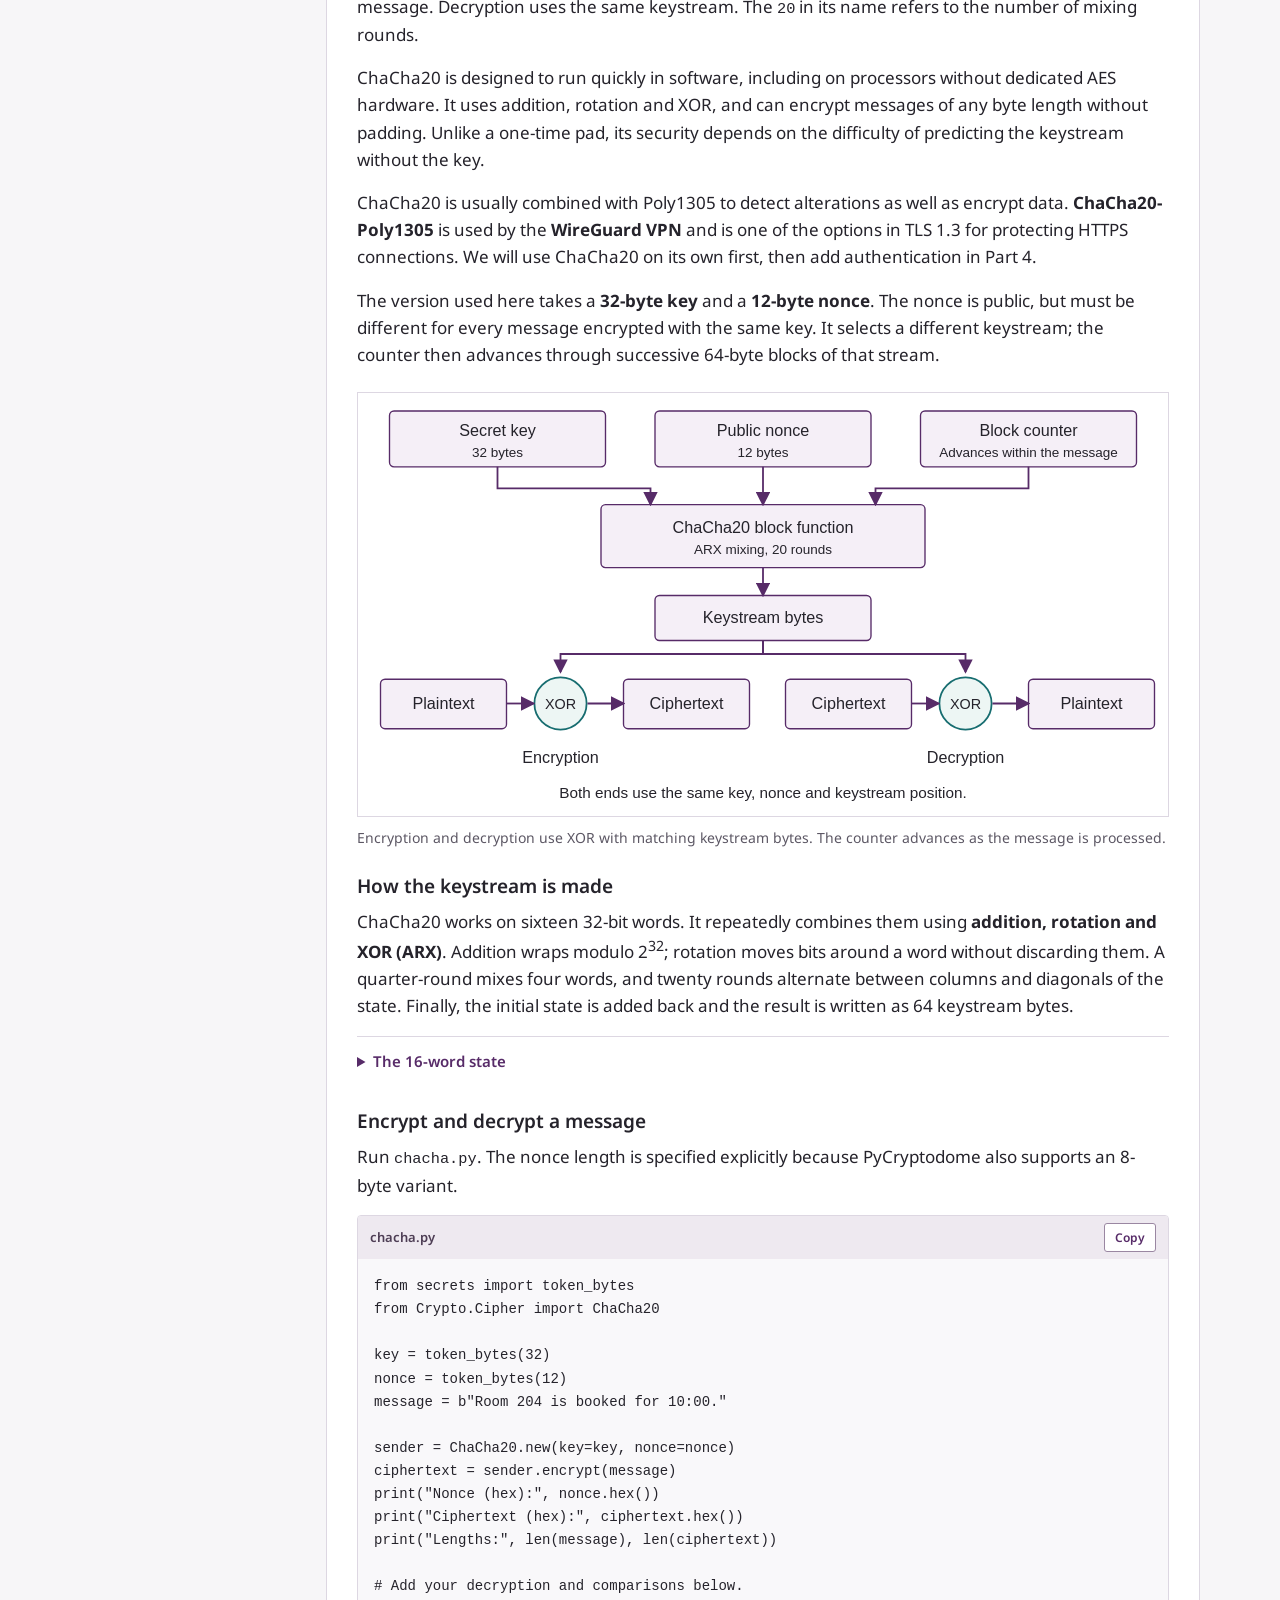
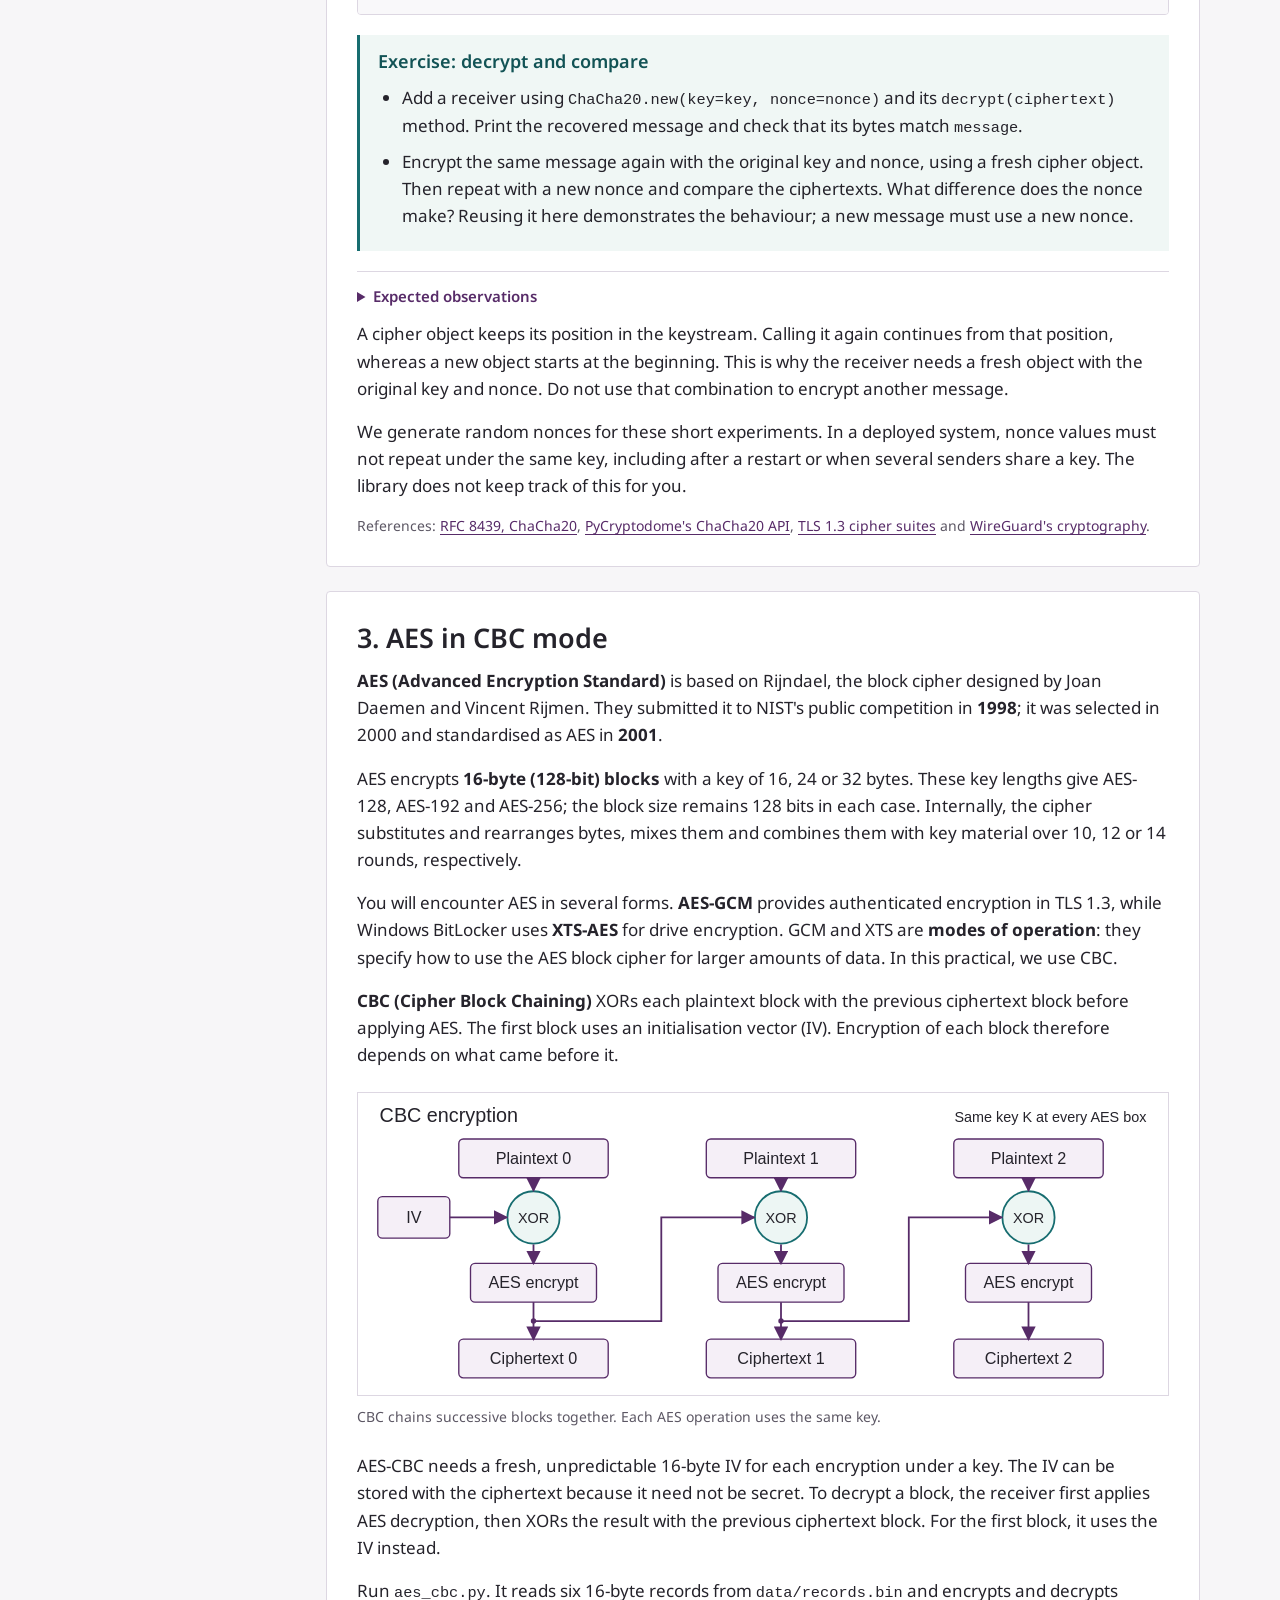
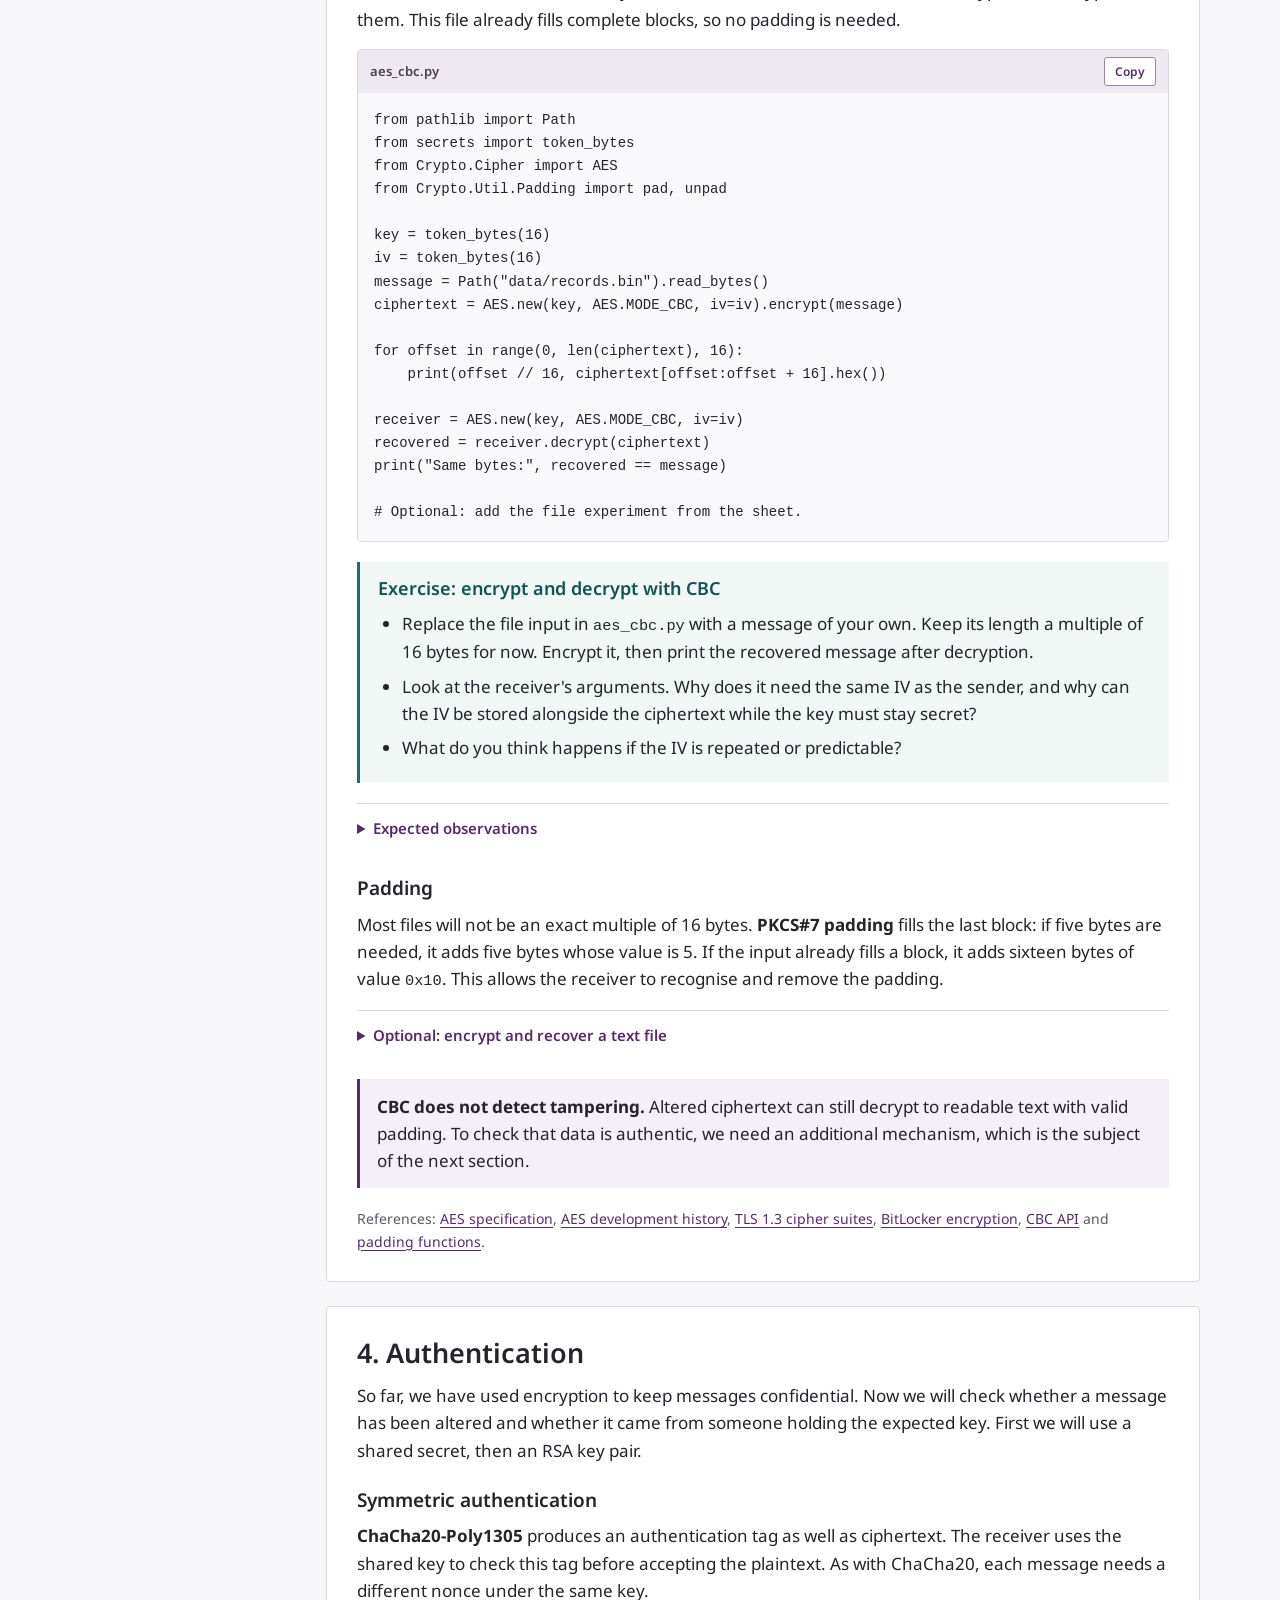
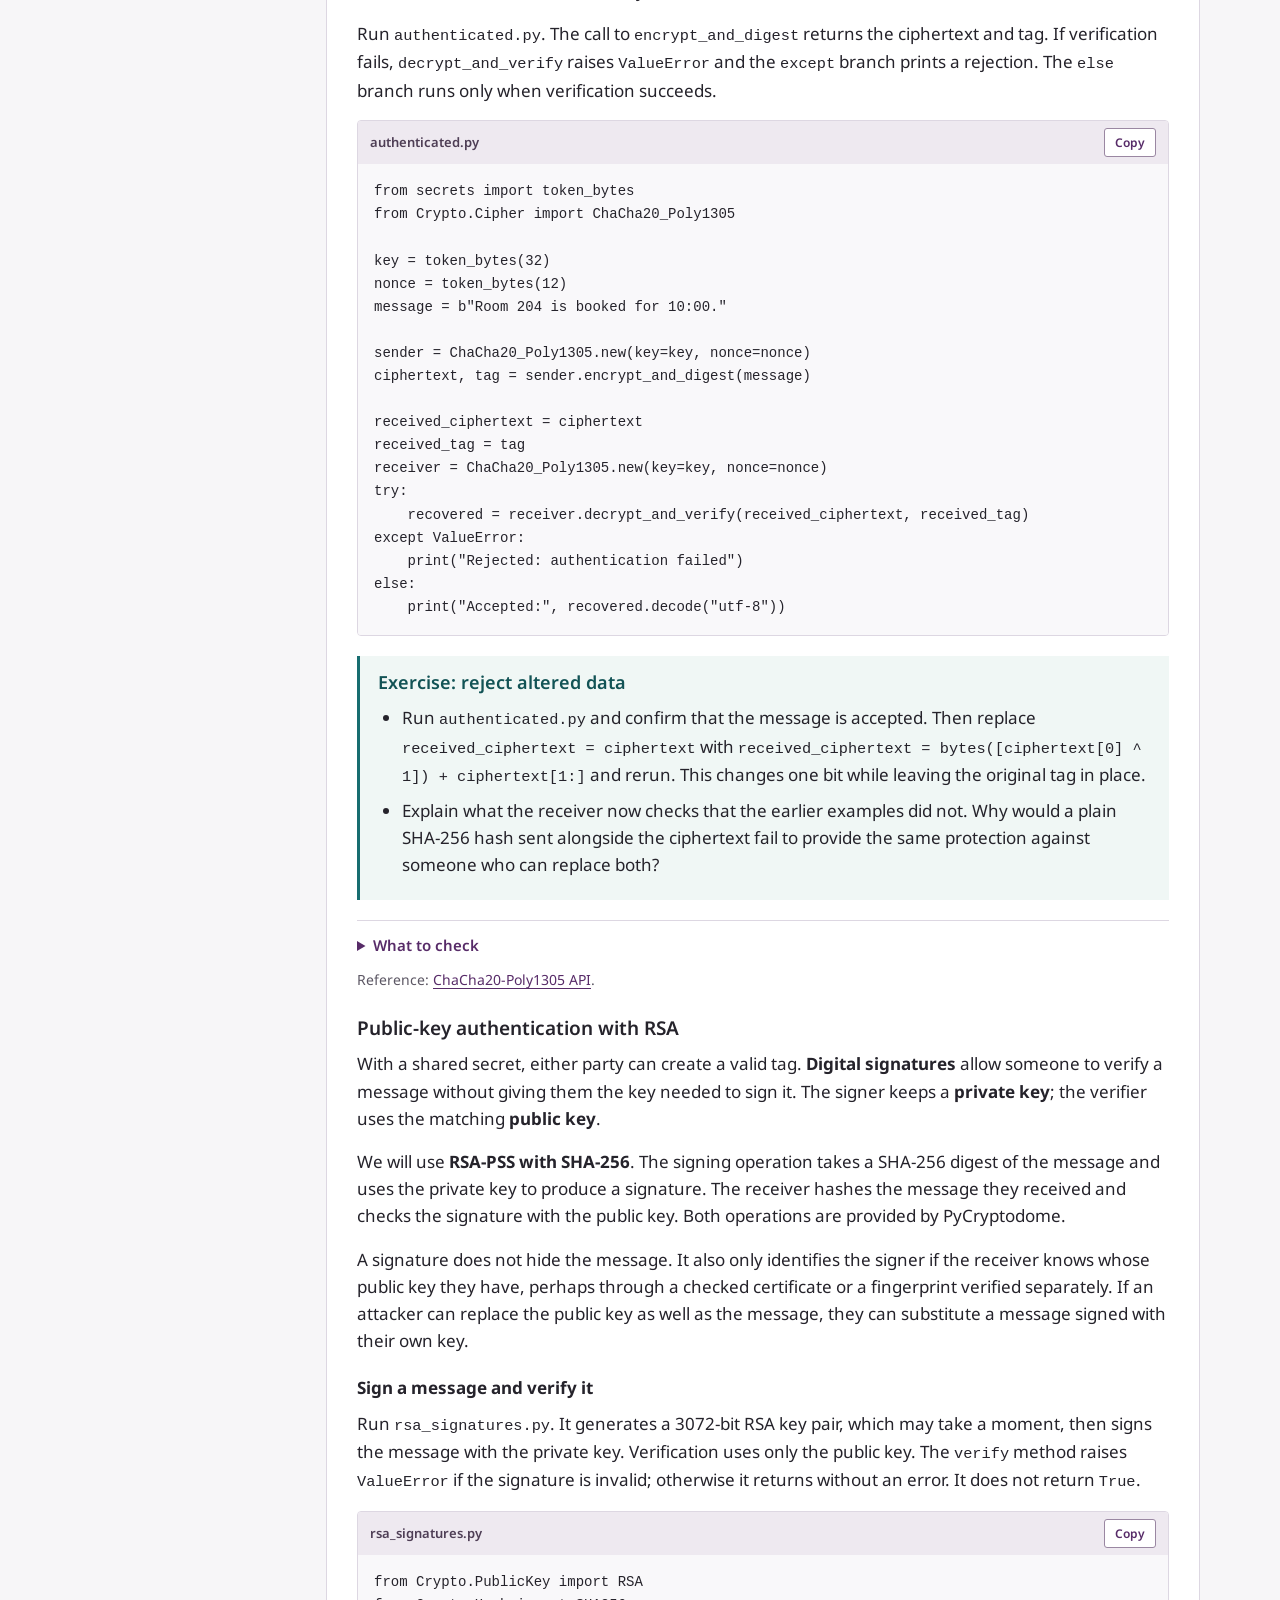
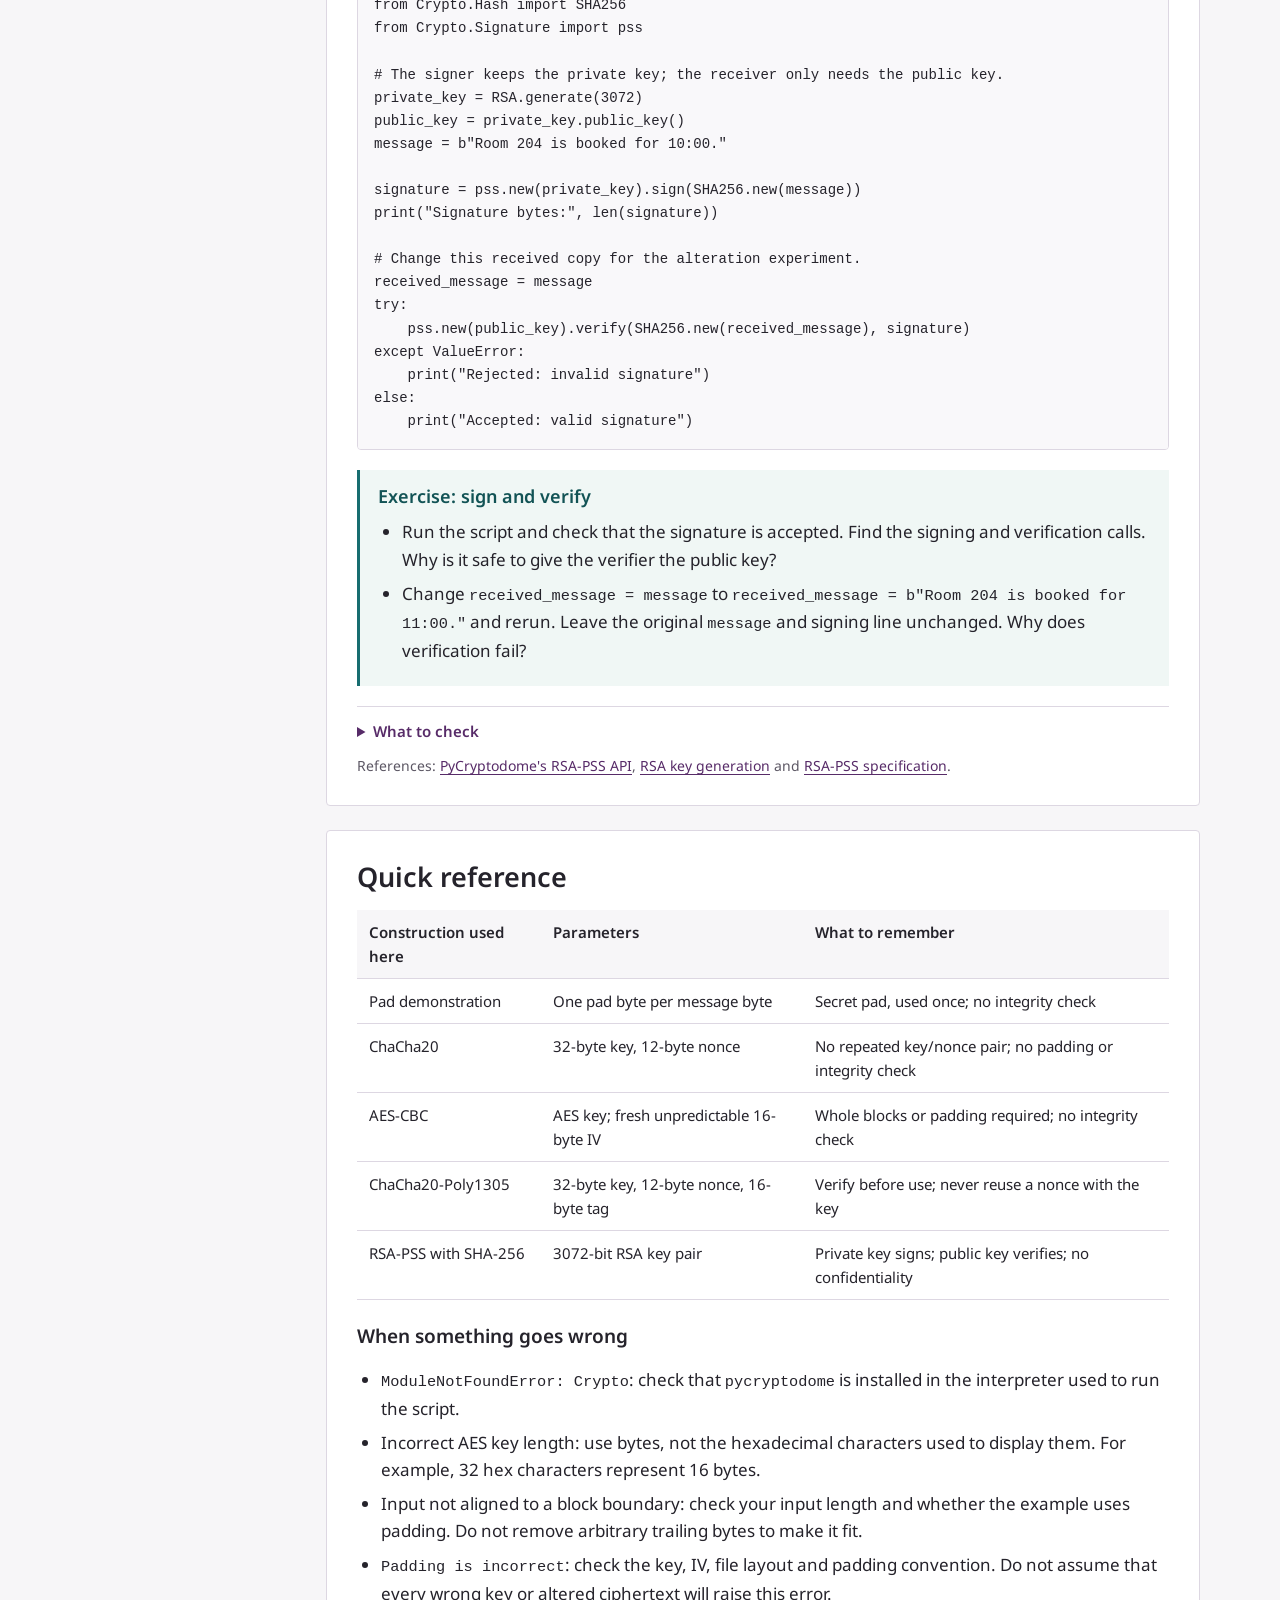
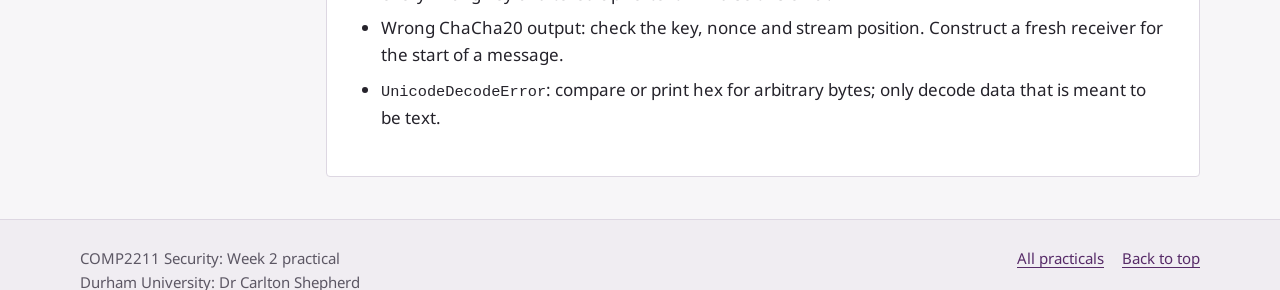
<file: week2/index.html>
<!DOCTYPE html>

<html lang="en-GB"><head><meta charset="utf-8"/><meta content="width=device-width,initial-scale=1" name="viewport"/><meta content="light" name="color-scheme"/><meta content="Week 2 Python practical: one-time pads, ChaCha20, AES modes, authenticated encryption and RSA digital signatures." name="description"/><title>Week 2: Applied Cryptography | Durham University</title><link href="../assets/style.css" rel="stylesheet"/><link href="assets/crypto.css" rel="stylesheet"/><script defer="" src="assets/practical.js"></script></head><body>
<a class="skip-link" href="#main">Skip to content</a><header class="masthead"><div class="wrap"><div class="brand">COMP2211 Security<small>Week 2 practical</small></div><nav aria-label="Main navigation"><a href="../index.html">All practicals</a><a href="#requirements">Start</a><a href="#reference">Reference</a></nav><img alt="Durham University" class="durham-logo" src="../assets/durham-logo.svg" width="162"/></div></header>
<main id="main"><section class="hero"><div class="wrap"><h1>Applied Cryptography</h1><p class="course" style="margin-top:18px">Dr Carlton Shepherd</p><p>This practical covers encryption and authentication in Python. You will write a one-time pad, use ChaCha20 and AES-CBC, and try two ways of checking a message: an authentication tag and an RSA signature.</p><div class="actions"><a class="button" href="#requirements">Start here</a><a class="button secondary" download="" href="week2-files.zip">Download practice files</a><button class="button secondary print-button js-only" id="print" type="button">Print / save PDF</button></div></div></section>
<div class="wrap layout"><aside aria-label="Practical contents" class="toc"><h2>Contents</h2><a href="#requirements">Requirements</a><ol><li><a href="#part1">1. Make a one-time pad</a></li><li><a href="#part2">2. ChaCha20</a></li><li><a href="#part3">3. AES in CBC mode</a></li><li><a href="#part4">4. Authentication</a></li></ol><div class="extra"><a href="#reference">Quick reference</a><a href="../week1/index.html">Week 1: Python</a></div></aside><div class="content"><section class="section" id="requirements"><h2>Requirements</h2><ul><li><strong>PyCharm through AppsAnywhere</strong>, with Python 3.10 or later.</li><li>The <a download="" href="week2-files.zip">Week 2 practice files</a>, extracted into your project.</li><li><strong>PyCryptodome</strong>, installed as <code>pycryptodome</code> in your project interpreter. It is imported as <code>Crypto</code>. The supplied <code>requirements.txt</code> lists the dependency.</li><li>Week 1 skills: loops, conditions, bytes, hexadecimal, and reading and writing files.</li></ul>
<p>Keep the scripts in the same directory as the <code>data</code> folder. Before starting, try <code>from Crypto.Cipher import AES, ChaCha20</code>. If this fails, check that PyCryptodome is installed in the interpreter selected in PyCharm.</p>
<p>Work through Parts 1-4 during the two-hour session. The download contains the code shown below. You will complete the XOR function in Part 1 and use library functions for the remaining algorithms. If you need a reminder of Python byte operations, refer to <a href="../week1/index.html#part4">Week 1, Part 4</a>. Leave the optional CBC file exercise until you have finished the main tasks.</p>
<p>The coursework will also require you to handle bytes, choose cipher parameters and examine recovered data. These exercises provide some of that background, but are not a complete guide to the assessed challenges.</p></section><section class="section" id="part1"><h2>1. Make a one-time pad</h2>
<p>In Week 1 you applied the same XOR value to every byte. A <strong>one-time pad</strong> uses a separate random byte for each message byte.</p>
<p>A one-time pad can provide <strong>information-theoretic security</strong>: its secrecy does not depend on an attacker having limited computing power. Claude Shannon formalised this property as <strong>perfect secrecy</strong> in his 1949 paper <em>Communication Theory of Secrecy Systems</em>. Seeing the ciphertext tells an attacker nothing more about the message contents than they knew beforehand, even if they can try every possible key.</p>
<p>This requires a secret pad that is uniformly random, independent of the message, at least as long as the message and never reused. Every possible plaintext of the same length has a corresponding pad that would produce the observed ciphertext. Since these pads are equally likely, trying all of them cannot identify the original message. The ciphertext still reveals the message length, and the pad offers no protection against someone altering it.</p>
<p>For this exercise, write the XOR function yourself and generate the pad with <code>secrets.token_bytes</code>, which uses the operating system's cryptographic random generator.</p>
<p>For each byte position, encryption is <code>ciphertext = message XOR pad</code>. Applying the same pad again recovers the message because <code>x XOR k XOR k = x</code>.</p>
<h3>Write the XOR function</h3><p>Open <code>byte_tools.py</code>. Keep the length check: the function expects one pad byte for each message byte.</p>
<div class="codebox"><div class="codebar"><span>byte_tools.py</span><button aria-label="Copy byte_tools.py" class="copy js-only" type="button">Copy</button></div><pre tabindex="0"><code>def xor_bytes(left, right):
    if len(left) != len(right):
        raise ValueError("The byte sequences must have equal lengths")

    # Replace this line with your XOR loop and return the result as bytes.
    raise NotImplementedError("Complete xor_bytes first")</code></pre></div><p>The <code>def</code> statement defines a function. Its indented body runs when you call it, and <code>return</code> passes the result back to the caller. The script <code>otp.py</code> imports your function from <code>byte_tools.py</code>, so keep both files in the same directory.</p><div class="codebox"><div class="codebar"><span>otp.py</span><button aria-label="Copy otp.py" class="copy js-only" type="button">Copy</button></div><pre tabindex="0"><code>from secrets import token_bytes
from byte_tools import xor_bytes

message = input("Message: ").encode("utf-8")
pad = token_bytes(len(message))
ciphertext = xor_bytes(message, pad)
recovered = xor_bytes(ciphertext, pad)

print("Message bytes:", len(message))
print("Pad bytes:", len(pad))
print("Ciphertext (hex):", ciphertext.hex())
print("Recovered:", recovered.decode("utf-8"))
print("Same bytes:", recovered == message)</code></pre></div>
<div class="task"><h3>Exercise: complete and test the pad</h3><ul><li>Complete <code>xor_bytes</code>: XOR each pair of bytes, collect the results and return them as <code>bytes</code>. Remove the <code>NotImplementedError</code> line.</li><li>Run <code>otp.py</code> with a short message. Check that the recovered message matches and <code>Same bytes</code> prints <code>True</code>. Explain why applying the same pad twice recovers the original bytes.</li></ul></div>
<details><summary>Hint: writing the loop</summary><p>Start with <code>result = []</code>. Use <code>for i in range(len(left)):</code> and append one XOR result per pass. Place <code>return bytes(result)</code> after the loop.</p></details>
<p>The message, pad and ciphertext should have the same byte length. The hexadecimal output is twice as long because each byte is written as two hex characters.</p>
<p>The difficulty with a one-time pad is distributing the key. To encrypt a 1 MB file, both parties need 1 MB of shared secret pad, which they must never use again. Stream ciphers avoid this practical problem by generating a long keystream from a short key. Their security is computational: recovering the message without the key should take an infeasible amount of work.</p>
<p class="reading-link">References: <a href="https://pages.cs.wisc.edu/~rist/642-spring-2014/shannon-secrecy.pdf">Shannon's 1949 paper (PDF, Section 10)</a> and <a href="https://docs.python.org/3/library/secrets.html">Python's secrets module</a>.</p>
</section><section class="section" id="part2"><h2>2. ChaCha20</h2><p>Daniel J. Bernstein introduced <strong>ChaCha20</strong> in <strong>2008</strong> as a development of Salsa20. It is a symmetric stream cipher: a key, nonce and block counter determine a keystream, which is XORed with the message. Decryption uses the same keystream. The <code>20</code> in its name refers to the number of mixing rounds.</p>
<p>ChaCha20 is designed to run quickly in software, including on processors without dedicated AES hardware. It uses addition, rotation and XOR, and can encrypt messages of any byte length without padding. Unlike a one-time pad, its security depends on the difficulty of predicting the keystream without the key.</p>
<p>ChaCha20 is usually combined with Poly1305 to detect alterations as well as encrypt data. <strong>ChaCha20-Poly1305</strong> is used by the <strong>WireGuard VPN</strong> and is one of the options in TLS 1.3 for protecting HTTPS connections. We will use ChaCha20 on its own first, then add authentication in Part 4.</p>
<p>The version used here takes a <strong>32-byte key</strong> and a <strong>12-byte nonce</strong>. The nonce is public, but must be different for every message encrypted with the same key. It selects a different keystream; the counter then advances through successive 64-byte blocks of that stream.</p>
<figure class="crypto-figure"><img alt="A secret key, public nonce and block counter feed ChaCha20. Its keystream is XORed with plaintext to encrypt, or with ciphertext to decrypt. Both ends use the same key, nonce and counter position." height="470" src="assets/chacha-flow.svg" width="900"/><figcaption>Encryption and decryption use XOR with matching keystream bytes. The counter advances as the message is processed.</figcaption></figure>
<h3>How the keystream is made</h3><p>ChaCha20 works on sixteen 32-bit words. It repeatedly combines them using <strong>addition, rotation and XOR (ARX)</strong>. Addition wraps modulo 2<sup>32</sup>; rotation moves bits around a word without discarding them. A quarter-round mixes four words, and twenty rounds alternate between columns and diagonals of the state. Finally, the initial state is added back and the result is written as 64 keystream bytes.</p><details><summary>The 16-word state</summary><div class="table-scroll"><table><caption>IETF ChaCha20 state before mixing</caption><thead><tr><th scope="col">Word positions</th><th scope="col">Contents</th></tr></thead><tbody><tr><td>0-3</td><td>Four fixed constants</td></tr><tr><td>4-11</td><td>The 256-bit key</td></tr><tr><td>12</td><td>The 32-bit block counter</td></tr><tr><td>13-15</td><td>The 96-bit nonce</td></tr></tbody></table></div><p>You do not need to implement these rounds. PyCryptodome handles the internal state and keystream generation.</p></details>
<h3>Encrypt and decrypt a message</h3><p>Run <code>chacha.py</code>. The nonce length is specified explicitly because PyCryptodome also supports an 8-byte variant.</p><div class="codebox"><div class="codebar"><span>chacha.py</span><button aria-label="Copy chacha.py" class="copy js-only" type="button">Copy</button></div><pre tabindex="0"><code>from secrets import token_bytes
from Crypto.Cipher import ChaCha20

key = token_bytes(32)
nonce = token_bytes(12)
message = b"Room 204 is booked for 10:00."

sender = ChaCha20.new(key=key, nonce=nonce)
ciphertext = sender.encrypt(message)
print("Nonce (hex):", nonce.hex())
print("Ciphertext (hex):", ciphertext.hex())
print("Lengths:", len(message), len(ciphertext))

# Add your decryption and comparisons below.</code></pre></div><div class="task"><h3>Exercise: decrypt and compare</h3><ul><li>Add a receiver using <code>ChaCha20.new(key=key, nonce=nonce)</code> and its <code>decrypt(ciphertext)</code> method. Print the recovered message and check that its bytes match <code>message</code>.</li><li>Encrypt the same message again with the original key and nonce, using a fresh cipher object. Then repeat with a new nonce and compare the ciphertexts. What difference does the nonce make? Reusing it here demonstrates the behaviour; a new message must use a new nonce.</li></ul></div><details><summary>Expected observations</summary><p>Decryption with the matching key and nonce recovers the original message. Repeating the same key, nonce and message produces the same ciphertext; changing the nonce should change it. The nonce selects a different keystream under the same key.</p></details>
<p>A cipher object keeps its position in the keystream. Calling it again continues from that position, whereas a new object starts at the beginning. This is why the receiver needs a fresh object with the original key and nonce. Do not use that combination to encrypt another message.</p>
<p>We generate random nonces for these short experiments. In a deployed system, nonce values must not repeat under the same key, including after a restart or when several senders share a key. The library does not keep track of this for you.</p>
<p class="reading-link">References: <a href="https://www.rfc-editor.org/rfc/rfc8439#section-2">RFC 8439, ChaCha20</a>, <a href="https://www.pycryptodome.org/src/cipher/chacha20">PyCryptodome's ChaCha20 API</a>, <a href="https://www.rfc-editor.org/rfc/rfc8446#appendix-B.4">TLS 1.3 cipher suites</a> and <a href="https://www.wireguard.com/protocol/">WireGuard's cryptography</a>.</p></section><section class="section" id="part3"><h2>3. AES in CBC mode</h2><p><strong>AES (Advanced Encryption Standard)</strong> is based on Rijndael, the block cipher designed by Joan Daemen and Vincent Rijmen. They submitted it to NIST's public competition in <strong>1998</strong>; it was selected in 2000 and standardised as AES in <strong>2001</strong>.</p><p>AES encrypts <strong>16-byte (128-bit) blocks</strong> with a key of 16, 24 or 32 bytes. These key lengths give AES-128, AES-192 and AES-256; the block size remains 128 bits in each case. Internally, the cipher substitutes and rearranges bytes, mixes them and combines them with key material over 10, 12 or 14 rounds, respectively.</p><p>You will encounter AES in several forms. <strong>AES-GCM</strong> provides authenticated encryption in TLS 1.3, while Windows BitLocker uses <strong>XTS-AES</strong> for drive encryption. GCM and XTS are <strong>modes of operation</strong>: they specify how to use the AES block cipher for larger amounts of data. In this practical, we use CBC.</p><p><strong>CBC (Cipher Block Chaining)</strong> XORs each plaintext block with the previous ciphertext block before applying AES. The first block uses an initialisation vector (IV). Encryption of each block therefore depends on what came before it.</p>
<figure class="crypto-figure"><img alt="CBC XORs the first plaintext block with an IV and each later plaintext block with the previous ciphertext block before AES encryption." height="335" src="assets/aes-cbc.svg" width="900"/><figcaption>CBC chains successive blocks together. Each AES operation uses the same key.</figcaption></figure>
<p>AES-CBC needs a fresh, unpredictable 16-byte IV for each encryption under a key. The IV can be stored with the ciphertext because it need not be secret. To decrypt a block, the receiver first applies AES decryption, then XORs the result with the previous ciphertext block. For the first block, it uses the IV instead.</p>
<p>Run <code>aes_cbc.py</code>. It reads six 16-byte records from <code>data/records.bin</code> and encrypts and decrypts them. This file already fills complete blocks, so no padding is needed.</p><div class="codebox"><div class="codebar"><span>aes_cbc.py</span><button aria-label="Copy aes_cbc.py" class="copy js-only" type="button">Copy</button></div><pre tabindex="0"><code>from pathlib import Path
from secrets import token_bytes
from Crypto.Cipher import AES
from Crypto.Util.Padding import pad, unpad

key = token_bytes(16)
iv = token_bytes(16)
message = Path("data/records.bin").read_bytes()
ciphertext = AES.new(key, AES.MODE_CBC, iv=iv).encrypt(message)

for offset in range(0, len(ciphertext), 16):
    print(offset // 16, ciphertext[offset:offset + 16].hex())

receiver = AES.new(key, AES.MODE_CBC, iv=iv)
recovered = receiver.decrypt(ciphertext)
print("Same bytes:", recovered == message)

# Optional: add the file experiment from the sheet.</code></pre></div><div class="task"><h3>Exercise: encrypt and decrypt with CBC</h3><ul><li>Replace the file input in <code>aes_cbc.py</code> with a message of your own. Keep its length a multiple of 16 bytes for now. Encrypt it, then print the recovered message after decryption.</li><li>Look at the receiver's arguments. Why does it need the same IV as the sender, and why can the IV be stored alongside the ciphertext while the key must stay secret?</li><li>What do you think happens if the IV is repeated or predictable?</li></ul></div>
<details><summary>Expected observations</summary><p>Decryption with the original key and IV recovers your message. The IV is needed to recover the first block; knowing it does not supply the secret AES key.</p></details><h3>Padding</h3><p>Most files will not be an exact multiple of 16 bytes. <strong>PKCS#7 padding</strong> fills the last block: if five bytes are needed, it adds five bytes whose value is 5. If the input already fills a block, it adds sixteen bytes of value <code>0x10</code>. This allows the receiver to recognise and remove the padding.</p>
<details><summary>Optional: encrypt and recover a text file</summary><p>Add the following code to <code>aes_cbc.py</code>. It saves a 16-byte IV followed by the ciphertext. The <code>+</code> operator joins the two byte sequences.</p><div class="codebox"><div class="codebar"><span>append to aes_cbc.py</span><button aria-label="Copy append to aes_cbc.py" class="copy js-only" type="button">Copy</button></div><pre tabindex="0"><code>note = Path("data/note.txt").read_bytes()
file_iv = token_bytes(16)
padded = pad(note, AES.block_size)
encrypted = AES.new(key, AES.MODE_CBC, iv=file_iv).encrypt(padded)
Path("note.cbc").write_bytes(file_iv + encrypted)

# Read note.cbc back and recover the original file.</code></pre></div><div class="task"><h3>Exercise: recover the saved file</h3><ul><li>Read <code>note.cbc</code>. Take the first 16 bytes as the IV and the remainder as ciphertext. Decrypt using the original key and saved IV, then call <code>unpad(result, AES.block_size)</code>.</li><li>Write the result to <code>note-recovered.txt</code> and compare its bytes with <code>data/note.txt</code>.</li></ul></div><details><summary>Hint: recovering the file</summary><p>Use <code>stored[:16]</code> for the IV and <code>stored[16:]</code> for the ciphertext. Decrypt before removing the padding. The key is still available in the <code>key</code> variable during this run. Restarting the script generates a new key, so keep the original if you want to decrypt the file later.</p></details><p>The recovered file should match <code>data/note.txt</code> byte for byte.</p></details>
<div class="callout"><p><strong>CBC does not detect tampering.</strong> Altered ciphertext can still decrypt to readable text with valid padding. To check that data is authentic, we need an additional mechanism, which is the subject of the next section.</p></div>
<p class="reading-link">References: <a href="https://csrc.nist.gov/pubs/fips/197/final">AES specification</a>, <a href="https://csrc.nist.gov/Projects/cryptographic-standards-and-guidelines/Archived-Crypto-Projects/AES-Development">AES development history</a>, <a href="https://www.rfc-editor.org/rfc/rfc8446#appendix-B.4">TLS 1.3 cipher suites</a>, <a href="https://learn.microsoft.com/en-us/autopilot/bitlocker">BitLocker encryption</a>, <a href="https://www.pycryptodome.org/src/cipher/classic#cbc-mode">CBC API</a> and <a href="https://www.pycryptodome.org/src/util/util#crypto-util-padding-module">padding functions</a>.</p></section><section class="section" id="part4"><h2>4. Authentication</h2><p>So far, we have used encryption to keep messages confidential. Now we will check whether a message has been altered and whether it came from someone holding the expected key. First we will use a shared secret, then an RSA key pair.</p><h3 id="symmetric-authentication">Symmetric authentication</h3><p><strong>ChaCha20-Poly1305</strong> produces an authentication tag as well as ciphertext. The receiver uses the shared key to check this tag before accepting the plaintext. As with ChaCha20, each message needs a different nonce under the same key.</p>
<p>Run <code>authenticated.py</code>. The call to <code>encrypt_and_digest</code> returns the ciphertext and tag. If verification fails, <code>decrypt_and_verify</code> raises <code>ValueError</code> and the <code>except</code> branch prints a rejection. The <code>else</code> branch runs only when verification succeeds.</p><div class="codebox"><div class="codebar"><span>authenticated.py</span><button aria-label="Copy authenticated.py" class="copy js-only" type="button">Copy</button></div><pre tabindex="0"><code>from secrets import token_bytes
from Crypto.Cipher import ChaCha20_Poly1305

key = token_bytes(32)
nonce = token_bytes(12)
message = b"Room 204 is booked for 10:00."

sender = ChaCha20_Poly1305.new(key=key, nonce=nonce)
ciphertext, tag = sender.encrypt_and_digest(message)

received_ciphertext = ciphertext
received_tag = tag
receiver = ChaCha20_Poly1305.new(key=key, nonce=nonce)
try:
    recovered = receiver.decrypt_and_verify(received_ciphertext, received_tag)
except ValueError:
    print("Rejected: authentication failed")
else:
    print("Accepted:", recovered.decode("utf-8"))</code></pre></div><div class="task"><h3>Exercise: reject altered data</h3><ul><li>Run <code>authenticated.py</code> and confirm that the message is accepted. Then replace <code>received_ciphertext = ciphertext</code> with <code>received_ciphertext = bytes([ciphertext[0] ^ 1]) + ciphertext[1:]</code> and rerun. This changes one bit while leaving the original tag in place.</li><li>Explain what the receiver now checks that the earlier examples did not. Why would a plain SHA-256 hash sent alongside the ciphertext fail to provide the same protection against someone who can replace both?</li></ul></div><details><summary>What to check</summary><p>The altered message should print <code>Rejected: authentication failed</code>, without displaying any plaintext. Someone who changes the message can calculate a new public hash, but needs the secret key to produce a valid authentication tag.</p></details>
<p class="reading-link">Reference: <a href="https://www.pycryptodome.org/src/cipher/chacha20_poly1305">ChaCha20-Poly1305 API</a>.</p>
<h3 id="public-key-authentication">Public-key authentication with RSA</h3>
<p>With a shared secret, either party can create a valid tag. <strong>Digital signatures</strong> allow someone to verify a message without giving them the key needed to sign it. The signer keeps a <strong>private key</strong>; the verifier uses the matching <strong>public key</strong>.</p>
<p>We will use <strong>RSA-PSS with SHA-256</strong>. The signing operation takes a SHA-256 digest of the message and uses the private key to produce a signature. The receiver hashes the message they received and checks the signature with the public key. Both operations are provided by PyCryptodome.</p>
<p>A signature does not hide the message. It also only identifies the signer if the receiver knows whose public key they have, perhaps through a checked certificate or a fingerprint verified separately. If an attacker can replace the public key as well as the message, they can substitute a message signed with their own key.</p>
<h4>Sign a message and verify it</h4>
<p>Run <code>rsa_signatures.py</code>. It generates a 3072-bit RSA key pair, which may take a moment, then signs the message with the private key. Verification uses only the public key. The <code>verify</code> method raises <code>ValueError</code> if the signature is invalid; otherwise it returns without an error. It does not return <code>True</code>.</p>
<div class="codebox"><div class="codebar"><span>rsa_signatures.py</span><button aria-label="Copy rsa_signatures.py" class="copy js-only" type="button">Copy</button></div><pre tabindex="0"><code>from Crypto.PublicKey import RSA
from Crypto.Hash import SHA256
from Crypto.Signature import pss

# The signer keeps the private key; the receiver only needs the public key.
private_key = RSA.generate(3072)
public_key = private_key.public_key()
message = b"Room 204 is booked for 10:00."

signature = pss.new(private_key).sign(SHA256.new(message))
print("Signature bytes:", len(signature))

# Change this received copy for the alteration experiment.
received_message = message
try:
    pss.new(public_key).verify(SHA256.new(received_message), signature)
except ValueError:
    print("Rejected: invalid signature")
else:
    print("Accepted: valid signature")</code></pre></div>
<div class="task"><h3>Exercise: sign and verify</h3><ul>
<li>Run the script and check that the signature is accepted. Find the signing and verification calls. Why is it safe to give the verifier the public key?</li>
<li>Change <code>received_message = message</code> to <code>received_message = b"Room 204 is booked for 11:00."</code> and rerun. Leave the original <code>message</code> and signing line unchanged. Why does verification fail?</li>
</ul></div>
<details><summary>What to check</summary><p>The original message should print <code>Accepted: valid signature</code>. The altered message should print <code>Rejected: invalid signature</code>: the signature was created for the original bytes.</p></details>
<p class="reading-link">References: <a href="https://www.pycryptodome.org/src/signature/pkcs1_pss">PyCryptodome's RSA-PSS API</a>, <a href="https://www.pycryptodome.org/src/public_key/rsa">RSA key generation</a> and <a href="https://www.rfc-editor.org/rfc/rfc8017#section-8.1">RSA-PSS specification</a>.</p>
</section><section class="section" id="reference"><h2>Quick reference</h2><div class="table-scroll"><table><thead><tr><th scope="col">Construction used here</th><th scope="col">Parameters</th><th scope="col">What to remember</th></tr></thead><tbody><tr><td>Pad demonstration</td><td>One pad byte per message byte</td><td>Secret pad, used once; no integrity check</td></tr><tr><td>ChaCha20</td><td>32-byte key, 12-byte nonce</td><td>No repeated key/nonce pair; no padding or integrity check</td></tr><tr><td>AES-CBC</td><td>AES key; fresh unpredictable 16-byte IV</td><td>Whole blocks or padding required; no integrity check</td></tr><tr><td>ChaCha20-Poly1305</td><td>32-byte key, 12-byte nonce, 16-byte tag</td><td>Verify before use; never reuse a nonce with the key</td></tr><tr><td>RSA-PSS with SHA-256</td><td>3072-bit RSA key pair</td><td>Private key signs; public key verifies; no confidentiality</td></tr></tbody></table></div>
<h3>When something goes wrong</h3><ul><li><code>ModuleNotFoundError: Crypto</code>: check that <code>pycryptodome</code> is installed in the interpreter used to run the script.</li><li>Incorrect AES key length: use bytes, not the hexadecimal characters used to display them. For example, 32 hex characters represent 16 bytes.</li><li>Input not aligned to a block boundary: check your input length and whether the example uses padding. Do not remove arbitrary trailing bytes to make it fit.</li><li><code>Padding is incorrect</code>: check the key, IV, file layout and padding convention. Do not assume that every wrong key or altered ciphertext will raise this error.</li><li>Wrong ChaCha20 output: check the key, nonce and stream position. Construct a fresh receiver for the start of a message.</li><li><code>UnicodeDecodeError</code>: compare or print hex for arbitrary bytes; only decode data that is meant to be text.</li></ul></section></div></div></main><footer><div class="wrap"><p>COMP2211 Security: Week 2 practical<br/>Durham University: Dr Carlton Shepherd</p><div class="footer-links"><a href="../index.html">All practicals</a><a href="#main">Back to top</a></div></div></footer><div aria-live="polite" class="sr-only" id="copy-status"></div></body></html>
</file>
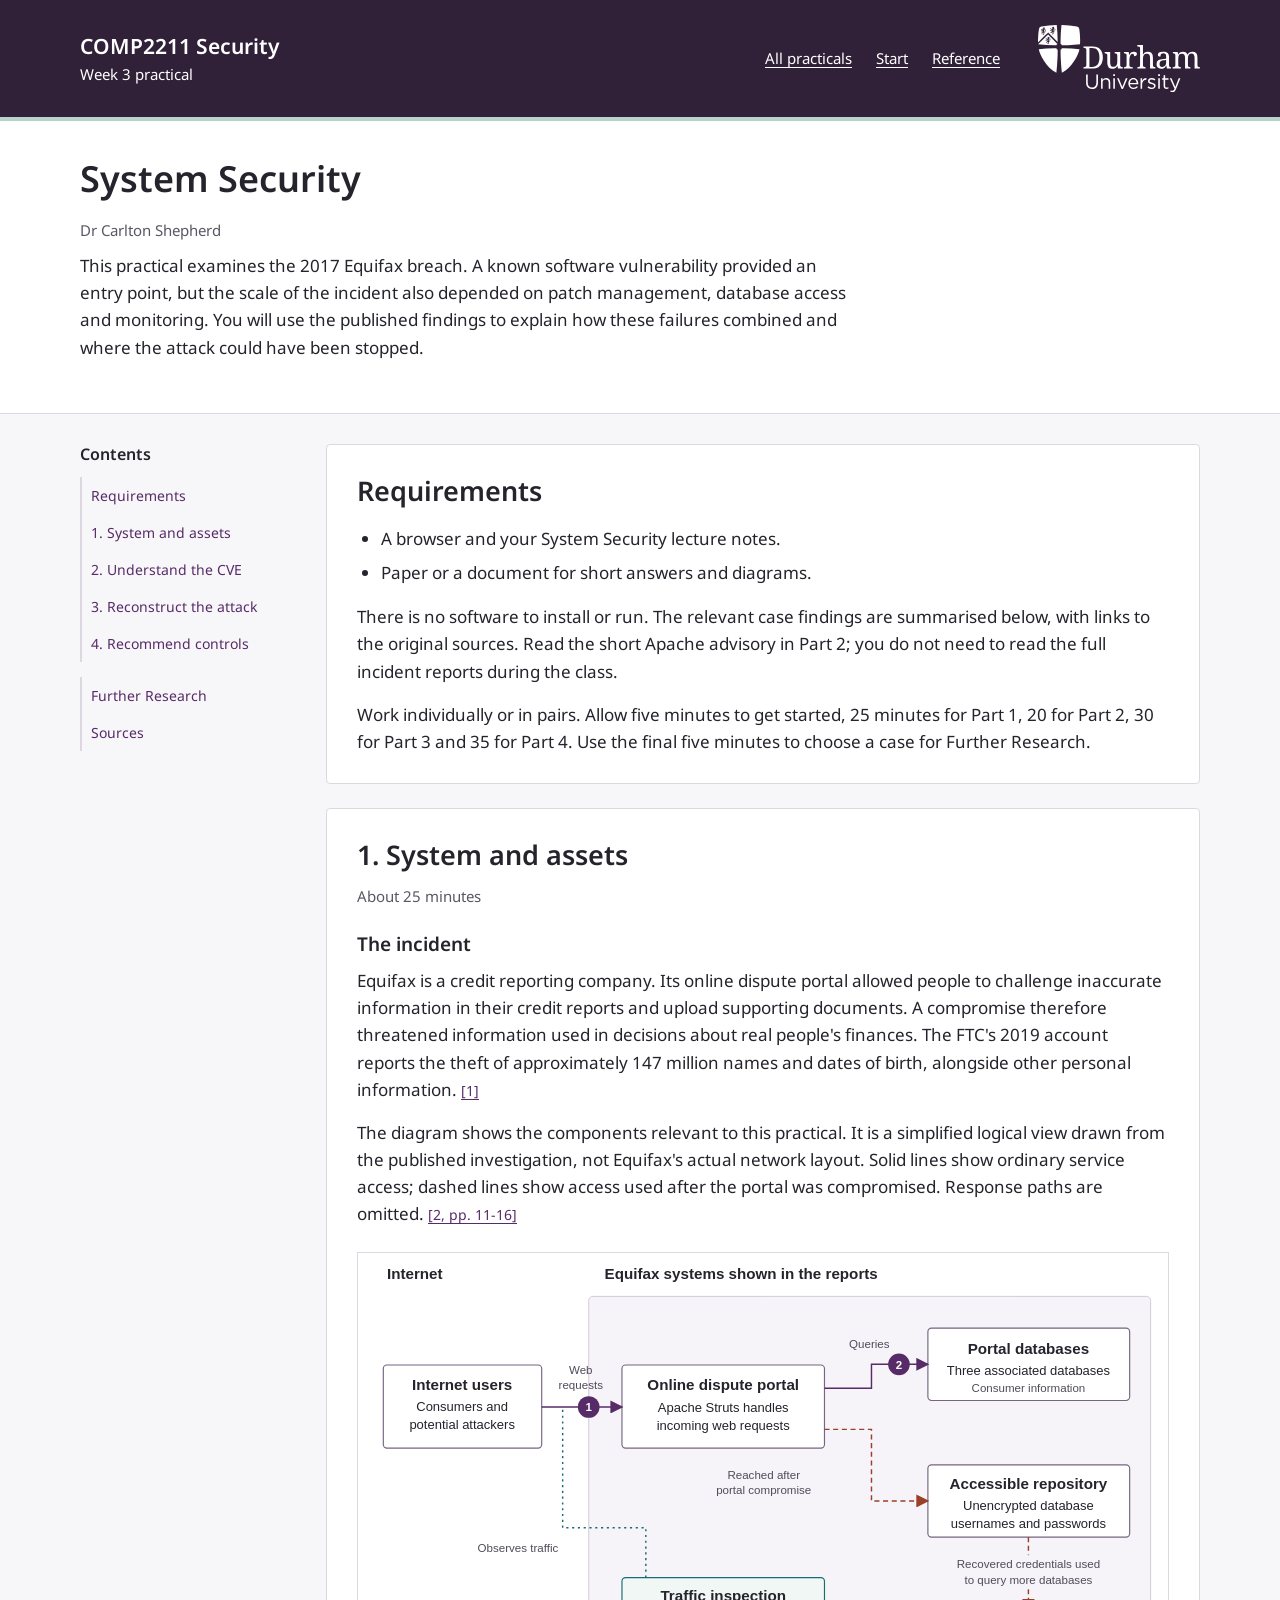
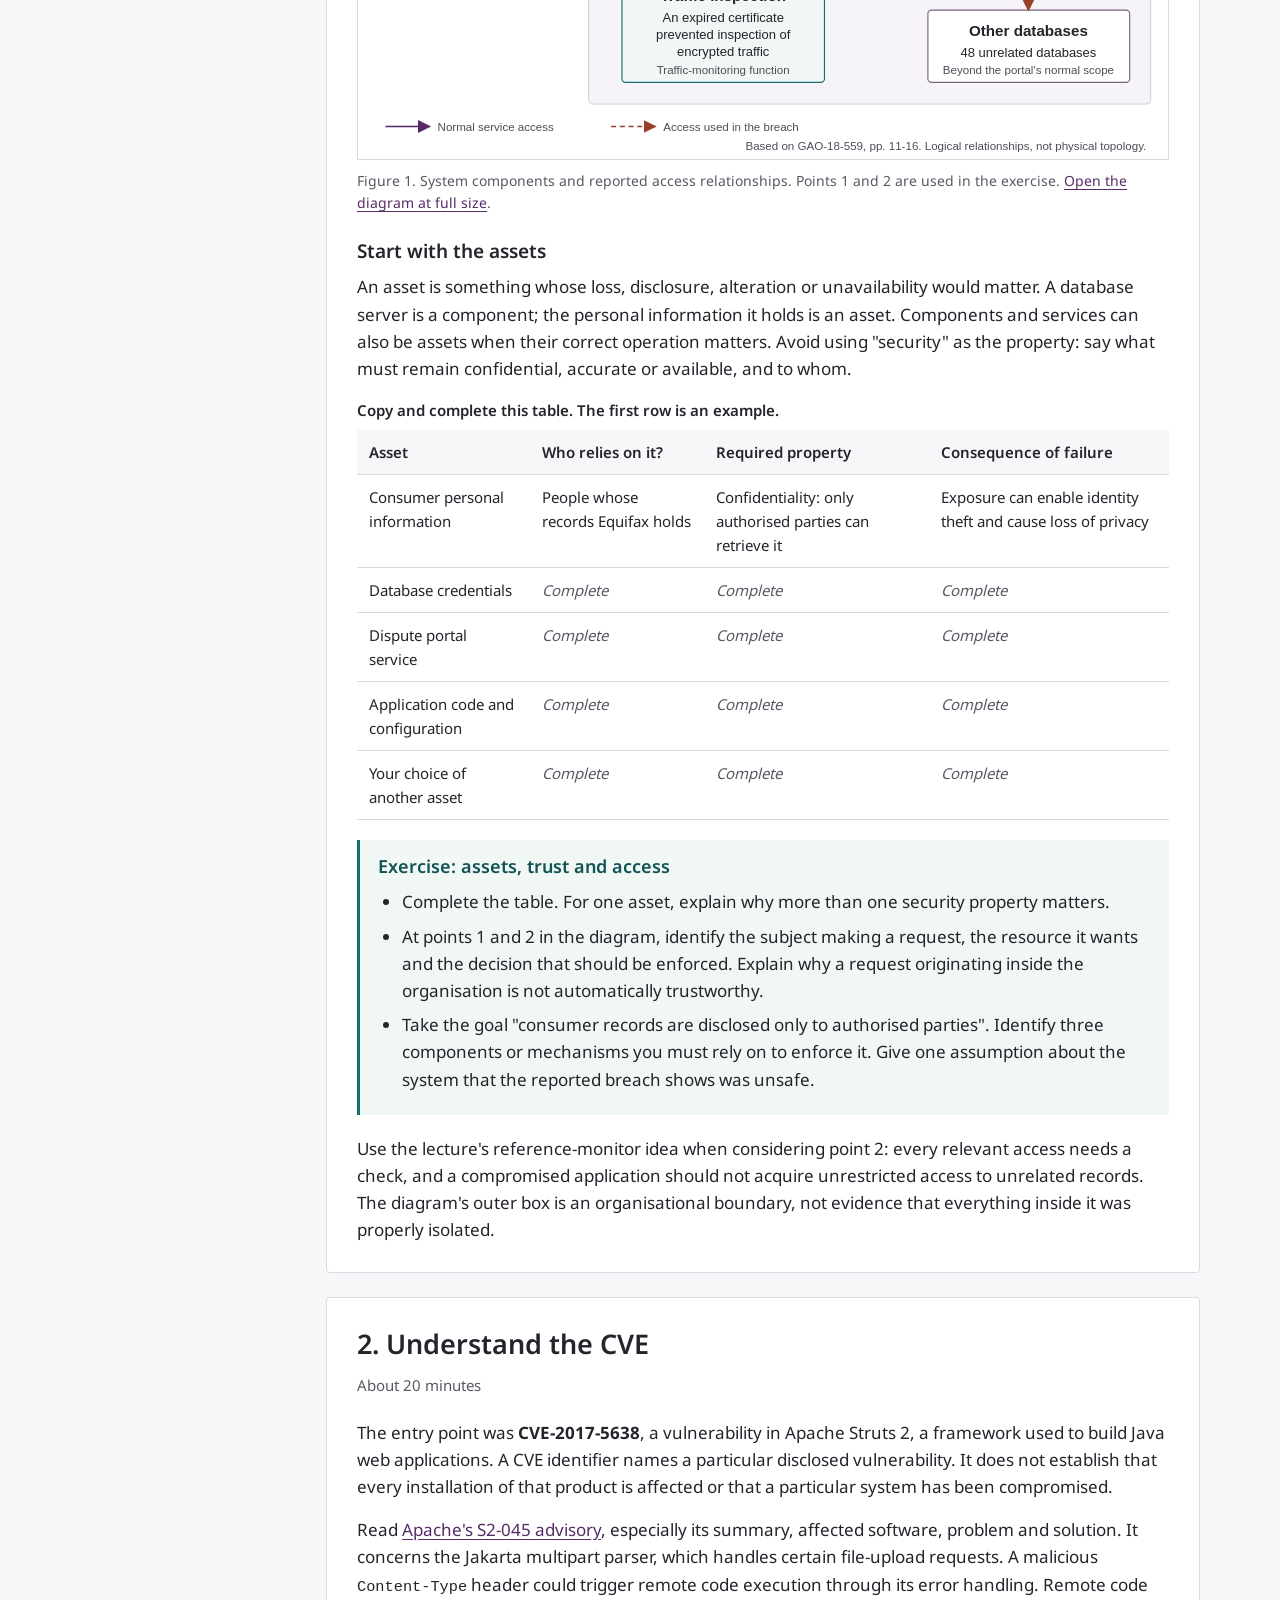
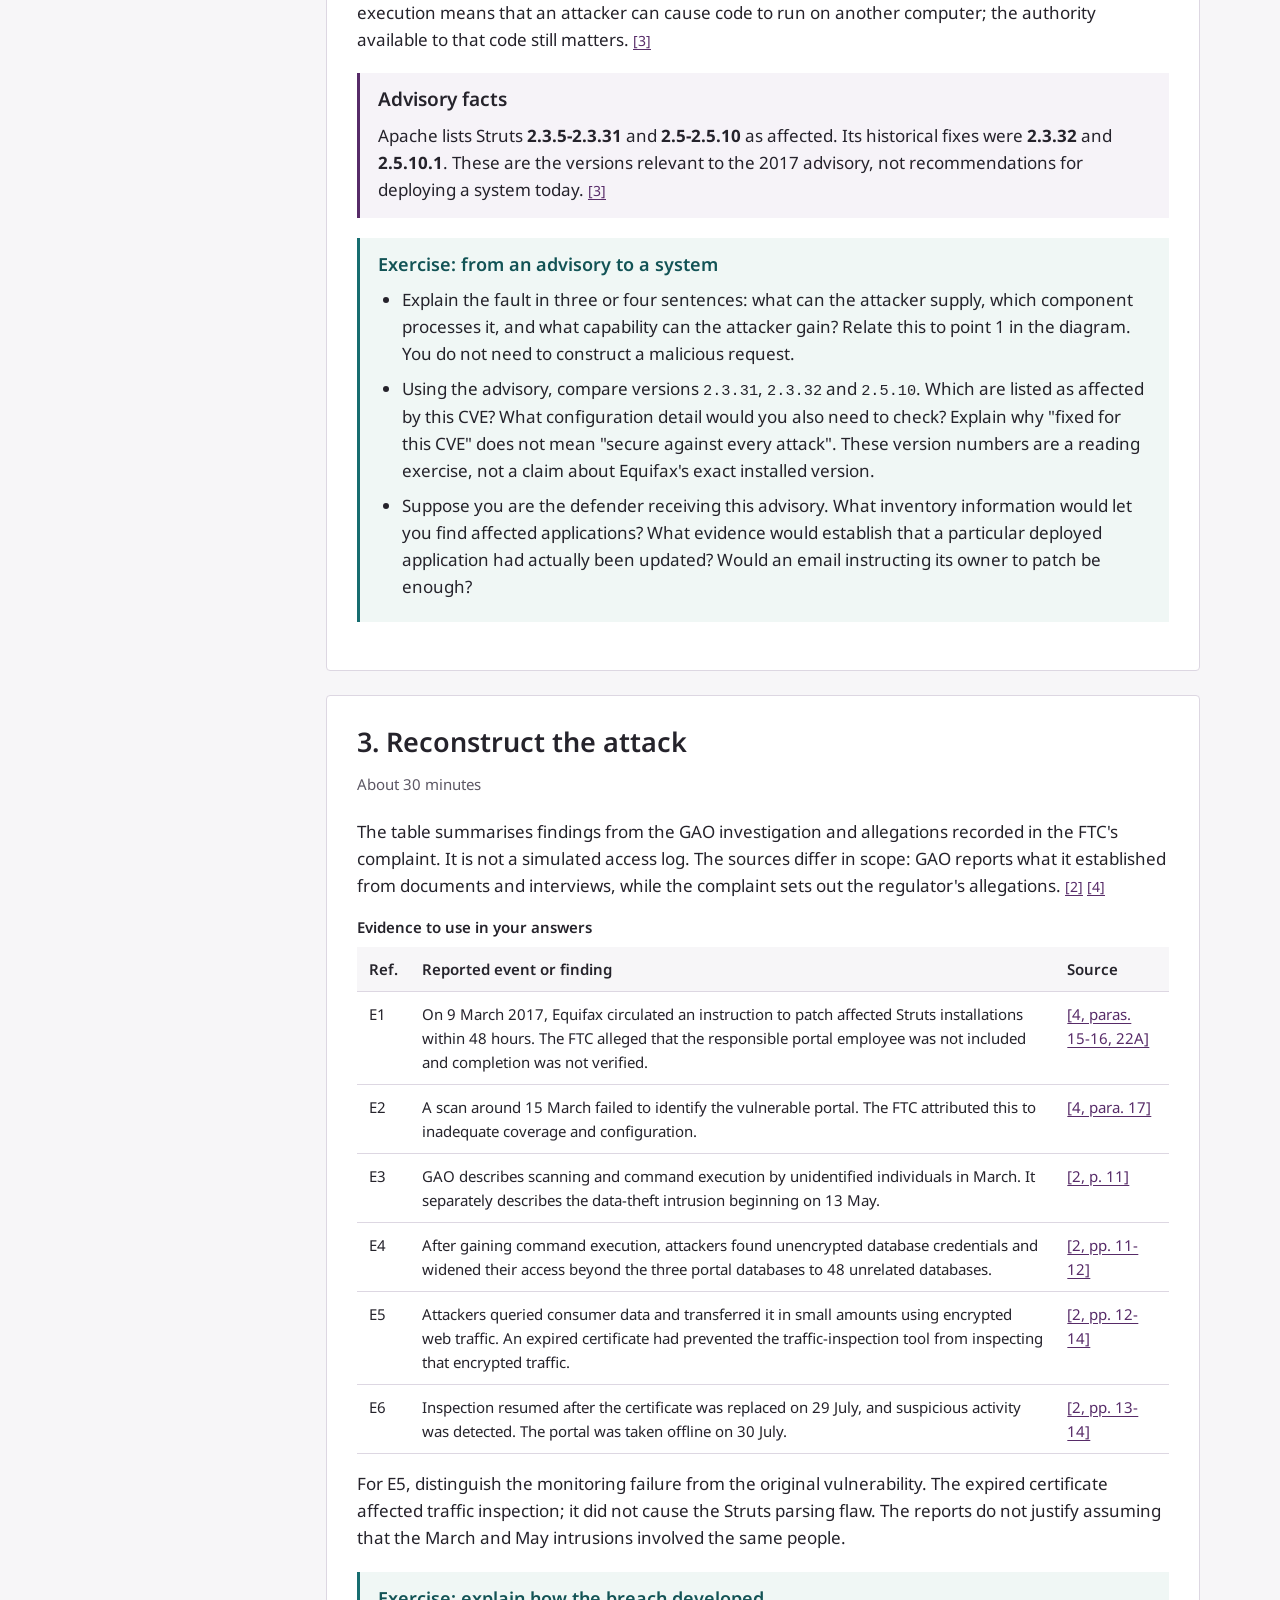
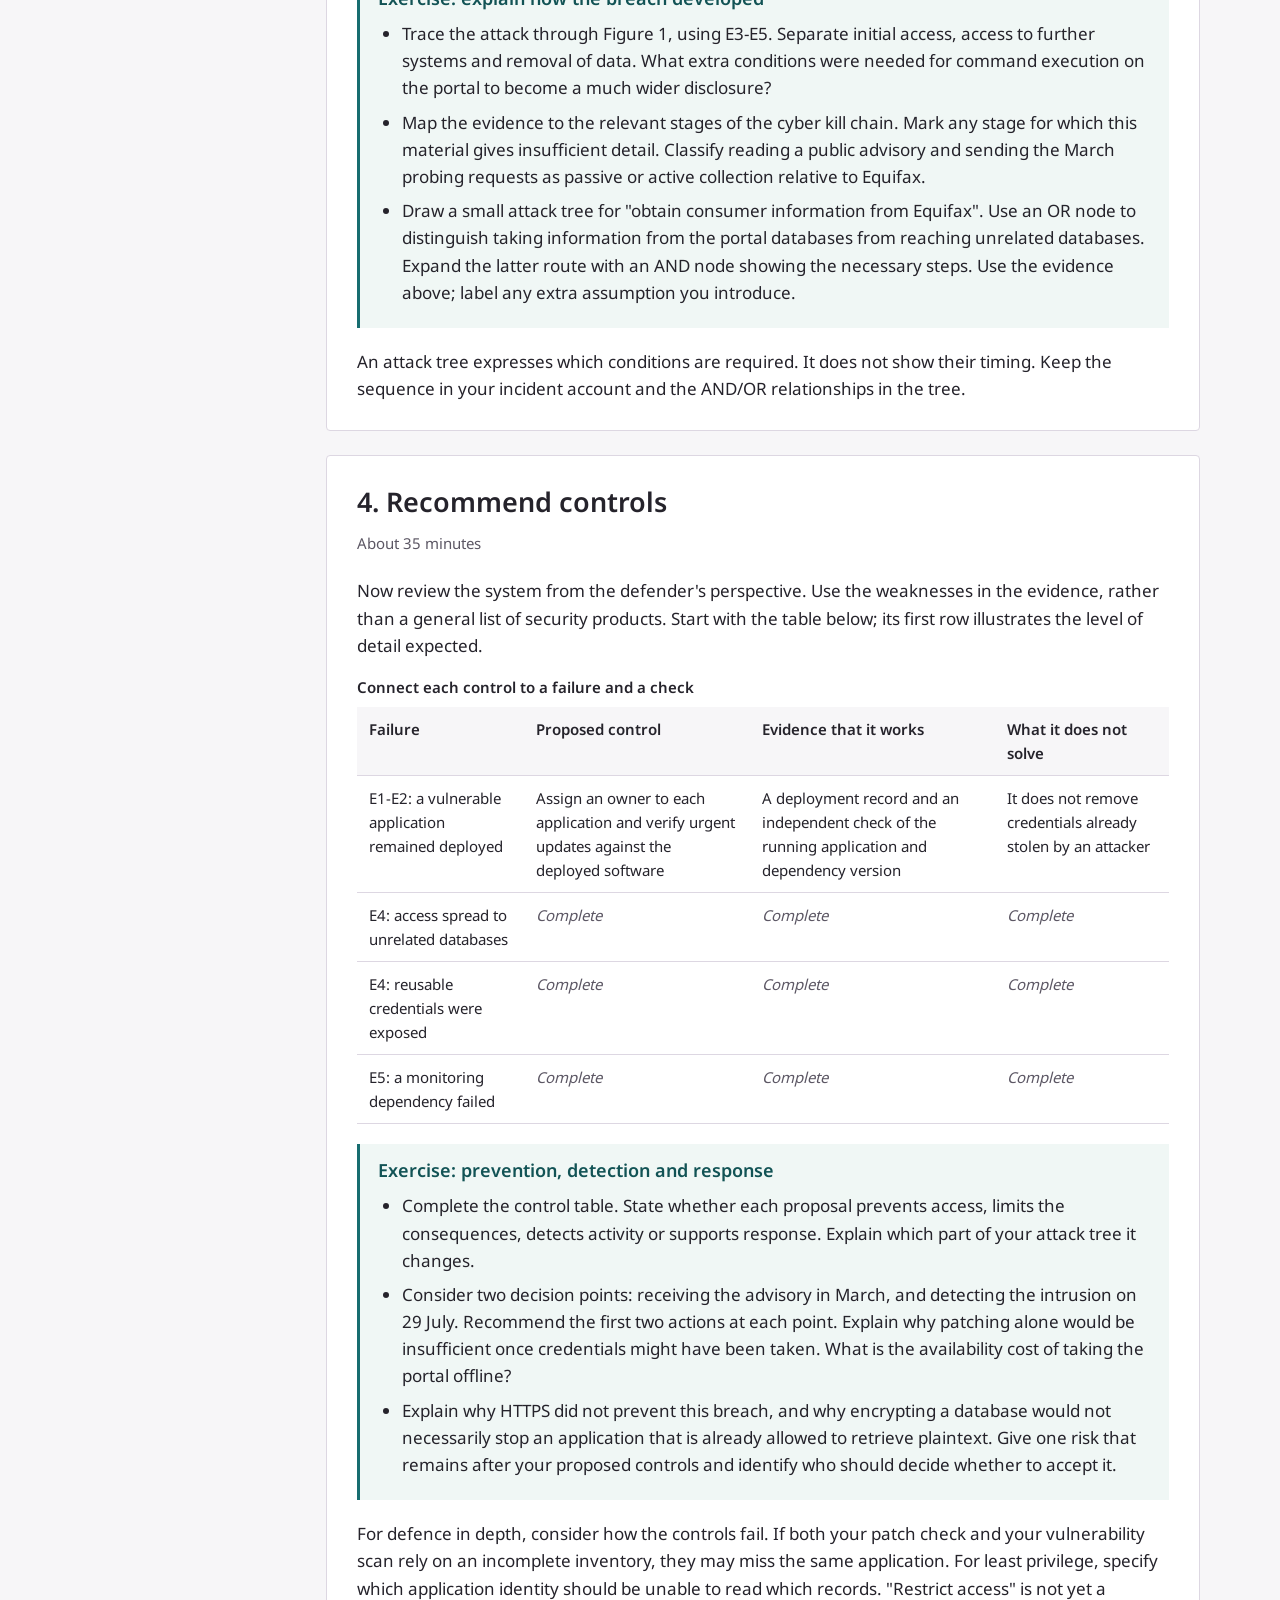
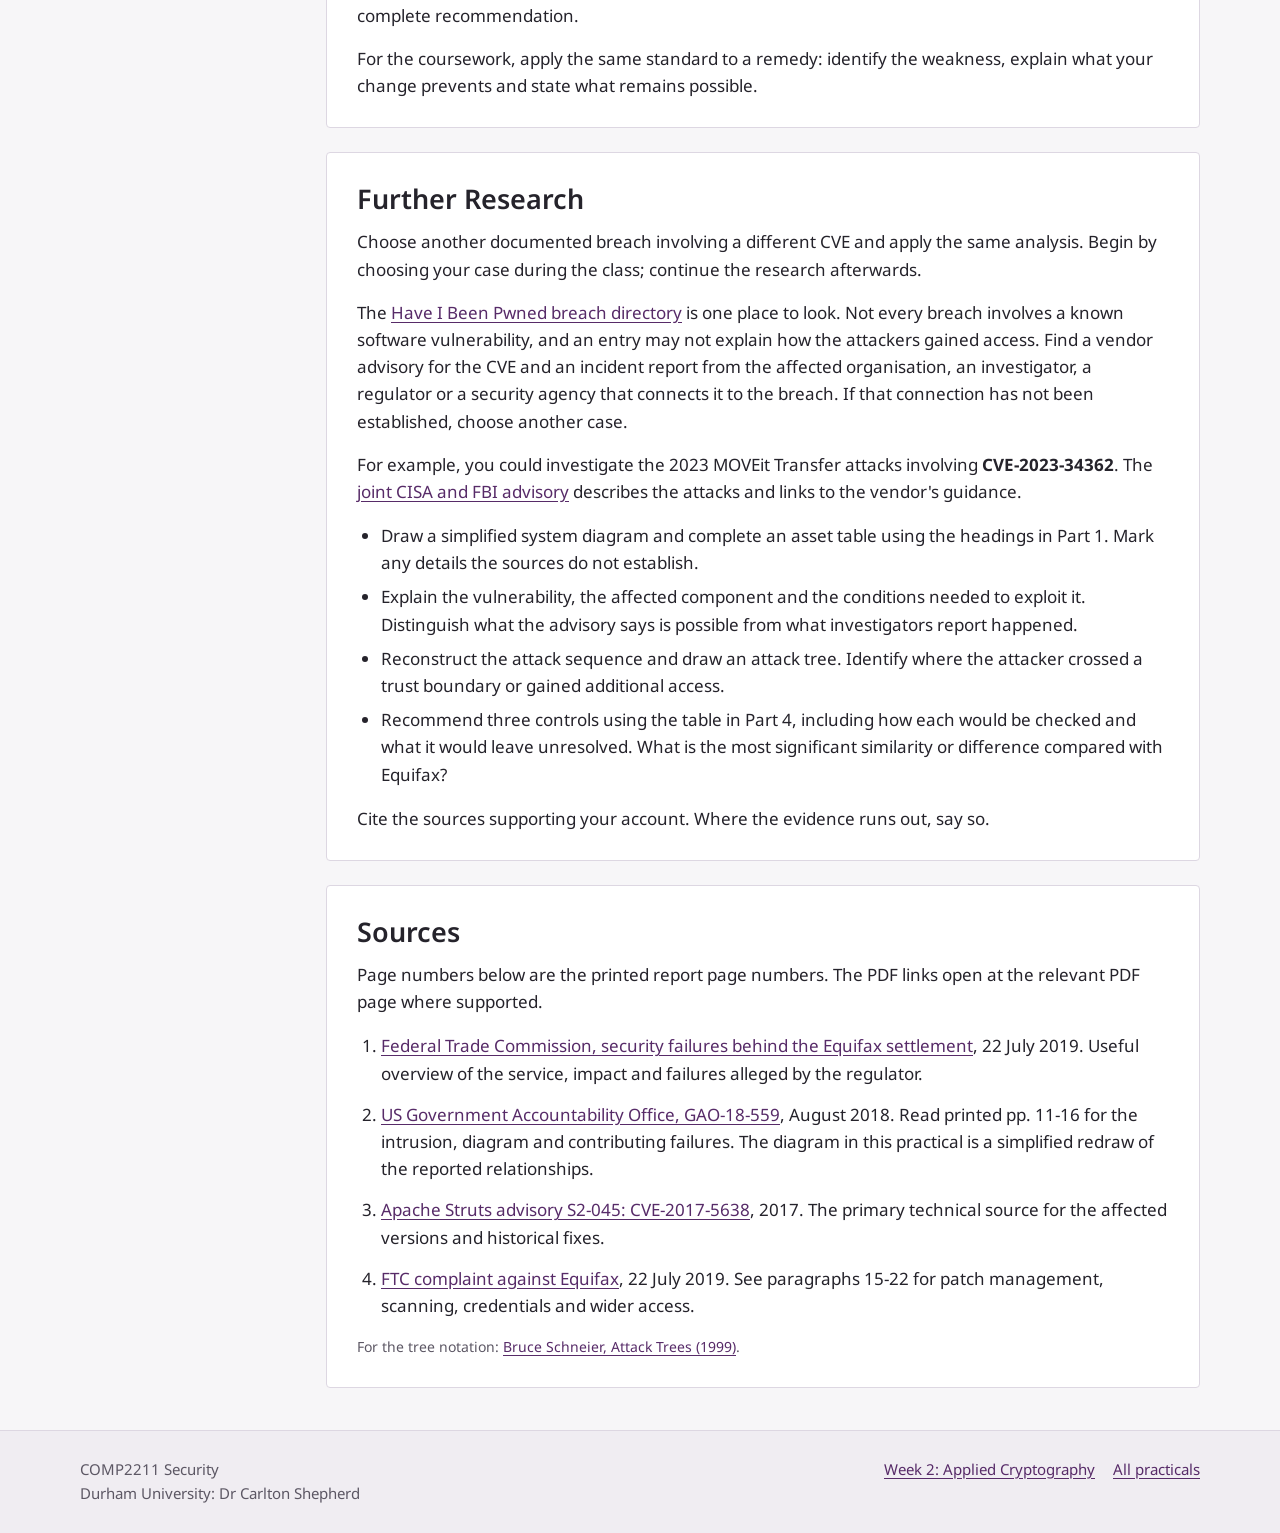
<file: week3/index.html>
<!DOCTYPE html>
<html lang="en-GB">
<head>
<meta charset="utf-8">
<meta name="viewport" content="width=device-width, initial-scale=1">
<meta name="color-scheme" content="light">
<meta name="description" content="System Security practical based on the 2017 Equifax breach and CVE-2017-5638: system diagram, assets, threat analysis and controls.">
<title>Week 3: System Security | Durham University</title>
<link rel="stylesheet" href="../assets/style.css">
<link rel="stylesheet" href="assets/system.css">
</head>
<body>
<a class="skip-link" href="#main">Skip to content</a>
<header class="masthead"><div class="wrap">
<div class="brand">COMP2211 Security<small>Week 3 practical</small></div>
<nav aria-label="Main navigation"><a href="../index.html">All practicals</a><a href="#requirements">Start</a><a href="#reference">Reference</a></nav>
<img class="durham-logo" src="../assets/durham-logo.svg" width="162" alt="Durham University">
</div></header>
<main id="main">
<section class="hero"><div class="wrap"><h1>System Security</h1>
<p class="course" style="margin-top:18px">Dr Carlton Shepherd</p>
<p>This practical examines the 2017 Equifax breach. A known software vulnerability provided an entry point, but the scale of the incident also depended on patch management, database access and monitoring. You will use the published findings to explain how these failures combined and where the attack could have been stopped.</p>
</div></section>
<div class="wrap layout"><aside class="toc" aria-label="Practical contents"><h2>Contents</h2><a href="#requirements">Requirements</a><ol>
<li><a href="#part1">1. System and assets</a></li><li><a href="#part2">2. Understand the CVE</a></li><li><a href="#part3">3. Reconstruct the attack</a></li><li><a href="#part4">4. Recommend controls</a></li>
</ol><div class="extra"><a href="#further-research">Further Research</a><a href="#reference">Sources</a></div></aside><div class="content">
<section class="section" id="requirements"><h2>Requirements</h2>
<ul><li>A browser and your System Security lecture notes.</li><li>Paper or a document for short answers and diagrams.</li></ul>
<p>There is no software to install or run. The relevant case findings are summarised below, with links to the original sources. Read the short Apache advisory in Part 2; you do not need to read the full incident reports during the class.</p>
<p>Work individually or in pairs. Allow five minutes to get started, 25 minutes for Part 1, 20 for Part 2, 30 for Part 3 and 35 for Part 4. Use the final five minutes to choose a case for Further Research.</p>
</section>
<section class="section" id="part1"><h2>1. System and assets</h2><p class="goal">About 25 minutes</p>
<h3>The incident</h3>
<p>Equifax is a credit reporting company. Its online dispute portal allowed people to challenge inaccurate information in their credit reports and upload supporting documents. A compromise therefore threatened information used in decisions about real people's finances. The FTC's 2019 account reports the theft of approximately 147 million names and dates of birth, alongside other personal information. <a class="source" href="#s1">[1]</a></p>
<p>The diagram shows the components relevant to this practical. It is a simplified logical view drawn from the published investigation, not Equifax's actual network layout. Solid lines show ordinary service access; dashed lines show access used after the portal was compromised. Response paths are omitted. <a class="source" href="#s2">[2, pp. 11-16]</a></p>
<figure class="system-figure"><div class="figure-scroll" tabindex="0" role="region" aria-label="System diagram"><img src="assets/equifax-system.svg" width="1120" height="700" alt="Internet users send requests to the Equifax dispute portal, which uses three associated databases. After compromising the portal, attackers reached a repository containing unencrypted database credentials and used them to access 48 unrelated databases. Traffic inspection failed to inspect encrypted traffic because a certificate had expired. Points 1 and 2 mark the Internet-to-application and application-to-database transitions."></div><figcaption>Figure 1. System components and reported access relationships. Points 1 and 2 are used in the exercise. <a href="assets/equifax-system.svg" target="_blank" rel="noopener">Open the diagram at full size</a>.</figcaption></figure>
<h3>Start with the assets</h3>
<p>An asset is something whose loss, disclosure, alteration or unavailability would matter. A database server is a component; the personal information it holds is an asset. Components and services can also be assets when their correct operation matters. Avoid using "security" as the property: say what must remain confidential, accurate or available, and to whom.</p>
<div class="table-scroll" tabindex="0" role="region" aria-label="Starting asset table"><table class="asset-table"><caption>Copy and complete this table. The first row is an example.</caption><thead><tr><th scope="col">Asset</th><th scope="col">Who relies on it?</th><th scope="col">Required property</th><th scope="col">Consequence of failure</th></tr></thead><tbody>
<tr><td>Consumer personal information</td><td>People whose records Equifax holds</td><td>Confidentiality: only authorised parties can retrieve it</td><td>Exposure can enable identity theft and cause loss of privacy</td></tr>
<tr><td>Database credentials</td><td class="to-complete">Complete</td><td class="to-complete">Complete</td><td class="to-complete">Complete</td></tr>
<tr><td>Dispute portal service</td><td class="to-complete">Complete</td><td class="to-complete">Complete</td><td class="to-complete">Complete</td></tr>
<tr><td>Application code and configuration</td><td class="to-complete">Complete</td><td class="to-complete">Complete</td><td class="to-complete">Complete</td></tr>
<tr><td>Your choice of another asset</td><td class="to-complete">Complete</td><td class="to-complete">Complete</td><td class="to-complete">Complete</td></tr>
</tbody></table></div>
<div class="task"><h3>Exercise: assets, trust and access</h3><ul>
<li>Complete the table. For one asset, explain why more than one security property matters.</li>
<li>At points 1 and 2 in the diagram, identify the subject making a request, the resource it wants and the decision that should be enforced. Explain why a request originating inside the organisation is not automatically trustworthy.</li>
<li>Take the goal "consumer records are disclosed only to authorised parties". Identify three components or mechanisms you must rely on to enforce it. Give one assumption about the system that the reported breach shows was unsafe.</li>
</ul></div>
<p>Use the lecture's reference-monitor idea when considering point 2: every relevant access needs a check, and a compromised application should not acquire unrestricted access to unrelated records. The diagram's outer box is an organisational boundary, not evidence that everything inside it was properly isolated.</p>
</section>
<section class="section" id="part2"><h2>2. Understand the CVE</h2><p class="goal">About 20 minutes</p>
<p>The entry point was <strong>CVE-2017-5638</strong>, a vulnerability in Apache Struts 2, a framework used to build Java web applications. A CVE identifier names a particular disclosed vulnerability. It does not establish that every installation of that product is affected or that a particular system has been compromised.</p>
<p>Read <a href="https://cwiki.apache.org/confluence/spaces/WW/pages/68717257/S2-045">Apache's S2-045 advisory</a>, especially its summary, affected software, problem and solution. It concerns the Jakarta multipart parser, which handles certain file-upload requests. A malicious <code>Content-Type</code> header could trigger remote code execution through its error handling. Remote code execution means that an attacker can cause code to run on another computer; the authority available to that code still matters. <a class="source" href="#s3">[3]</a></p>
<div class="case-note"><h3>Advisory facts</h3><p>Apache lists Struts <strong>2.3.5-2.3.31</strong> and <strong>2.5-2.5.10</strong> as affected. Its historical fixes were <strong>2.3.32</strong> and <strong>2.5.10.1</strong>. These are the versions relevant to the 2017 advisory, not recommendations for deploying a system today. <a class="source" href="#s3">[3]</a></p></div>
<div class="task"><h3>Exercise: from an advisory to a system</h3><ul>
<li>Explain the fault in three or four sentences: what can the attacker supply, which component processes it, and what capability can the attacker gain? Relate this to point 1 in the diagram. You do not need to construct a malicious request.</li>
<li>Using the advisory, compare versions <code>2.3.31</code>, <code>2.3.32</code> and <code>2.5.10</code>. Which are listed as affected by this CVE? What configuration detail would you also need to check? Explain why "fixed for this CVE" does not mean "secure against every attack". These version numbers are a reading exercise, not a claim about Equifax's exact installed version.</li>
<li>Suppose you are the defender receiving this advisory. What inventory information would let you find affected applications? What evidence would establish that a particular deployed application had actually been updated? Would an email instructing its owner to patch be enough?</li>
</ul></div>
</section>
<section class="section" id="part3"><h2>3. Reconstruct the attack</h2><p class="goal">About 30 minutes</p>
<p>The table summarises findings from the GAO investigation and allegations recorded in the FTC's complaint. It is not a simulated access log. The sources differ in scope: GAO reports what it established from documents and interviews, while the complaint sets out the regulator's allegations. <a class="source" href="#s2">[2]</a> <a class="source" href="#s4">[4]</a></p>
<div class="table-scroll" tabindex="0" role="region" aria-label="Incident evidence"><table><caption>Evidence to use in your answers</caption><thead><tr><th scope="col">Ref.</th><th scope="col">Reported event or finding</th><th scope="col">Source</th></tr></thead><tbody>
<tr><td>E1</td><td>On 9 March 2017, Equifax circulated an instruction to patch affected Struts installations within 48 hours. The FTC alleged that the responsible portal employee was not included and completion was not verified.</td><td><a href="#s4">[4, paras. 15-16, 22A]</a></td></tr>
<tr><td>E2</td><td>A scan around 15 March failed to identify the vulnerable portal. The FTC attributed this to inadequate coverage and configuration.</td><td><a href="#s4">[4, para. 17]</a></td></tr>
<tr><td>E3</td><td>GAO describes scanning and command execution by unidentified individuals in March. It separately describes the data-theft intrusion beginning on 13 May.</td><td><a href="#s2">[2, p. 11]</a></td></tr>
<tr><td>E4</td><td>After gaining command execution, attackers found unencrypted database credentials and widened their access beyond the three portal databases to 48 unrelated databases.</td><td><a href="#s2">[2, pp. 11-12]</a></td></tr>
<tr><td>E5</td><td>Attackers queried consumer data and transferred it in small amounts using encrypted web traffic. An expired certificate had prevented the traffic-inspection tool from inspecting that encrypted traffic.</td><td><a href="#s2">[2, pp. 12-14]</a></td></tr>
<tr><td>E6</td><td>Inspection resumed after the certificate was replaced on 29 July, and suspicious activity was detected. The portal was taken offline on 30 July.</td><td><a href="#s2">[2, pp. 13-14]</a></td></tr>
</tbody></table></div>
<p>For E5, distinguish the monitoring failure from the original vulnerability. The expired certificate affected traffic inspection; it did not cause the Struts parsing flaw. The reports do not justify assuming that the March and May intrusions involved the same people.</p>
<div class="task"><h3>Exercise: explain how the breach developed</h3><ul>
<li>Trace the attack through Figure 1, using E3-E5. Separate initial access, access to further systems and removal of data. What extra conditions were needed for command execution on the portal to become a much wider disclosure?</li>
<li>Map the evidence to the relevant stages of the cyber kill chain. Mark any stage for which this material gives insufficient detail. Classify reading a public advisory and sending the March probing requests as passive or active collection relative to Equifax.</li>
<li>Draw a small attack tree for "obtain consumer information from Equifax". Use an OR node to distinguish taking information from the portal databases from reaching unrelated databases. Expand the latter route with an AND node showing the necessary steps. Use the evidence above; label any extra assumption you introduce.</li>
</ul></div>
<p>An attack tree expresses which conditions are required. It does not show their timing. Keep the sequence in your incident account and the AND/OR relationships in the tree.</p>
</section>
<section class="section" id="part4"><h2>4. Recommend controls</h2><p class="goal">About 35 minutes</p>
<p>Now review the system from the defender's perspective. Use the weaknesses in the evidence, rather than a general list of security products. Start with the table below; its first row illustrates the level of detail expected.</p>
<div class="table-scroll" tabindex="0" role="region" aria-label="Control analysis"><table><caption>Connect each control to a failure and a check</caption><thead><tr><th scope="col">Failure</th><th scope="col">Proposed control</th><th scope="col">Evidence that it works</th><th scope="col">What it does not solve</th></tr></thead><tbody>
<tr><td>E1-E2: a vulnerable application remained deployed</td><td>Assign an owner to each application and verify urgent updates against the deployed software</td><td>A deployment record and an independent check of the running application and dependency version</td><td>It does not remove credentials already stolen by an attacker</td></tr>
<tr><td>E4: access spread to unrelated databases</td><td class="to-complete">Complete</td><td class="to-complete">Complete</td><td class="to-complete">Complete</td></tr>
<tr><td>E4: reusable credentials were exposed</td><td class="to-complete">Complete</td><td class="to-complete">Complete</td><td class="to-complete">Complete</td></tr>
<tr><td>E5: a monitoring dependency failed</td><td class="to-complete">Complete</td><td class="to-complete">Complete</td><td class="to-complete">Complete</td></tr>
</tbody></table></div>
<div class="task"><h3>Exercise: prevention, detection and response</h3><ul>
<li>Complete the control table. State whether each proposal prevents access, limits the consequences, detects activity or supports response. Explain which part of your attack tree it changes.</li>
<li>Consider two decision points: receiving the advisory in March, and detecting the intrusion on 29 July. Recommend the first two actions at each point. Explain why patching alone would be insufficient once credentials might have been taken. What is the availability cost of taking the portal offline?</li>
<li>Explain why HTTPS did not prevent this breach, and why encrypting a database would not necessarily stop an application that is already allowed to retrieve plaintext. Give one risk that remains after your proposed controls and identify who should decide whether to accept it.</li>
</ul></div>
<p>For defence in depth, consider how the controls fail. If both your patch check and your vulnerability scan rely on an incomplete inventory, they may miss the same application. For least privilege, specify which application identity should be unable to read which records. "Restrict access" is not yet a complete recommendation.</p>
<p>For the coursework, apply the same standard to a remedy: identify the weakness, explain what your change prevents and state what remains possible.</p>
</section>
<section class="section" id="further-research"><h2>Further Research</h2>
<p>Choose another documented breach involving a different CVE and apply the same analysis. Begin by choosing your case during the class; continue the research afterwards.</p>
<p>The <a href="https://haveibeenpwned.com/PwnedWebsites">Have I Been Pwned breach directory</a> is one place to look. Not every breach involves a known software vulnerability, and an entry may not explain how the attackers gained access. Find a vendor advisory for the CVE and an incident report from the affected organisation, an investigator, a regulator or a security agency that connects it to the breach. If that connection has not been established, choose another case.</p>
<p>For example, you could investigate the 2023 MOVEit Transfer attacks involving <strong>CVE-2023-34362</strong>. The <a href="https://content.govdelivery.com/accounts/USDHSCISA/bulletins/35ecb08">joint CISA and FBI advisory</a> describes the attacks and links to the vendor's guidance.</p>
<ul>
<li>Draw a simplified system diagram and complete an asset table using the headings in Part 1. Mark any details the sources do not establish.</li>
<li>Explain the vulnerability, the affected component and the conditions needed to exploit it. Distinguish what the advisory says is possible from what investigators report happened.</li>
<li>Reconstruct the attack sequence and draw an attack tree. Identify where the attacker crossed a trust boundary or gained additional access.</li>
<li>Recommend three controls using the table in Part 4, including how each would be checked and what it would leave unresolved. What is the most significant similarity or difference compared with Equifax?</li>
</ul>
<p>Cite the sources supporting your account. Where the evidence runs out, say so.</p>
</section>
<section class="section" id="reference"><h2>Sources</h2><p>Page numbers below are the printed report page numbers. The PDF links open at the relevant PDF page where supported.</p><ol class="sources">
<li id="s1"><a href="https://www.ftc.gov/business-guidance/blog/2019/07/575-million-equifax-settlement-illustrates-security-basics-your-business">Federal Trade Commission, security failures behind the Equifax settlement</a>, 22 July 2019. Useful overview of the service, impact and failures alleged by the regulator.</li>
<li id="s2"><a href="https://www.gao.gov/assets/gao-18-559.pdf#page=15">US Government Accountability Office, GAO-18-559</a>, August 2018. Read printed pp. 11-16 for the intrusion, diagram and contributing failures. The diagram in this practical is a simplified redraw of the reported relationships.</li>
<li id="s3"><a href="https://cwiki.apache.org/confluence/spaces/WW/pages/68717257/S2-045">Apache Struts advisory S2-045: CVE-2017-5638</a>, 2017. The primary technical source for the affected versions and historical fixes.</li>
<li id="s4"><a href="https://www.ftc.gov/system/files/documents/cases/172_3203_equifax_complaint_7-22-19.pdf#page=6">FTC complaint against Equifax</a>, 22 July 2019. See paragraphs 15-22 for patch management, scanning, credentials and wider access.</li>
</ol><p class="reading-link">For the tree notation: <a href="https://www.schneier.com/academic/archives/1999/12/attack_trees.html">Bruce Schneier, Attack Trees (1999)</a>.</p></section>
</div></div></main>
<footer><div class="wrap"><p>COMP2211 Security<br>Durham University: Dr Carlton Shepherd</p><div class="footer-links"><a href="../week2/index.html">Week 2: Applied Cryptography</a><a href="../index.html">All practicals</a></div></div></footer>
</body></html>
</file>
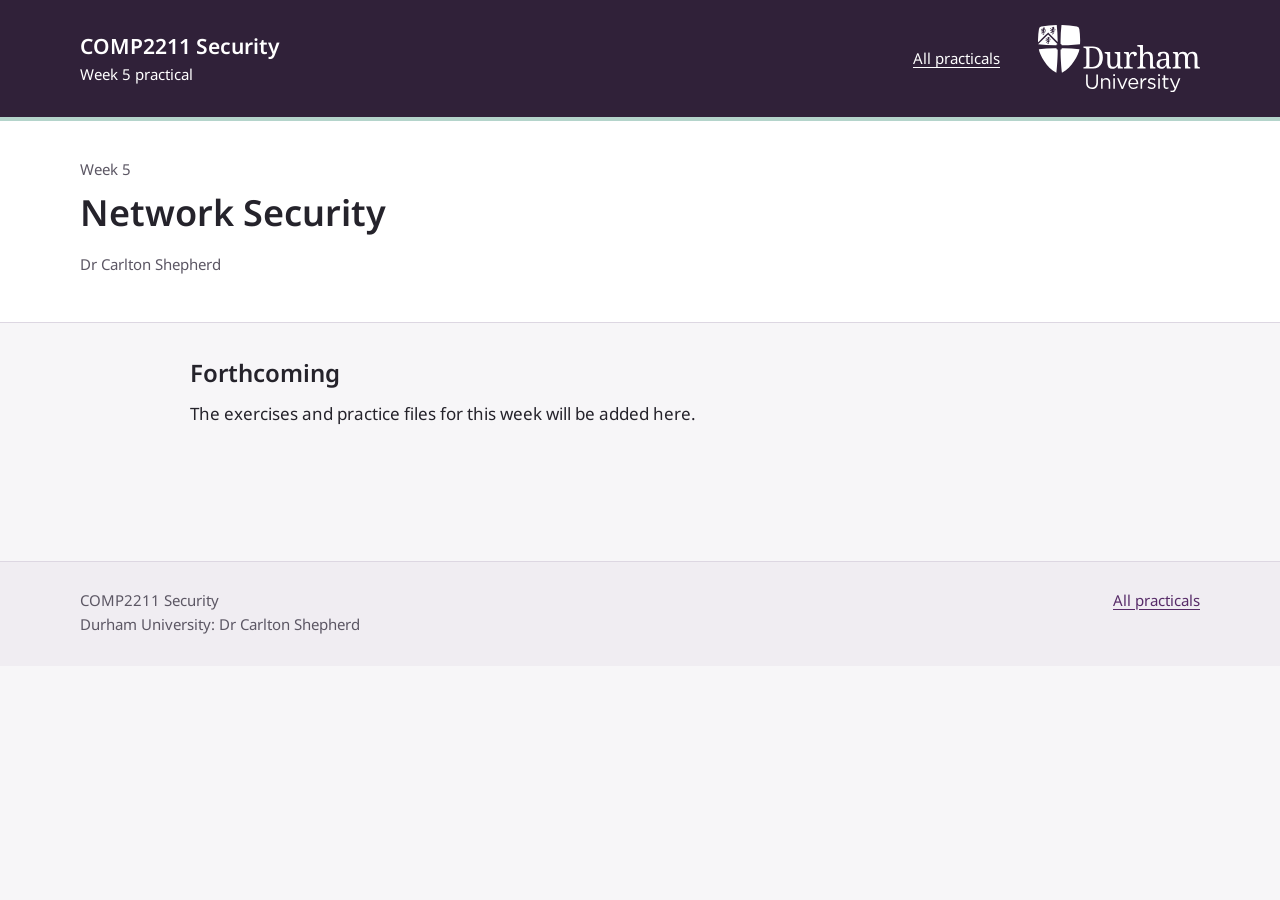
<file: week5/index.html>
<!DOCTYPE html>
<html lang="en-GB">
<head>
<meta charset="utf-8">
<meta name="viewport" content="width=device-width, initial-scale=1">
<meta name="color-scheme" content="light">
<title>Week 5: Network Security | COMP2211 Security | Durham University</title>
<link rel="stylesheet" href="../assets/style.css">
</head>
<body>
<a class="skip-link" href="#main">Skip to content</a>
<header class="masthead"><div class="wrap">
<div class="brand">COMP2211 Security<small>Week 5 practical</small></div>
<nav aria-label="Main navigation"><a href="../index.html">All practicals</a></nav>
<img class="durham-logo" src="../assets/durham-logo.svg" width="162" alt="Durham University">
</div></header>
<main id="main"><section class="hero"><div class="wrap"><p class="course">Week 5</p><h1>Network Security</h1><p class="course" style="margin-top:18px">Dr Carlton Shepherd</p></div></section>
<section class="wrap week-notice" aria-labelledby="forthcoming"><h2 id="forthcoming">Forthcoming</h2><p>The exercises and practice files for this week will be added here.</p></section></main>
<footer><div class="wrap"><p>COMP2211 Security<br>Durham University: Dr Carlton Shepherd</p><a href="../index.html">All practicals</a></div></footer>
</body>
</html>
</file>
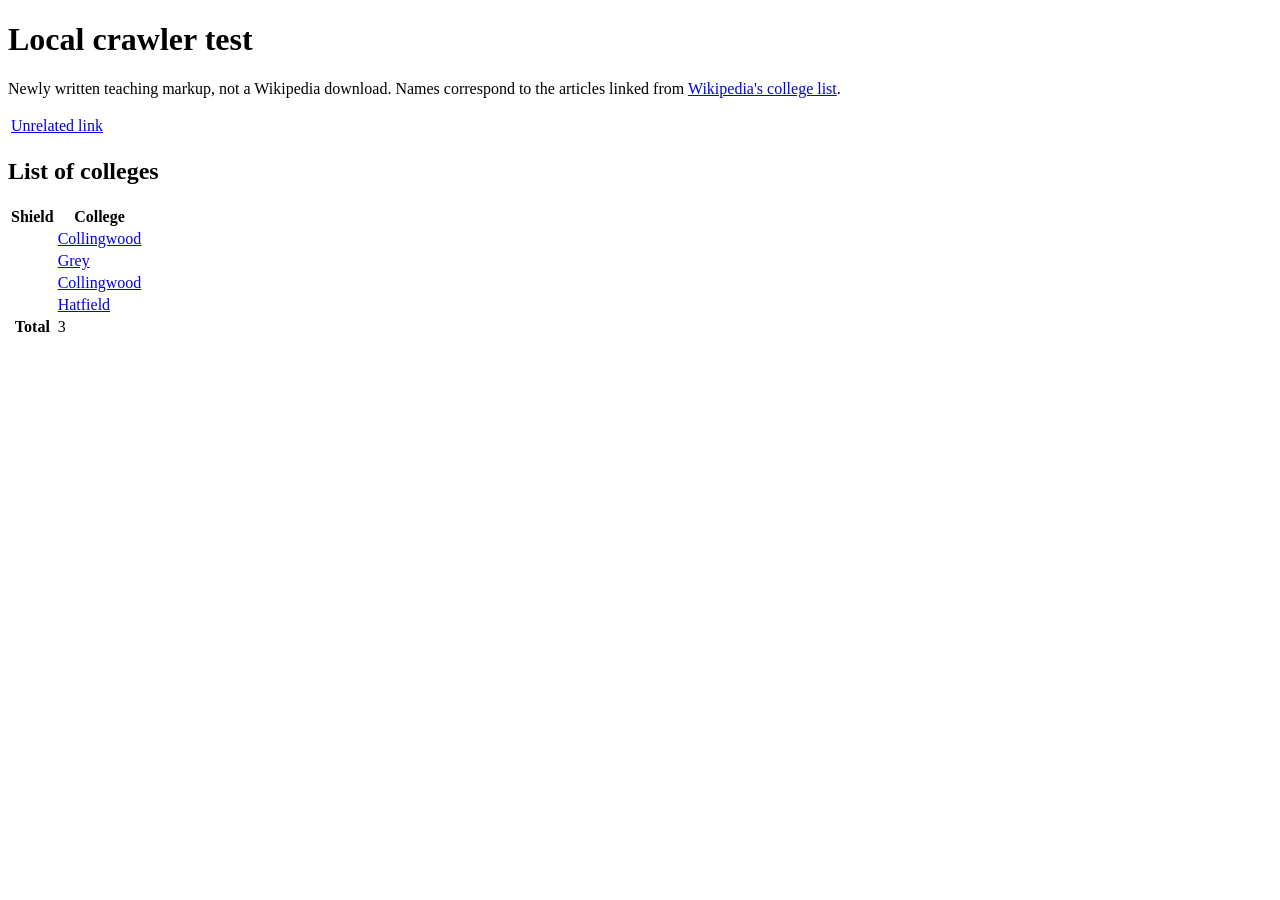
<file: week1/data/crawl/index.html>
<!doctype html><html lang="en-GB"><head><meta charset="utf-8"><title>Local crawler test</title></head><body><h1>Local crawler test</h1><p>Newly written teaching markup, not a Wikipedia download. Names correspond to the articles linked from <a href="https://en.wikipedia.org/wiki/Colleges_of_Durham_University">Wikipedia's college list</a>.</p><table><tr><td><a href="do-not-visit.html">Unrelated link</a></td></tr></table><h2 id="List_of_colleges">List of colleges</h2><table><tr><th>Shield</th><th>College</th></tr><tr><td></td><td><a href="collingwood.html">Collingwood</a></td></tr><tr><td></td><td><a href="grey.html">Grey</a></td></tr><tr><td></td><td><a href="collingwood.html">Collingwood</a></td></tr><tr><td></td><td><a href="hatfield.html">Hatfield</a></td></tr><tr><th>Total</th><td>3</td></tr></table></body></html>
</file>
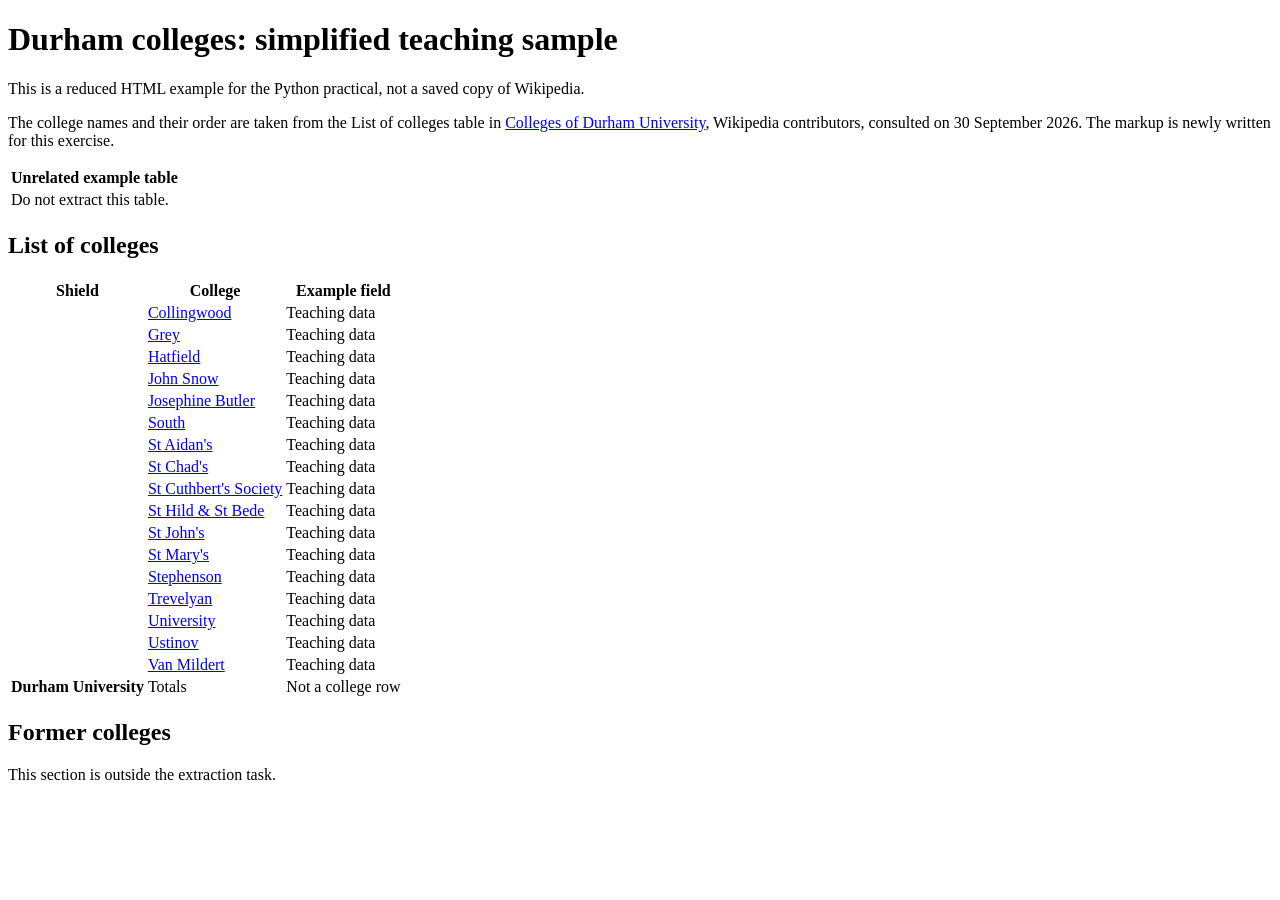
<file: week1/data/colleges-sample.html>
<!doctype html>
<html lang="en-GB"><head><meta charset="utf-8"><title>Durham colleges: simplified teaching sample</title></head><body>
<h1>Durham colleges: simplified teaching sample</h1>
<p>This is a reduced HTML example for the Python practical, not a saved copy of Wikipedia.</p>
<p>The college names and their order are taken from the List of colleges table in
<a href="https://en.wikipedia.org/wiki/Colleges_of_Durham_University">Colleges of Durham University</a>, Wikipedia contributors, consulted on 30 September 2026. The markup is newly written for this exercise.</p>
<table><tr><th>Unrelated example table</th></tr><tr><td>Do not extract this table.</td></tr></table>
<h2 id="List_of_colleges">List of colleges</h2>
<table class="wikitable"><tr><th>Shield</th><th>College</th><th>Example field</th></tr>
<tr><td></td><td><a href="#college-1">Collingwood</a></td><td>Teaching data</td></tr>
<tr><td></td><td><a href="#college-2">Grey</a></td><td>Teaching data</td></tr>
<tr><td></td><td><a href="#college-3">Hatfield</a></td><td>Teaching data</td></tr>
<tr><td></td><td><a href="#college-4">John Snow</a></td><td>Teaching data</td></tr>
<tr><td></td><td><a href="#college-5">Josephine Butler</a></td><td>Teaching data</td></tr>
<tr><td></td><td><a href="#college-6">South</a></td><td>Teaching data</td></tr>
<tr><td></td><td><a href="#college-7">St Aidan&#x27;s</a></td><td>Teaching data</td></tr>
<tr><td></td><td><a href="#college-8">St Chad&#x27;s</a></td><td>Teaching data</td></tr>
<tr><td></td><td><a href="#college-9">St Cuthbert&#x27;s Society</a></td><td>Teaching data</td></tr>
<tr><td></td><td><a href="#college-10">St Hild &amp; St Bede</a></td><td>Teaching data</td></tr>
<tr><td></td><td><a href="#college-11">St John&#x27;s</a></td><td>Teaching data</td></tr>
<tr><td></td><td><a href="#college-12">St Mary&#x27;s</a></td><td>Teaching data</td></tr>
<tr><td></td><td><a href="#college-13">Stephenson</a></td><td>Teaching data</td></tr>
<tr><td></td><td><a href="#college-14">Trevelyan</a></td><td>Teaching data</td></tr>
<tr><td></td><td><a href="#college-15">University</a></td><td>Teaching data</td></tr>
<tr><td></td><td><a href="#college-16">Ustinov</a></td><td>Teaching data</td></tr>
<tr><td></td><td><a href="#college-17">Van Mildert</a></td><td>Teaching data</td></tr>
<tr><th>Durham University</th><td>Totals</td><td>Not a college row</td></tr></table>
<h2>Former colleges</h2><p>This section is outside the extraction task.</p></body></html>
</file>
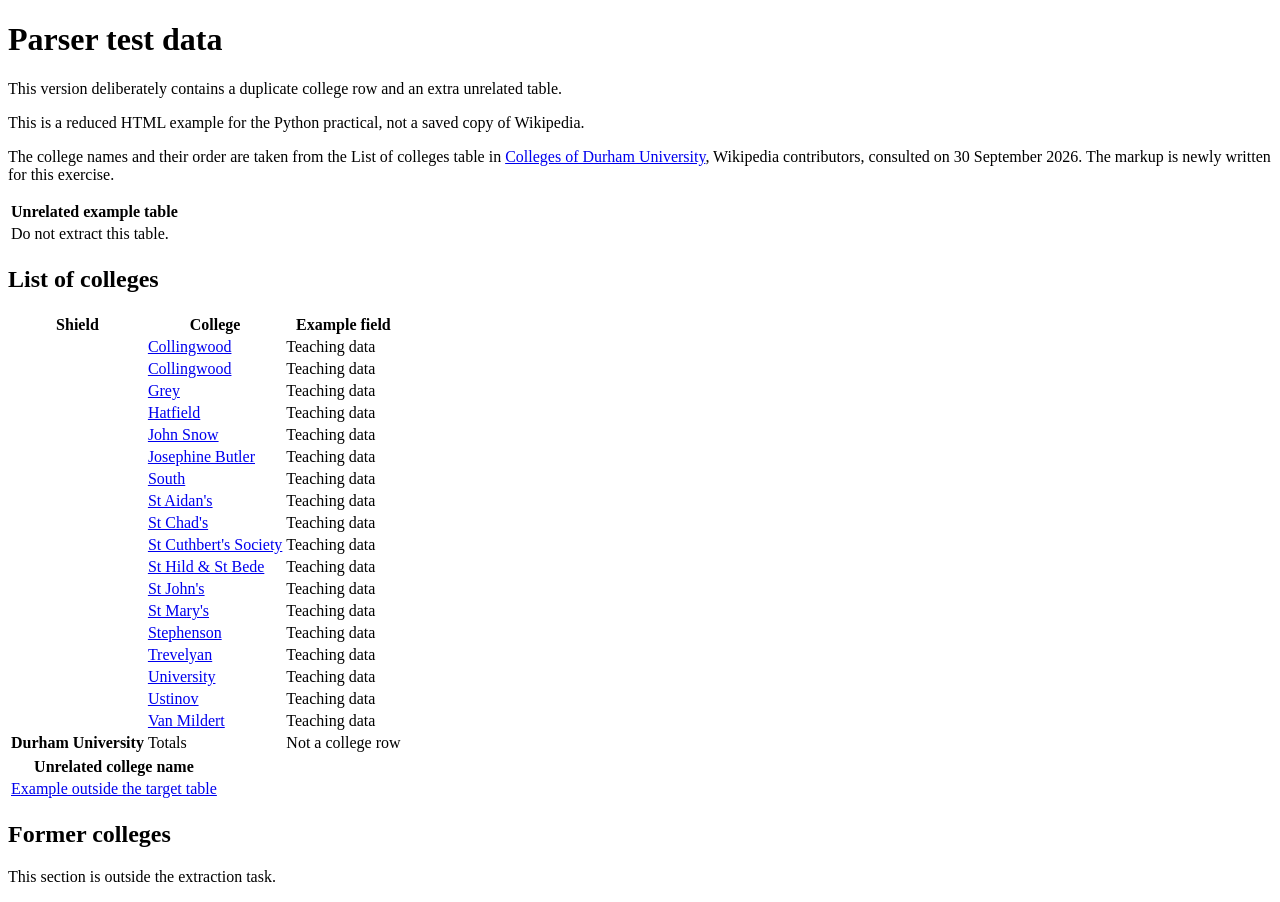
<file: week1/data/colleges-test.html>
<!DOCTYPE html>

<html lang="en-GB"><head><meta charset="utf-8"/><title>Durham colleges: parser test data</title></head><body>
<h1>Parser test data</h1><p>This version deliberately contains a duplicate college row and an extra unrelated table.</p>
<p>This is a reduced HTML example for the Python practical, not a saved copy of Wikipedia.</p>
<p>The college names and their order are taken from the List of colleges table in
<a href="https://en.wikipedia.org/wiki/Colleges_of_Durham_University">Colleges of Durham University</a>, Wikipedia contributors, consulted on 30 September 2026. The markup is newly written for this exercise.</p>
<table><tr><th>Unrelated example table</th></tr><tr><td>Do not extract this table.</td></tr></table>
<h2 id="List_of_colleges">List of colleges</h2>
<table class="wikitable"><tr><th>Shield</th><th>College</th><th>Example field</th></tr>
<tr><td></td><td><a href="#college-1">Collingwood</a></td><td>Teaching data</td></tr><tr><td></td><td><a href="#college-1">Collingwood</a></td><td>Teaching data</td></tr>
<tr><td></td><td><a href="#college-2">Grey</a></td><td>Teaching data</td></tr>
<tr><td></td><td><a href="#college-3">Hatfield</a></td><td>Teaching data</td></tr>
<tr><td></td><td><a href="#college-4">John Snow</a></td><td>Teaching data</td></tr>
<tr><td></td><td><a href="#college-5">Josephine Butler</a></td><td>Teaching data</td></tr>
<tr><td></td><td><a href="#college-6">South</a></td><td>Teaching data</td></tr>
<tr><td></td><td><a href="#college-7">St Aidan's</a></td><td>Teaching data</td></tr>
<tr><td></td><td><a href="#college-8">St Chad's</a></td><td>Teaching data</td></tr>
<tr><td></td><td><a href="#college-9">St Cuthbert's Society</a></td><td>Teaching data</td></tr>
<tr><td></td><td><a href="#college-10">St Hild &amp; St Bede</a></td><td>Teaching data</td></tr>
<tr><td></td><td><a href="#college-11">St John's</a></td><td>Teaching data</td></tr>
<tr><td></td><td><a href="#college-12">St Mary's</a></td><td>Teaching data</td></tr>
<tr><td></td><td><a href="#college-13">Stephenson</a></td><td>Teaching data</td></tr>
<tr><td></td><td><a href="#college-14">Trevelyan</a></td><td>Teaching data</td></tr>
<tr><td></td><td><a href="#college-15">University</a></td><td>Teaching data</td></tr>
<tr><td></td><td><a href="#college-16">Ustinov</a></td><td>Teaching data</td></tr>
<tr><td></td><td><a href="#college-17">Van Mildert</a></td><td>Teaching data</td></tr>
<tr><th>Durham University</th><td>Totals</td><td>Not a college row</td></tr></table><table><tr><th>Unrelated college name</th></tr><tr><td><a href="#other">Example outside the target table</a></td></tr></table>
<h2>Former colleges</h2><p>This section is outside the extraction task.</p></body></html>
</file>
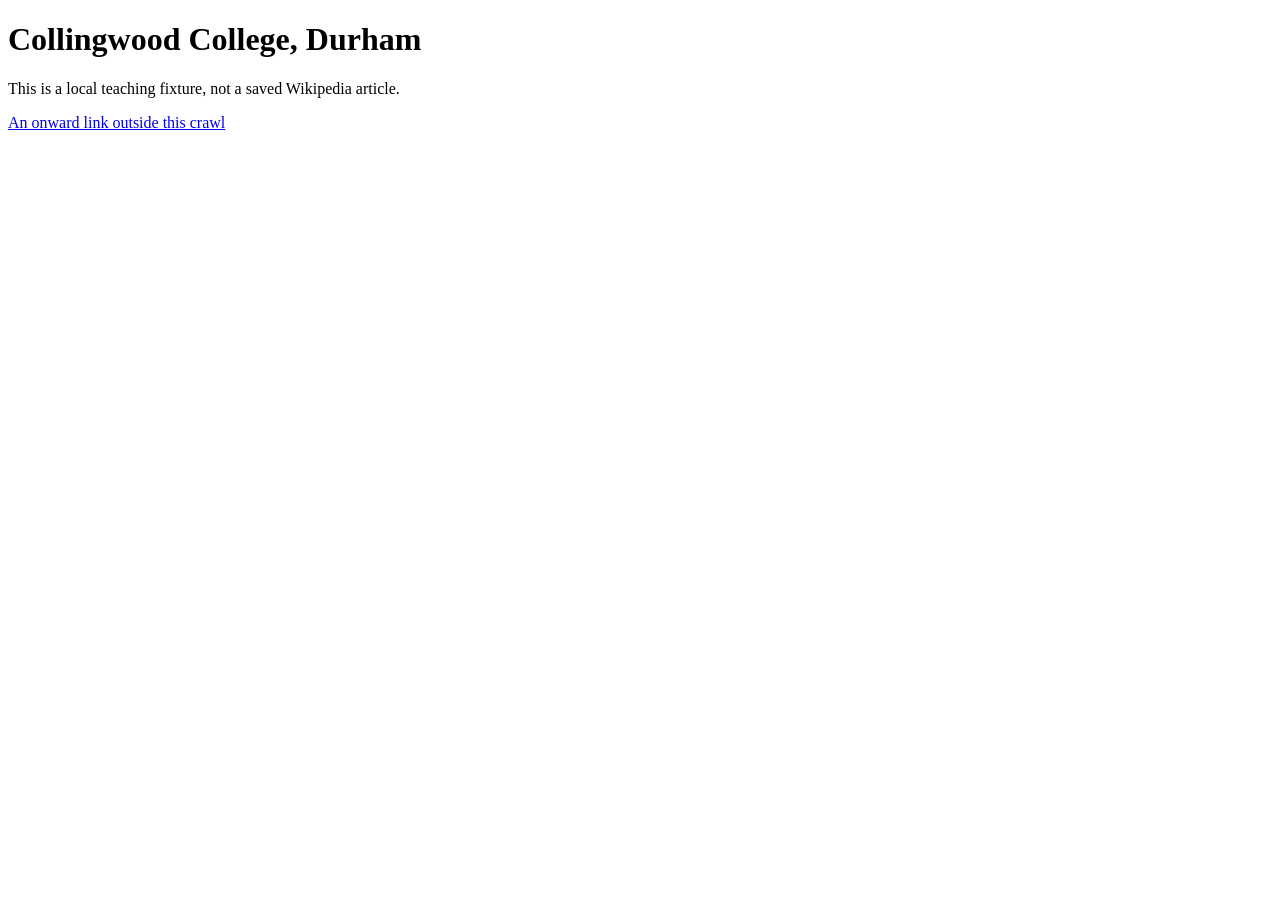
<file: week1/data/crawl/collingwood.html>
<!doctype html><html lang="en-GB"><head><meta charset="utf-8"><title>Collingwood College, Durham</title></head><body><h1>Collingwood College, Durham</h1><p>This is a local teaching fixture, not a saved Wikipedia article.</p><a href="do-not-visit.html">An onward link outside this crawl</a></body></html>
</file>
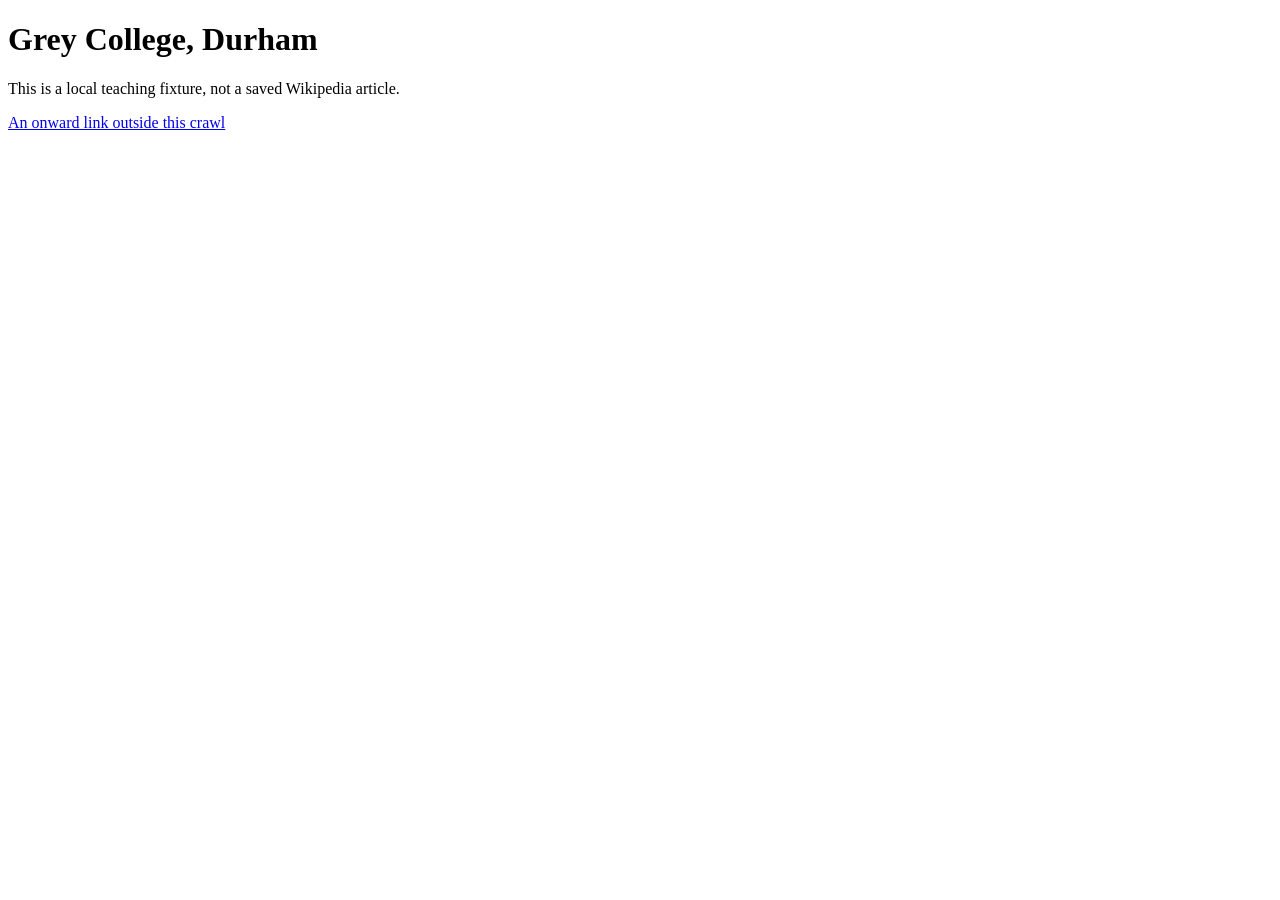
<file: week1/data/crawl/grey.html>
<!doctype html><html lang="en-GB"><head><meta charset="utf-8"><title>Grey College, Durham</title></head><body><h1>Grey College, Durham</h1><p>This is a local teaching fixture, not a saved Wikipedia article.</p><a href="do-not-visit.html">An onward link outside this crawl</a></body></html>
</file>
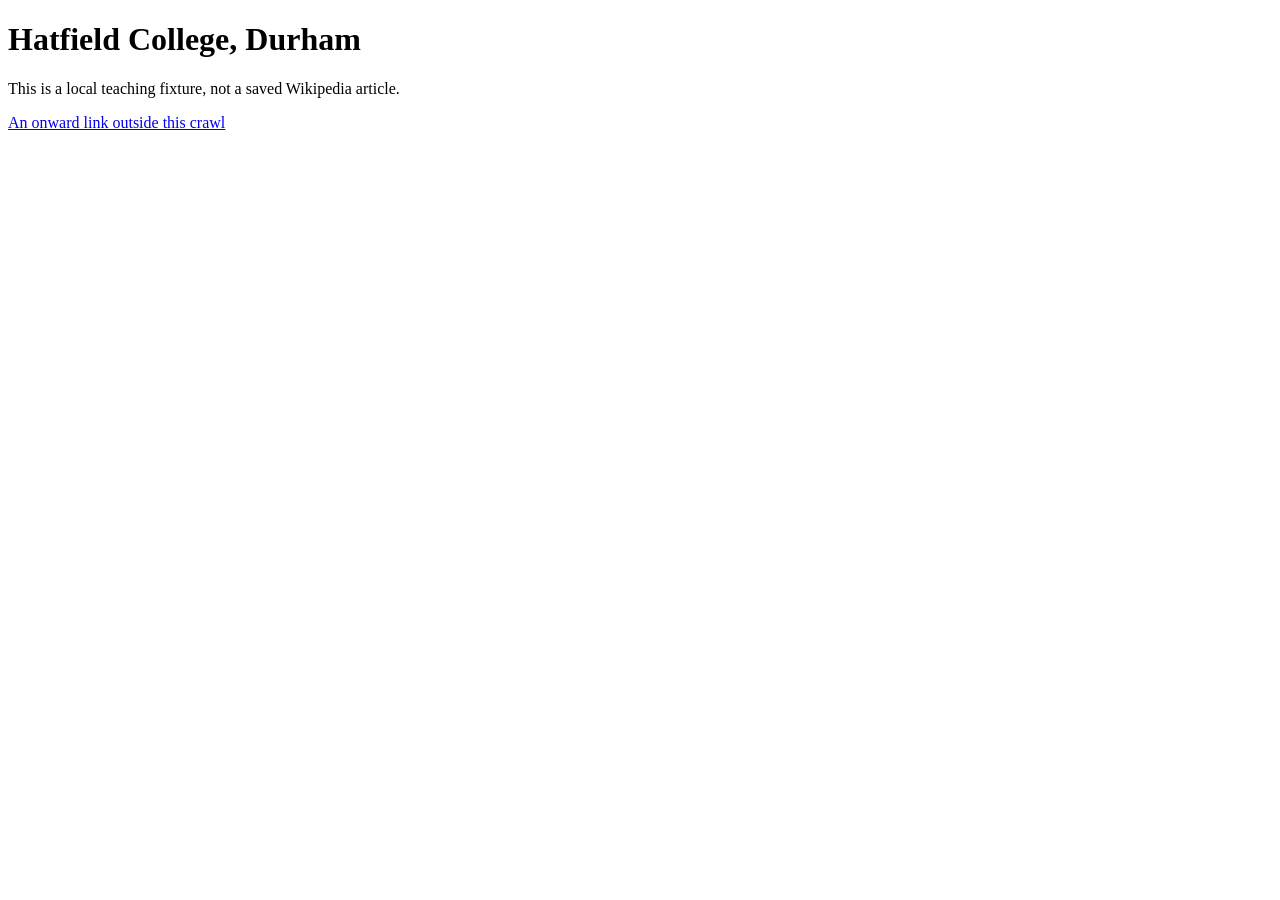
<file: week1/data/crawl/hatfield.html>
<!doctype html><html lang="en-GB"><head><meta charset="utf-8"><title>Hatfield College, Durham</title></head><body><h1>Hatfield College, Durham</h1><p>This is a local teaching fixture, not a saved Wikipedia article.</p><a href="do-not-visit.html">An onward link outside this crawl</a></body></html>
</file>
<file: assets/style.css>
@font-face{font-family:"Noto Sans";font-style:normal;font-weight:100 900;font-display:swap;src:url("fonts/noto-sans.ttf") format("truetype")}
:root{--ink:#25232b;--muted:#5c5764;--purple:#572b68;--line:#ddd7e2;--paper:#f7f6f8;--teal:#176d70}
*{box-sizing:border-box}
html{scroll-padding-top:24px}
body{margin:0;background:var(--paper);color:var(--ink);font:17px/1.6 "Noto Sans",Arial,sans-serif}
a{color:var(--purple);text-underline-offset:3px}
a:hover{text-decoration-thickness:2px}
a:focus-visible,summary:focus-visible,button:focus-visible{outline:3px solid var(--teal);outline-offset:5px}
u{text-underline-offset:3px;text-decoration-thickness:1px}
.wrap{width:min(1120px,100% - 48px);margin-inline:auto}
.skip-link{position:absolute;top:-100px;left:16px;background:white;padding:12px;z-index:10}
.skip-link:focus{top:12px}
.masthead{background:#302139;color:white;border-bottom:4px solid #b4d4cb}
.masthead .wrap{display:flex;align-items:center;justify-content:space-between;gap:24px;padding-block:25px}
.brand{font-weight:600;font-size:21px;line-height:1.2}
.brand small{display:block;font-size:15px;font-weight:400;margin-top:5px}
.masthead nav{display:flex;gap:24px;margin-left:auto;font-size:15px;white-space:nowrap}
.masthead a{color:white}
.durham-logo{width:162px;height:auto;flex:none;margin-left:14px}
h1,h2,h3{font-family:inherit;font-weight:600}
h1{font-size:36px;line-height:1.2;margin:0}
h2{font-size:26px;line-height:1.3;margin:0 0 12px}
h3{font-size:22px;line-height:1.3;margin:0 0 10px}
p{margin:0 0 16px}
.hero{background:white;border-bottom:1px solid var(--line)}
.hero .wrap{padding-block:36px 32px}
.hero-heading{display:flex;align-items:center;justify-content:space-between;gap:30px;margin-bottom:26px}
.hero-heading>div{flex:1;min-width:0}
.course{font-size:15px;color:var(--muted);margin:0 0 10px}
.deadline{margin:0;padding:4px 0 4px 22px;border-left:3px solid #b4d4cb;flex:none;font-size:15px;line-height:1.5}
.deadline span{display:block;color:var(--muted);margin-bottom:3px}
.deadline strong{display:block;color:var(--purple);font-size:22px;line-height:1.35}
.hero-content>div>p{max-width:850px}
.actions{display:flex;flex-wrap:wrap;gap:10px;align-items:center;margin-top:22px}
.button{display:inline-block;text-decoration:none;font-weight:600;border:1px solid var(--purple);border-radius:4px;padding:10px 14px;background:var(--purple);color:white;font-size:17px;white-space:nowrap}
.button.secondary{color:var(--purple);background:white}
.button:hover{background:#432052;color:white}
.redistribution{margin-top:28px;padding-top:20px;border-top:1px solid var(--line);max-width:1000px}
.redistribution h2{font-size:17px;margin-bottom:8px}
.redistribution p{margin-bottom:0}
.overview{padding-block:30px 26px;border-bottom:1px solid var(--line)}
.overview p{max-width:1000px}
.exercise-group{padding-top:34px}
.group-heading{display:flex;justify-content:space-between;align-items:baseline;gap:12px;flex-wrap:wrap;padding-bottom:10px;border-bottom:1px solid #d9cedd;margin-bottom:22px}
.group-heading h2,.group-heading p{margin:0}
.group-heading p{color:var(--muted);font-size:15px}
.exercise-grid{display:grid;grid-template-columns:repeat(2,minmax(0,1fr));gap:22px;align-items:stretch}
.exercise{background:white;border:1px solid var(--line);border-radius:4px;padding:24px 26px;display:flex;flex-direction:column;min-width:0;scroll-margin-top:24px}
.exercise-meta{display:flex;justify-content:space-between;align-items:center;gap:20px;margin-bottom:8px;color:var(--muted);font-size:15px}
.exercise-meta span:first-child{font-size:15px;font-weight:600;color:var(--purple)}
.exercise>p{font-size:17px;line-height:1.6}
.exercise .theme{margin:0 0 16px;font-size:15px;color:var(--muted)}
.reading{font-size:17px;margin:0 0 16px}
.reading summary{cursor:pointer;font-weight:600;color:var(--purple);padding-right:6px}
.reading summary:hover{color:#35183f}
.reading p{margin:8px 0 0}
.exercise .reading{margin:0;padding:7px 0;line-height:1.6}
.exercise .reading:last-of-type{margin-bottom:16px}
.video-title{font-weight:600}
.video-load{margin-top:12px;padding:9px 14px;border:1px solid var(--purple);border-radius:4px;background:var(--purple);color:white;font:inherit;cursor:pointer}
.video-load:hover{background:#432052}
.video-slot:has(iframe){margin-top:12px}
.video-slot iframe{display:block;width:100%;height:auto;min-height:200px;aspect-ratio:16/9;border:0;border-radius:4px;background:#151218}
.video-fallback{color:var(--muted)}
.resources{margin-top:auto;padding-top:16px;border-top:1px solid #ebe7ee}
.resource-label{font-size:15px;color:var(--muted);margin:0 0 6px}
.resources a{display:block;width:fit-content;max-width:100%;margin-top:5px;font-size:17px;overflow-wrap:anywhere;line-height:1.6}
code{font:0.9em/1.6 ui-monospace,SFMono-Regular,Consolas,monospace;overflow-wrap:anywhere}
.help{background:white;border:1px solid var(--line);border-radius:4px;padding:24px 26px;margin-block:28px}
.help details{border-top:1px solid var(--line);padding-block:16px}
.help details:last-child{padding-bottom:0}
.help .reading{border-top:0;padding-block:7px}
.help summary{font-weight:600;cursor:pointer}
.help details p:first-of-type{margin-top:12px}
.help details p:last-child{margin-bottom:0}
.help ul{padding-left:20px}
.help li{margin:8px 0;line-height:1.6}
.starter{border-left:4px solid var(--purple)}
pre{white-space:pre-wrap;overflow-wrap:anywhere;padding:14px 16px;background:var(--paper);border-left:3px solid var(--purple);font-size:15px}
footer{border-top:1px solid var(--line);font-size:15px;color:var(--muted);margin-top:40px;background:#f0edf2;padding-block:26px 30px}
footer .wrap{display:flex;justify-content:space-between;gap:20px;flex-wrap:wrap}
footer p{margin:0}
.sr-only{position:absolute;width:1px;height:1px;padding:0;margin:-1px;overflow:hidden;clip:rect(0,0,0,0);white-space:nowrap;border:0}
@media(max-width:900px){.masthead nav{gap:16px}.brand{font-size:18px}.durham-logo{width:140px}}
@media(max-width:760px){.wrap{width:calc(100% - 32px)}.masthead .wrap{flex-wrap:wrap;gap:16px}.brand{font-size:17px}.durham-logo{margin-left:auto;width:120px}.masthead nav{order:3;width:100%;margin-left:0;font-size:15px}.hero-heading{display:block}h1{font-size:32px}.deadline{margin-top:22px;padding-left:16px}.deadline strong{font-size:20px}.hero .wrap{padding-block:28px}.exercise-grid{grid-template-columns:1fr}.exercise,.help{padding:20px}.group-heading{gap:6px}.group-heading h2{font-size:24px}.actions .button{padding:10px 13px}}
@media(prefers-reduced-motion:reduce){html{scroll-behavior:auto}}
@media print{body{font-size:11pt;background:white}.masthead{background:white;color:black}.masthead a{color:black}.masthead .durham-logo{filter:brightness(0)}.masthead nav,.actions,.video,.help{display:none}.hero-heading{display:block}.deadline{margin:20px 0}.exercise-grid{display:block}.exercise{break-inside:avoid;margin-bottom:12px}.wrap{width:100%}}

/* Week 1 practical */
.hero .wrap{padding-block:36px}.hero-heading{margin-bottom:18px}.hero p{max-width:780px}

.session-meta{display:flex;gap:10px;flex-wrap:wrap;margin-top:18px}.session-meta span{font-size:14px;border:1px solid var(--line);border-radius:3px;padding:4px 9px;background:var(--paper)}
.layout{display:grid;grid-template-columns:210px minmax(0,1fr);gap:36px;align-items:start;padding-top:30px}
.toc{position:sticky;top:24px;font-size:14px;line-height:1.5}.toc h2{font-size:16px}.toc ol{padding:0;list-style:none;margin:0}.toc li{margin:0}.toc a{display:block;padding:8px 9px;text-decoration:none;border-left:2px solid var(--line)}.toc a:hover,.toc a[aria-current]{background:#ece5ef;border-color:var(--purple)}.toc a span{display:block;color:var(--muted);font-size:12px}.toc .extra{margin-top:15px}
.content{min-width:0}.section{background:#fff;border:1px solid var(--line);border-radius:4px;padding:28px 30px;margin-bottom:24px;scroll-margin-top:24px}.section h2{font-size:27px}.section h3{font-size:19px;margin-top:24px}.section h4{font-size:17px;margin:20px 0 8px}.section p:last-child{margin-bottom:0}.section li{margin-block:7px}.section ul,.section ol{padding-left:24px}.section .goal{color:var(--muted);margin-bottom:22px}
.callout{border-left:3px solid var(--purple);background:#f5eff7;padding:14px 17px;margin-block:20px}.callout p{margin-bottom:8px}.callout p:last-child{margin:0}.task{border-left:3px solid var(--teal);background:#f0f7f5;padding:15px 18px;margin-block:20px}.task h3{color:#125355;margin:0 0 10px;font-size:18px}.task ol{margin:0}.task p{margin-bottom:10px}.task p:last-child{margin:0}
.codebox{margin:16px 0 20px;border:1px solid var(--line);border-radius:4px;overflow:hidden}.codebar{background:#eee9f0;display:flex;justify-content:space-between;align-items:center;padding:7px 12px;gap:12px;color:#4e3e55;font-size:13px;font-weight:600}.codebox pre{margin:0;border:0;padding:16px;background:#f9f8fa;white-space:pre;overflow-x:auto;overflow-wrap:normal;font-size:14px;line-height:1.65}.codebox code{overflow-wrap:normal;font:inherit}.copy{font:inherit;font-size:12px;border:1px solid #9a87a2;border-radius:3px;background:white;color:var(--purple);padding:4px 10px;cursor:pointer}.output pre{background:#f2f7f5}.output .codebar{background:#e3efeb}.codebox pre:focus{outline:3px solid var(--teal);outline-offset:-3px}
.section details{border-top:1px solid var(--line);padding:12px 0}.section details:last-child{padding-bottom:0}.section summary{cursor:pointer;color:var(--purple);font-weight:600;font-size:15px}.section details p:first-of-type{margin-top:12px}.section details[open]>:last-child{margin-bottom:0}
.table-scroll{overflow-x:auto;margin:16px 0}table{border-collapse:collapse;width:100%;font-size:15px}caption{text-align:left;font-weight:600;margin-bottom:8px}th,td{text-align:left;vertical-align:top;border-bottom:1px solid var(--line);padding:10px 12px}th{background:var(--paper);font-weight:600}.bytes-grid{display:grid;grid-template-columns:repeat(3,1fr);gap:7px;margin:14px 0}.bytes-grid div{border:1px solid var(--line);text-align:center;padding:12px 5px;background:var(--paper)}.bytes-grid small{display:block;color:var(--muted);font-size:12px}.bytes-grid strong{display:block;color:var(--purple);font-family:monospace;font-size:20px}.reading-link{font-size:14px;color:var(--muted)}.url-card{display:block;overflow-wrap:anywhere;padding:12px 14px;background:#f5eff7;border:1px solid var(--line);font-size:14px;margin:12px 0}.js-only{display:none}.js .js-only{display:block}.no-js{display:block}.js .no-js{display:none}.footer-links{display:flex;gap:18px}footer{margin-top:18px}.print-button{font:inherit;cursor:pointer}.screen-status{font-size:13px;color:var(--muted)}
@media(max-width:960px){.layout{grid-template-columns:175px minmax(0,1fr);gap:22px}.section{padding:24px}}
@media(max-width:760px){.layout{display:block;padding-top:22px}.toc{position:static;margin-bottom:22px}.toc ol{display:grid;grid-template-columns:1fr 1fr}.toc .extra{display:none}.section{padding:22px 18px}.section h2{font-size:24px}.codebox pre{font-size:13px}.session-meta{gap:6px}.hero h1{font-size:32px}.masthead nav{display:none}.hero .wrap{padding-block:28px}.bytes-grid{gap:5px}.actions .button{white-space:normal}.table-scroll{font-size:14px}}
@media print{.layout{display:block}.toc,.copy,.js-only,.print-button,.actions,.skip-link{display:none!important}.section{border:0;padding:0;margin:22px 0;break-before:auto}.section h2,.section h3{break-after:avoid}details{display:block}details>*{display:block!important}.section details{padding:8px 0}pre{white-space:pre-wrap!important;overflow-wrap:anywhere!important}.codebox,.callout,.task{break-inside:avoid}.hero .wrap{padding:18px 0}.section h2{font-size:20pt}.masthead .wrap{padding:12px 0}.brand{font-size:16px}.hero h1{font-size:26pt}a{color:inherit}.section{scroll-margin:0}.screen-status{display:none}}
@media(min-width:761px){.toc{max-height:calc(100vh - 48px);overflow-y:auto}}

.extra-example { margin-top: 2rem; padding-top: 1.5rem; border-top: 1px solid #ddd6e4; }

/* Practical index and weekly pages */
.course-index{max-width:900px;padding-block:34px 10px}
.course-index>h2{font-size:24px;margin-bottom:20px}
.week-list{list-style:none;padding:0;margin:0;background:white;border-top:1px solid var(--line)}
.week-list>li{display:grid;grid-template-columns:95px minmax(0,1fr) 125px;gap:20px;align-items:baseline;padding:24px 26px;border-bottom:1px solid var(--line)}
.week-label,.week-status{font-size:15px;color:var(--muted);margin:0}
.week-status{text-align:right}
.week-list h3{font-size:21px;margin:0;line-height:1.4}
.week-list h3 a{text-decoration-thickness:1px}
.week-list p.week-description{font-size:16px;color:var(--muted);margin:8px 0 0}
.week-notice{max-width:900px;padding-block:34px 10px;min-height:220px}
.week-notice h2{font-size:24px}
@media(max-width:760px){.masthead nav{display:flex;flex-wrap:wrap}.week-list>li{grid-template-columns:minmax(0,1fr) auto;gap:8px 14px;padding:20px 18px}.week-label{grid-column:1;grid-row:1}.week-status{grid-column:2;grid-row:1}.week-content{grid-column:1 / -1;grid-row:2}.week-list h3{font-size:20px}.course-index{padding-top:26px}.footer-links{flex-wrap:wrap}.hero p{overflow-wrap:break-word}}
@media print{.masthead nav{display:none}.week-list>li{break-inside:avoid}.week-notice{min-height:0}}
</file>
<file: week2/assets/crypto.css>
.crypto-figure{margin:24px 0}.crypto-figure img{display:block;width:100%;height:auto;background:white;border:1px solid var(--line)}.crypto-figure figcaption{font-size:14px;color:var(--muted);margin-top:10px}@media print{.crypto-figure{break-inside:avoid}}
@media(max-width:600px){.crypto-figure{overflow-x:auto}.crypto-figure img{min-width:650px}.crypto-figure figcaption{min-width:0}}

.task ul{margin:0;list-style-type:disc}
</file>
<file: week3/assets/system.css>
.task ul{margin:0;list-style-type:disc}.goal{font-size:15px;color:var(--muted)}
.case-note{border-left:3px solid var(--purple);padding:14px 18px;background:#f6f3f8;margin:20px 0}.case-note h3{margin-top:0}.case-note p:last-child{margin-bottom:0}
.system-figure{margin:24px 0}.figure-scroll{overflow-x:auto;background:white;border:1px solid var(--line)}.system-figure img{display:block;width:100%;height:auto;min-width:800px}.system-figure figcaption{font-size:14px;color:var(--muted);margin-top:10px}
.to-complete{color:var(--muted);font-style:italic}.asset-table td{min-width:115px}.source{white-space:nowrap;font-size:14px}.sources li{margin-bottom:14px}
.table-scroll:focus-visible,.figure-scroll:focus-visible{outline:3px solid var(--teal);outline-offset:3px}
@media print{.system-figure{break-inside:avoid}.system-figure img{min-width:0}.figure-scroll,.table-scroll{overflow:visible}table{font-size:9pt}th,td{padding:6px}tr{break-inside:avoid}.asset-table td{min-width:0}.case-note{break-inside:avoid}}
</file>
